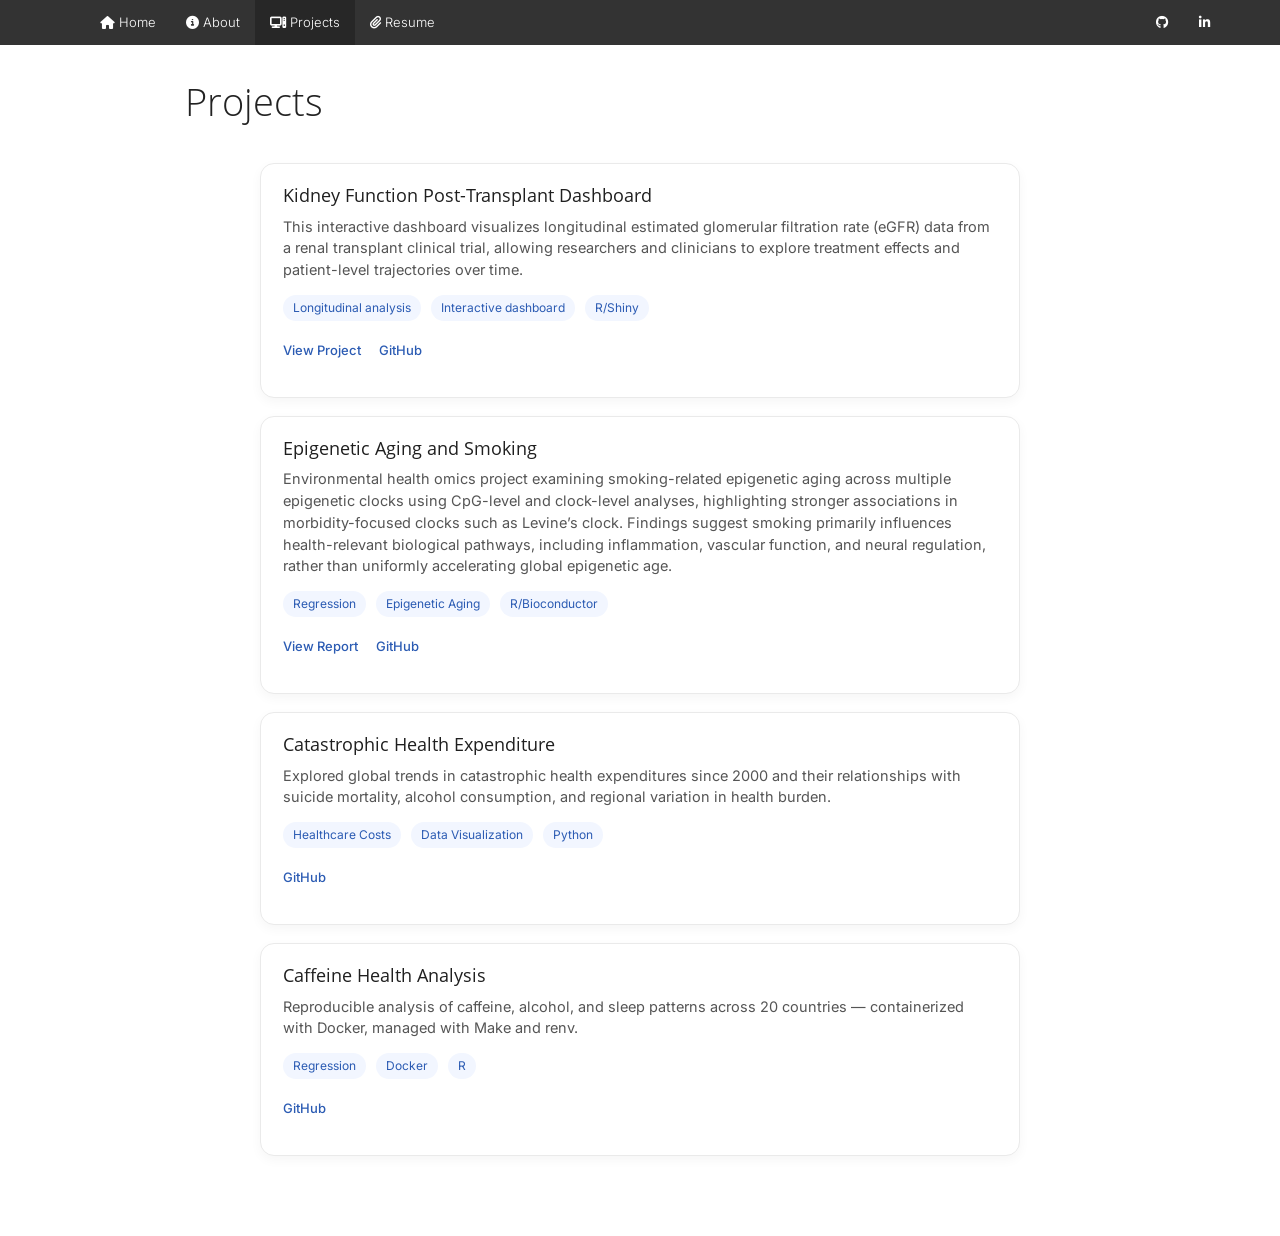
<file: docs/projects.html>
<!DOCTYPE html>

<html>

<head>

<meta charset="utf-8" />
<meta name="generator" content="pandoc" />
<meta http-equiv="X-UA-Compatible" content="IE=EDGE" />




<title>Projects</title>

<script src="site_libs/header-attrs-2.31/header-attrs.js"></script>
<script src="site_libs/jquery-3.6.0/jquery-3.6.0.min.js"></script>
<meta name="viewport" content="width=device-width, initial-scale=1" />
<link href="site_libs/bootstrap-3.3.5/css/yeti.min.css" rel="stylesheet" />
<script src="site_libs/bootstrap-3.3.5/js/bootstrap.min.js"></script>
<script src="site_libs/bootstrap-3.3.5/shim/html5shiv.min.js"></script>
<script src="site_libs/bootstrap-3.3.5/shim/respond.min.js"></script>
<style>h1 {font-size: 34px;}
       h1.title {font-size: 38px;}
       h2 {font-size: 30px;}
       h3 {font-size: 24px;}
       h4 {font-size: 18px;}
       h5 {font-size: 16px;}
       h6 {font-size: 12px;}
       code {color: inherit; background-color: rgba(0, 0, 0, 0.04);}
       pre:not([class]) { background-color: white }</style>
<script src="site_libs/navigation-1.1/tabsets.js"></script>
<link href="site_libs/highlightjs-9.12.0/default.css" rel="stylesheet" />
<script src="site_libs/highlightjs-9.12.0/highlight.js"></script>
<link href="site_libs/font-awesome-6.5.2/css/all.min.css" rel="stylesheet" />
<link href="site_libs/font-awesome-6.5.2/css/v4-shims.min.css" rel="stylesheet" />
<link rel="icon" type="image/png" href="images/favicon.ico"/>

<style type="text/css">
  code{white-space: pre-wrap;}
  span.smallcaps{font-variant: small-caps;}
  span.underline{text-decoration: underline;}
  div.column{display: inline-block; vertical-align: top; width: 50%;}
  div.hanging-indent{margin-left: 1.5em; text-indent: -1.5em;}
  ul.task-list{list-style: none;}
    </style>

<style type="text/css">code{white-space: pre;}</style>
<script type="text/javascript">
if (window.hljs) {
  hljs.configure({languages: []});
  hljs.initHighlightingOnLoad();
  if (document.readyState && document.readyState === "complete") {
    window.setTimeout(function() { hljs.initHighlighting(); }, 0);
  }
}
</script>






<link rel="stylesheet" href="style.css" type="text/css" />



<style type = "text/css">
.main-container {
  max-width: 940px;
  margin-left: auto;
  margin-right: auto;
}
img {
  max-width:100%;
}
.tabbed-pane {
  padding-top: 12px;
}
.html-widget {
  margin-bottom: 20px;
}
button.code-folding-btn:focus {
  outline: none;
}
summary {
  display: list-item;
}
details > summary > p:only-child {
  display: inline;
}
pre code {
  padding: 0;
}
</style>


<style type="text/css">
.dropdown-submenu {
  position: relative;
}
.dropdown-submenu>.dropdown-menu {
  top: 0;
  left: 100%;
  margin-top: -6px;
  margin-left: -1px;
  border-radius: 0 6px 6px 6px;
}
.dropdown-submenu:hover>.dropdown-menu {
  display: block;
}
.dropdown-submenu>a:after {
  display: block;
  content: " ";
  float: right;
  width: 0;
  height: 0;
  border-color: transparent;
  border-style: solid;
  border-width: 5px 0 5px 5px;
  border-left-color: #cccccc;
  margin-top: 5px;
  margin-right: -10px;
}
.dropdown-submenu:hover>a:after {
  border-left-color: #adb5bd;
}
.dropdown-submenu.pull-left {
  float: none;
}
.dropdown-submenu.pull-left>.dropdown-menu {
  left: -100%;
  margin-left: 10px;
  border-radius: 6px 0 6px 6px;
}
</style>

<script type="text/javascript">
// manage active state of menu based on current page
$(document).ready(function () {
  // active menu anchor
  href = window.location.pathname
  href = href.substr(href.lastIndexOf('/') + 1)
  if (href === "")
    href = "index.html";
  var menuAnchor = $('a[href="' + href + '"]');

  // mark the anchor link active (and if it's in a dropdown, also mark that active)
  var dropdown = menuAnchor.closest('li.dropdown');
  if (window.bootstrap) { // Bootstrap 4+
    menuAnchor.addClass('active');
    dropdown.find('> .dropdown-toggle').addClass('active');
  } else { // Bootstrap 3
    menuAnchor.parent().addClass('active');
    dropdown.addClass('active');
  }

  // Navbar adjustments
  var navHeight = $(".navbar").first().height() + 15;
  var style = document.createElement('style');
  var pt = "padding-top: " + navHeight + "px; ";
  var mt = "margin-top: -" + navHeight + "px; ";
  var css = "";
  // offset scroll position for anchor links (for fixed navbar)
  for (var i = 1; i <= 6; i++) {
    css += ".section h" + i + "{ " + pt + mt + "}\n";
  }
  style.innerHTML = "body {" + pt + "padding-bottom: 40px; }\n" + css;
  document.head.appendChild(style);
});
</script>

<!-- tabsets -->

<style type="text/css">
.tabset-dropdown > .nav-tabs {
  display: inline-table;
  max-height: 500px;
  min-height: 44px;
  overflow-y: auto;
  border: 1px solid #ddd;
  border-radius: 4px;
}

.tabset-dropdown > .nav-tabs > li.active:before, .tabset-dropdown > .nav-tabs.nav-tabs-open:before {
  content: "\e259";
  font-family: 'Glyphicons Halflings';
  display: inline-block;
  padding: 10px;
  border-right: 1px solid #ddd;
}

.tabset-dropdown > .nav-tabs.nav-tabs-open > li.active:before {
  content: "\e258";
  font-family: 'Glyphicons Halflings';
  border: none;
}

.tabset-dropdown > .nav-tabs > li.active {
  display: block;
}

.tabset-dropdown > .nav-tabs > li > a,
.tabset-dropdown > .nav-tabs > li > a:focus,
.tabset-dropdown > .nav-tabs > li > a:hover {
  border: none;
  display: inline-block;
  border-radius: 4px;
  background-color: transparent;
}

.tabset-dropdown > .nav-tabs.nav-tabs-open > li {
  display: block;
  float: none;
}

.tabset-dropdown > .nav-tabs > li {
  display: none;
}
</style>

<!-- code folding -->




</head>

<body>


<div class="container-fluid main-container">




<div class="navbar navbar-default  navbar-fixed-top" role="navigation">
  <div class="container">
    <div class="navbar-header">
      <button type="button" class="navbar-toggle collapsed" data-toggle="collapse" data-bs-toggle="collapse" data-target="#navbar" data-bs-target="#navbar">
        <span class="icon-bar"></span>
        <span class="icon-bar"></span>
        <span class="icon-bar"></span>
      </button>
      <a class="navbar-brand" href="index.html"></a>
    </div>
    <div id="navbar" class="navbar-collapse collapse">
      <ul class="nav navbar-nav">
        <li>
  <a href="index.html">
    <span class="fa fa-home"></span>
     
    Home
  </a>
</li>
<li>
  <a href="about.html">
    <span class="fa fa-circle-info"></span>
     
    About
  </a>
</li>
<li>
  <a href="projects.html">
    <span class="fa fa-computer"></span>
     
    Projects
  </a>
</li>
<li>
  <a href="files/KZhu_RES_S26.pdf">
    <span class="fa fa-paperclip"></span>
     
    Resume
  </a>
</li>
      </ul>
      <ul class="nav navbar-nav navbar-right">
        <li>
  <a href="https://github.com/khz123">
    <span class="fa fa-github"></span>
     
  </a>
</li>
<li>
  <a href="https://www.linkedin.com/in/kelly-zhu-h41423/">
    <span class="fa fa-linkedin"></span>
     
  </a>
</li>
      </ul>
    </div><!--/.nav-collapse -->
  </div><!--/.container -->
</div><!--/.navbar -->

<div id="header">



<h1 class="title toc-ignore">Projects</h1>

</div>


<!-- PROJECT CARD 1 -->
<div style="max-width: 800px; margin: 0 auto;">
<div class="projects-container">
<div class="project-card">
<h3>
Kidney Function Post-Transplant Dashboard
</h3>
<p>
This interactive dashboard visualizes longitudinal estimated glomerular
filtration rate (eGFR) data from a renal transplant clinical trial,
allowing researchers and clinicians to explore treatment effects and
patient-level trajectories over time.
</p>
<div class="tags">
<p><span>Longitudinal analysis</span> <span>Interactive dashboard</span>
<span>R/Shiny</span></p>
</div>
<div class="links">
<p><a href="https://4djnll-kelly-zhu.shinyapps.io/FinalProject3/">View
Project</a>
<a href="https://github.com/khz123/renal-outcomes-dashboard">GitHub</a></p>
</div>
</div>
<!-- PROJECT CARD 2 -->
<div class="project-card">
<h3>
Epigenetic Aging and Smoking
</h3>
<p>
Environmental health omics project examining smoking-related epigenetic
aging across multiple epigenetic clocks using CpG-level and clock-level
analyses, highlighting stronger associations in morbidity-focused clocks
such as Levine’s clock. Findings suggest smoking primarily influences
health-relevant biological pathways, including inflammation, vascular
function, and neural regulation, rather than uniformly accelerating
global epigenetic age.
</p>
<div class="tags">
<p><span>Regression</span> <span>Epigenetic Aging</span>
<span>R/Bioconductor</span></p>
</div>
<div class="links">
<p><a href="https://github.com/khz123/epigenetic-age-and-smoking/blob/main/report.pdf">View
Report</a>
<a href="https://github.com/khz123/epigenetic-age-and-smoking">GitHub</a></p>
</div>
</div>
<!-- PROJECT CARD 3 -->
<div class="project-card">
<h3>
Catastrophic Health Expenditure
</h3>
<p>
Explored global trends in catastrophic health expenditures since 2000
and their relationships with suicide mortality, alcohol consumption, and
regional variation in health burden.
</p>
<div class="tags">
<p><span>Healthcare Costs</span> <span>Data Visualization</span>
<span>Python</span></p>
</div>
<div class="links">
<p><a href="https://github.com/khz123/catastrophic-health-expenditure">GitHub</a></p>
</div>
</div>
<!-- PROJECT CARD 4 -->
<div class="project-card">
<h3>
Caffeine Health Analysis
</h3>
<p>
Reproducible analysis of caffeine, alcohol, and sleep patterns across 20
countries — containerized with Docker, managed with Make and renv.
</p>
<div class="tags">
<p><span>Regression</span> <span>Docker</span> <span>R</span></p>
</div>
<div class="links">
<p><a href="https://github.com/khz123/caffeine-health-analysis">GitHub</a></p>
</div>
</div>
</div>
</div>




</div>

<script>

// add bootstrap table styles to pandoc tables
function bootstrapStylePandocTables() {
  $('tr.odd').parent('tbody').parent('table').addClass('table table-condensed');
}
$(document).ready(function () {
  bootstrapStylePandocTables();
});


</script>

<!-- tabsets -->

<script>
$(document).ready(function () {
  window.buildTabsets("TOC");
});

$(document).ready(function () {
  $('.tabset-dropdown > .nav-tabs > li').click(function () {
    $(this).parent().toggleClass('nav-tabs-open');
  });
});
</script>

<!-- code folding -->


<!-- dynamically load mathjax for compatibility with self-contained -->
<script>
  (function () {
    var script = document.createElement("script");
    script.type = "text/javascript";
    script.src  = "https://mathjax.rstudio.com/latest/MathJax.js?config=TeX-AMS-MML_HTMLorMML";
    document.getElementsByTagName("head")[0].appendChild(script);
  })();
</script>

</body>
</html>
</file>
<file: docs/site_libs/highlightjs-9.12.0/default.css>
.hljs-literal {
  color: #990073;
}

.hljs-number {
  color: #099;
}

.hljs-comment {
  color: #998;
  font-style: italic;
}

.hljs-keyword {
  color: #900;
  font-weight: bold;
}

.hljs-string {
  color: #d14;
}
</file>
<file: docs/style.css>
@import url('https://fonts.googleapis.com/css2?family=Inter:ital,opsz,wght@0,14..32,100..900;1,14..32,100..900&display=swap');

/* Default link colors */
a {
  color: #6017BA;  /* color for links */
  text-decoration: none;
}

/* Hover state */
a:hover {
  color: #4B1291;  /* color for links when mouse hovers */
  text-decoration: underline;
}

body {
    font-family: 'Inter';
    font-size: 16px;
}

.projects-container {
  max-width: 850px;
  margin: 40px auto;
  padding: 0 20px;
  font-family: 'Inter', sans-serif;
}

/* CARD */
.project-card {
  background: #ffffff;
  border: 1px solid #eaeaea;
  border-radius: 14px;
  padding: 22px;
  margin-bottom: 18px;

  box-shadow: 0 4px 12px rgba(0,0,0,0.04);
  transition: all 0.2s ease;
}

.project-card:hover {
  transform: translateY(-4px);
  box-shadow: 0 10px 22px rgba(0,0,0,0.08);
}

/* TITLE */
.project-card h3 {
  margin: 0 0 10px 0;
  font-size: 18px;
  font-weight: 500;
  color: #1f1f1f;
}

/* DESCRIPTION */
.project-card p {
  margin: 0 0 14px 0;
  color: #555;
  line-height: 1.5;
  font-size: 14.5px;
}

/* TAGS */
.tags {
  margin-bottom: 14px;
}

.tags span {
  display: inline-block;
  background: #f2f6ff;
  color: #2b5bb3;
  font-size: 12px;
  padding: 4px 10px;
  border-radius: 999px;
  margin-right: 6px;
  margin-bottom: 4px;
}

/* LINKS */
.links a {
  text-decoration: none;
  font-size: 13px;
  margin-right: 14px;
  color: #2b5bb3;
  font-weight: 500;
}

.links a:hover {
  text-decoration: underline;
}
</file>
<file: docs/site_libs/bootstrap-3.3.5/css/yeti.min.css>
@font-face {
  font-family: 'Open Sans';
  font-style: normal;
  font-weight: 300;
  src: url(fonts/OpenSansLight.ttf) format('truetype');
}
@font-face {
  font-family: 'Open Sans';
  font-style: normal;
  font-weight: 400;
  src: url(fonts/OpenSans.ttf) format('truetype');
}
@font-face {
  font-family: 'Open Sans';
  font-style: normal;
  font-weight: 700;
  src: url(fonts/OpenSansBold.ttf) format('truetype');
}
@font-face {
  font-family: 'Open Sans';
  font-style: italic;
  font-weight: 300;
  src: url(fonts/OpenSansLightItalic.ttf) format('truetype');
}
@font-face {
  font-family: 'Open Sans';
  font-style: italic;
  font-weight: 400;
  src: url(fonts/OpenSansItalic.ttf) format('truetype');
}
@font-face {
  font-family: 'Open Sans';
  font-style: italic;
  font-weight: 700;
  src: url(fonts/OpenSansBoldItalic.ttf) format('truetype');
}


/*!
 * bootswatch v3.3.6
 * Homepage: http://bootswatch.com
 * Copyright 2012-2015 Thomas Park
 * Licensed under MIT
 * Based on Bootstrap
*//*!
 * Bootstrap v3.3.6 (http://getbootstrap.com)
 * Copyright 2011-2015 Twitter, Inc.
 * Licensed under MIT (https://github.com/twbs/bootstrap/blob/master/LICENSE)
 *//*! normalize.css v3.0.3 | MIT License | github.com/necolas/normalize.css */html{font-family:sans-serif;-ms-text-size-adjust:100%;-webkit-text-size-adjust:100%}body{margin:0}article,aside,details,figcaption,figure,footer,header,hgroup,main,menu,nav,section,summary{display:block}audio,canvas,progress,video{display:inline-block;vertical-align:baseline}audio:not([controls]){display:none;height:0}[hidden],template{display:none}a{background-color:transparent}a:active,a:hover{outline:0}abbr[title]{border-bottom:1px dotted}b,strong{font-weight:bold}dfn{font-style:italic}h1{font-size:2em;margin:0.67em 0}mark{background:#ff0;color:#000}small{font-size:80%}sub,sup{font-size:75%;line-height:0;position:relative;vertical-align:baseline}sup{top:-0.5em}sub{bottom:-0.25em}img{border:0}svg:not(:root){overflow:hidden}figure{margin:1em 40px}hr{-webkit-box-sizing:content-box;-moz-box-sizing:content-box;box-sizing:content-box;height:0}pre{overflow:auto}code,kbd,pre,samp{font-family:monospace, monospace;font-size:1em}button,input,optgroup,select,textarea{color:inherit;font:inherit;margin:0}button{overflow:visible}button,select{text-transform:none}button,html input[type="button"],input[type="reset"],input[type="submit"]{-webkit-appearance:button;cursor:pointer}button[disabled],html input[disabled]{cursor:default}button::-moz-focus-inner,input::-moz-focus-inner{border:0;padding:0}input{line-height:normal}input[type="checkbox"],input[type="radio"]{-webkit-box-sizing:border-box;-moz-box-sizing:border-box;box-sizing:border-box;padding:0}input[type="number"]::-webkit-inner-spin-button,input[type="number"]::-webkit-outer-spin-button{height:auto}input[type="search"]{-webkit-appearance:textfield;-webkit-box-sizing:content-box;-moz-box-sizing:content-box;box-sizing:content-box}input[type="search"]::-webkit-search-cancel-button,input[type="search"]::-webkit-search-decoration{-webkit-appearance:none}fieldset{border:1px solid #c0c0c0;margin:0 2px;padding:0.35em 0.625em 0.75em}legend{border:0;padding:0}textarea{overflow:auto}optgroup{font-weight:bold}table{border-collapse:collapse;border-spacing:0}td,th{padding:0}/*! Source: https://github.com/h5bp/html5-boilerplate/blob/master/src/css/main.css */@media print{*,*:before,*:after{background:transparent !important;color:#000 !important;-webkit-box-shadow:none !important;box-shadow:none !important;text-shadow:none !important}a,a:visited{text-decoration:underline}a[href]:after{content:" (" attr(href) ")"}abbr[title]:after{content:" (" attr(title) ")"}a[href^="#"]:after,a[href^="javascript:"]:after{content:""}pre,blockquote{border:1px solid #999;page-break-inside:avoid}thead{display:table-header-group}tr,img{page-break-inside:avoid}img{max-width:100% !important}p,h2,h3{orphans:3;widows:3}h2,h3{page-break-after:avoid}.navbar{display:none}.btn>.caret,.dropup>.btn>.caret{border-top-color:#000 !important}.label{border:1px solid #000}.table{border-collapse:collapse !important}.table td,.table th{background-color:#fff !important}.table-bordered th,.table-bordered td{border:1px solid #ddd !important}}@font-face{font-family:'Glyphicons Halflings';src:url('../fonts/glyphicons-halflings-regular.eot');src:url('../fonts/glyphicons-halflings-regular.eot?#iefix') format('embedded-opentype'),url('../fonts/glyphicons-halflings-regular.woff') format('woff'),url('../fonts/glyphicons-halflings-regular.ttf') format('truetype'),url('../fonts/glyphicons-halflings-regular.svg#glyphicons_halflingsregular') format('svg')}.glyphicon{position:relative;top:1px;display:inline-block;font-family:'Glyphicons Halflings';font-style:normal;font-weight:normal;line-height:1;-webkit-font-smoothing:antialiased;-moz-osx-font-smoothing:grayscale}.glyphicon-asterisk:before{content:"\002a"}.glyphicon-plus:before{content:"\002b"}.glyphicon-euro:before,.glyphicon-eur:before{content:"\20ac"}.glyphicon-minus:before{content:"\2212"}.glyphicon-cloud:before{content:"\2601"}.glyphicon-envelope:before{content:"\2709"}.glyphicon-pencil:before{content:"\270f"}.glyphicon-glass:before{content:"\e001"}.glyphicon-music:before{content:"\e002"}.glyphicon-search:before{content:"\e003"}.glyphicon-heart:before{content:"\e005"}.glyphicon-star:before{content:"\e006"}.glyphicon-star-empty:before{content:"\e007"}.glyphicon-user:before{content:"\e008"}.glyphicon-film:before{content:"\e009"}.glyphicon-th-large:before{content:"\e010"}.glyphicon-th:before{content:"\e011"}.glyphicon-th-list:before{content:"\e012"}.glyphicon-ok:before{content:"\e013"}.glyphicon-remove:before{content:"\e014"}.glyphicon-zoom-in:before{content:"\e015"}.glyphicon-zoom-out:before{content:"\e016"}.glyphicon-off:before{content:"\e017"}.glyphicon-signal:before{content:"\e018"}.glyphicon-cog:before{content:"\e019"}.glyphicon-trash:before{content:"\e020"}.glyphicon-home:before{content:"\e021"}.glyphicon-file:before{content:"\e022"}.glyphicon-time:before{content:"\e023"}.glyphicon-road:before{content:"\e024"}.glyphicon-download-alt:before{content:"\e025"}.glyphicon-download:before{content:"\e026"}.glyphicon-upload:before{content:"\e027"}.glyphicon-inbox:before{content:"\e028"}.glyphicon-play-circle:before{content:"\e029"}.glyphicon-repeat:before{content:"\e030"}.glyphicon-refresh:before{content:"\e031"}.glyphicon-list-alt:before{content:"\e032"}.glyphicon-lock:before{content:"\e033"}.glyphicon-flag:before{content:"\e034"}.glyphicon-headphones:before{content:"\e035"}.glyphicon-volume-off:before{content:"\e036"}.glyphicon-volume-down:before{content:"\e037"}.glyphicon-volume-up:before{content:"\e038"}.glyphicon-qrcode:before{content:"\e039"}.glyphicon-barcode:before{content:"\e040"}.glyphicon-tag:before{content:"\e041"}.glyphicon-tags:before{content:"\e042"}.glyphicon-book:before{content:"\e043"}.glyphicon-bookmark:before{content:"\e044"}.glyphicon-print:before{content:"\e045"}.glyphicon-camera:before{content:"\e046"}.glyphicon-font:before{content:"\e047"}.glyphicon-bold:before{content:"\e048"}.glyphicon-italic:before{content:"\e049"}.glyphicon-text-height:before{content:"\e050"}.glyphicon-text-width:before{content:"\e051"}.glyphicon-align-left:before{content:"\e052"}.glyphicon-align-center:before{content:"\e053"}.glyphicon-align-right:before{content:"\e054"}.glyphicon-align-justify:before{content:"\e055"}.glyphicon-list:before{content:"\e056"}.glyphicon-indent-left:before{content:"\e057"}.glyphicon-indent-right:before{content:"\e058"}.glyphicon-facetime-video:before{content:"\e059"}.glyphicon-picture:before{content:"\e060"}.glyphicon-map-marker:before{content:"\e062"}.glyphicon-adjust:before{content:"\e063"}.glyphicon-tint:before{content:"\e064"}.glyphicon-edit:before{content:"\e065"}.glyphicon-share:before{content:"\e066"}.glyphicon-check:before{content:"\e067"}.glyphicon-move:before{content:"\e068"}.glyphicon-step-backward:before{content:"\e069"}.glyphicon-fast-backward:before{content:"\e070"}.glyphicon-backward:before{content:"\e071"}.glyphicon-play:before{content:"\e072"}.glyphicon-pause:before{content:"\e073"}.glyphicon-stop:before{content:"\e074"}.glyphicon-forward:before{content:"\e075"}.glyphicon-fast-forward:before{content:"\e076"}.glyphicon-step-forward:before{content:"\e077"}.glyphicon-eject:before{content:"\e078"}.glyphicon-chevron-left:before{content:"\e079"}.glyphicon-chevron-right:before{content:"\e080"}.glyphicon-plus-sign:before{content:"\e081"}.glyphicon-minus-sign:before{content:"\e082"}.glyphicon-remove-sign:before{content:"\e083"}.glyphicon-ok-sign:before{content:"\e084"}.glyphicon-question-sign:before{content:"\e085"}.glyphicon-info-sign:before{content:"\e086"}.glyphicon-screenshot:before{content:"\e087"}.glyphicon-remove-circle:before{content:"\e088"}.glyphicon-ok-circle:before{content:"\e089"}.glyphicon-ban-circle:before{content:"\e090"}.glyphicon-arrow-left:before{content:"\e091"}.glyphicon-arrow-right:before{content:"\e092"}.glyphicon-arrow-up:before{content:"\e093"}.glyphicon-arrow-down:before{content:"\e094"}.glyphicon-share-alt:before{content:"\e095"}.glyphicon-resize-full:before{content:"\e096"}.glyphicon-resize-small:before{content:"\e097"}.glyphicon-exclamation-sign:before{content:"\e101"}.glyphicon-gift:before{content:"\e102"}.glyphicon-leaf:before{content:"\e103"}.glyphicon-fire:before{content:"\e104"}.glyphicon-eye-open:before{content:"\e105"}.glyphicon-eye-close:before{content:"\e106"}.glyphicon-warning-sign:before{content:"\e107"}.glyphicon-plane:before{content:"\e108"}.glyphicon-calendar:before{content:"\e109"}.glyphicon-random:before{content:"\e110"}.glyphicon-comment:before{content:"\e111"}.glyphicon-magnet:before{content:"\e112"}.glyphicon-chevron-up:before{content:"\e113"}.glyphicon-chevron-down:before{content:"\e114"}.glyphicon-retweet:before{content:"\e115"}.glyphicon-shopping-cart:before{content:"\e116"}.glyphicon-folder-close:before{content:"\e117"}.glyphicon-folder-open:before{content:"\e118"}.glyphicon-resize-vertical:before{content:"\e119"}.glyphicon-resize-horizontal:before{content:"\e120"}.glyphicon-hdd:before{content:"\e121"}.glyphicon-bullhorn:before{content:"\e122"}.glyphicon-bell:before{content:"\e123"}.glyphicon-certificate:before{content:"\e124"}.glyphicon-thumbs-up:before{content:"\e125"}.glyphicon-thumbs-down:before{content:"\e126"}.glyphicon-hand-right:before{content:"\e127"}.glyphicon-hand-left:before{content:"\e128"}.glyphicon-hand-up:before{content:"\e129"}.glyphicon-hand-down:before{content:"\e130"}.glyphicon-circle-arrow-right:before{content:"\e131"}.glyphicon-circle-arrow-left:before{content:"\e132"}.glyphicon-circle-arrow-up:before{content:"\e133"}.glyphicon-circle-arrow-down:before{content:"\e134"}.glyphicon-globe:before{content:"\e135"}.glyphicon-wrench:before{content:"\e136"}.glyphicon-tasks:before{content:"\e137"}.glyphicon-filter:before{content:"\e138"}.glyphicon-briefcase:before{content:"\e139"}.glyphicon-fullscreen:before{content:"\e140"}.glyphicon-dashboard:before{content:"\e141"}.glyphicon-paperclip:before{content:"\e142"}.glyphicon-heart-empty:before{content:"\e143"}.glyphicon-link:before{content:"\e144"}.glyphicon-phone:before{content:"\e145"}.glyphicon-pushpin:before{content:"\e146"}.glyphicon-usd:before{content:"\e148"}.glyphicon-gbp:before{content:"\e149"}.glyphicon-sort:before{content:"\e150"}.glyphicon-sort-by-alphabet:before{content:"\e151"}.glyphicon-sort-by-alphabet-alt:before{content:"\e152"}.glyphicon-sort-by-order:before{content:"\e153"}.glyphicon-sort-by-order-alt:before{content:"\e154"}.glyphicon-sort-by-attributes:before{content:"\e155"}.glyphicon-sort-by-attributes-alt:before{content:"\e156"}.glyphicon-unchecked:before{content:"\e157"}.glyphicon-expand:before{content:"\e158"}.glyphicon-collapse-down:before{content:"\e159"}.glyphicon-collapse-up:before{content:"\e160"}.glyphicon-log-in:before{content:"\e161"}.glyphicon-flash:before{content:"\e162"}.glyphicon-log-out:before{content:"\e163"}.glyphicon-new-window:before{content:"\e164"}.glyphicon-record:before{content:"\e165"}.glyphicon-save:before{content:"\e166"}.glyphicon-open:before{content:"\e167"}.glyphicon-saved:before{content:"\e168"}.glyphicon-import:before{content:"\e169"}.glyphicon-export:before{content:"\e170"}.glyphicon-send:before{content:"\e171"}.glyphicon-floppy-disk:before{content:"\e172"}.glyphicon-floppy-saved:before{content:"\e173"}.glyphicon-floppy-remove:before{content:"\e174"}.glyphicon-floppy-save:before{content:"\e175"}.glyphicon-floppy-open:before{content:"\e176"}.glyphicon-credit-card:before{content:"\e177"}.glyphicon-transfer:before{content:"\e178"}.glyphicon-cutlery:before{content:"\e179"}.glyphicon-header:before{content:"\e180"}.glyphicon-compressed:before{content:"\e181"}.glyphicon-earphone:before{content:"\e182"}.glyphicon-phone-alt:before{content:"\e183"}.glyphicon-tower:before{content:"\e184"}.glyphicon-stats:before{content:"\e185"}.glyphicon-sd-video:before{content:"\e186"}.glyphicon-hd-video:before{content:"\e187"}.glyphicon-subtitles:before{content:"\e188"}.glyphicon-sound-stereo:before{content:"\e189"}.glyphicon-sound-dolby:before{content:"\e190"}.glyphicon-sound-5-1:before{content:"\e191"}.glyphicon-sound-6-1:before{content:"\e192"}.glyphicon-sound-7-1:before{content:"\e193"}.glyphicon-copyright-mark:before{content:"\e194"}.glyphicon-registration-mark:before{content:"\e195"}.glyphicon-cloud-download:before{content:"\e197"}.glyphicon-cloud-upload:before{content:"\e198"}.glyphicon-tree-conifer:before{content:"\e199"}.glyphicon-tree-deciduous:before{content:"\e200"}.glyphicon-cd:before{content:"\e201"}.glyphicon-save-file:before{content:"\e202"}.glyphicon-open-file:before{content:"\e203"}.glyphicon-level-up:before{content:"\e204"}.glyphicon-copy:before{content:"\e205"}.glyphicon-paste:before{content:"\e206"}.glyphicon-alert:before{content:"\e209"}.glyphicon-equalizer:before{content:"\e210"}.glyphicon-king:before{content:"\e211"}.glyphicon-queen:before{content:"\e212"}.glyphicon-pawn:before{content:"\e213"}.glyphicon-bishop:before{content:"\e214"}.glyphicon-knight:before{content:"\e215"}.glyphicon-baby-formula:before{content:"\e216"}.glyphicon-tent:before{content:"\26fa"}.glyphicon-blackboard:before{content:"\e218"}.glyphicon-bed:before{content:"\e219"}.glyphicon-apple:before{content:"\f8ff"}.glyphicon-erase:before{content:"\e221"}.glyphicon-hourglass:before{content:"\231b"}.glyphicon-lamp:before{content:"\e223"}.glyphicon-duplicate:before{content:"\e224"}.glyphicon-piggy-bank:before{content:"\e225"}.glyphicon-scissors:before{content:"\e226"}.glyphicon-bitcoin:before{content:"\e227"}.glyphicon-btc:before{content:"\e227"}.glyphicon-xbt:before{content:"\e227"}.glyphicon-yen:before{content:"\00a5"}.glyphicon-jpy:before{content:"\00a5"}.glyphicon-ruble:before{content:"\20bd"}.glyphicon-rub:before{content:"\20bd"}.glyphicon-scale:before{content:"\e230"}.glyphicon-ice-lolly:before{content:"\e231"}.glyphicon-ice-lolly-tasted:before{content:"\e232"}.glyphicon-education:before{content:"\e233"}.glyphicon-option-horizontal:before{content:"\e234"}.glyphicon-option-vertical:before{content:"\e235"}.glyphicon-menu-hamburger:before{content:"\e236"}.glyphicon-modal-window:before{content:"\e237"}.glyphicon-oil:before{content:"\e238"}.glyphicon-grain:before{content:"\e239"}.glyphicon-sunglasses:before{content:"\e240"}.glyphicon-text-size:before{content:"\e241"}.glyphicon-text-color:before{content:"\e242"}.glyphicon-text-background:before{content:"\e243"}.glyphicon-object-align-top:before{content:"\e244"}.glyphicon-object-align-bottom:before{content:"\e245"}.glyphicon-object-align-horizontal:before{content:"\e246"}.glyphicon-object-align-left:before{content:"\e247"}.glyphicon-object-align-vertical:before{content:"\e248"}.glyphicon-object-align-right:before{content:"\e249"}.glyphicon-triangle-right:before{content:"\e250"}.glyphicon-triangle-left:before{content:"\e251"}.glyphicon-triangle-bottom:before{content:"\e252"}.glyphicon-triangle-top:before{content:"\e253"}.glyphicon-console:before{content:"\e254"}.glyphicon-superscript:before{content:"\e255"}.glyphicon-subscript:before{content:"\e256"}.glyphicon-menu-left:before{content:"\e257"}.glyphicon-menu-right:before{content:"\e258"}.glyphicon-menu-down:before{content:"\e259"}.glyphicon-menu-up:before{content:"\e260"}*{-webkit-box-sizing:border-box;-moz-box-sizing:border-box;box-sizing:border-box}*:before,*:after{-webkit-box-sizing:border-box;-moz-box-sizing:border-box;box-sizing:border-box}html{font-size:10px;-webkit-tap-highlight-color:rgba(0,0,0,0)}body{font-family:"Open Sans","Helvetica Neue",Helvetica,Arial,sans-serif;font-size:15px;line-height:1.4;color:#222222;background-color:#ffffff}input,button,select,textarea{font-family:inherit;font-size:inherit;line-height:inherit}a{color:#008cba;text-decoration:none}a:hover,a:focus{color:#008cba;text-decoration:underline}a:focus{outline:thin dotted;outline:5px auto -webkit-focus-ring-color;outline-offset:-2px}figure{margin:0}img{vertical-align:middle}.img-responsive,.thumbnail>img,.thumbnail a>img,.carousel-inner>.item>img,.carousel-inner>.item>a>img{display:block;max-width:100%;height:auto}.img-rounded{border-radius:0}.img-thumbnail{padding:4px;line-height:1.4;background-color:#ffffff;border:1px solid #dddddd;border-radius:0;-webkit-transition:all .2s ease-in-out;-o-transition:all .2s ease-in-out;transition:all .2s ease-in-out;display:inline-block;max-width:100%;height:auto}.img-circle{border-radius:50%}hr{margin-top:21px;margin-bottom:21px;border:0;border-top:1px solid #dddddd}.sr-only{position:absolute;width:1px;height:1px;margin:-1px;padding:0;overflow:hidden;clip:rect(0, 0, 0, 0);border:0}.sr-only-focusable:active,.sr-only-focusable:focus{position:static;width:auto;height:auto;margin:0;overflow:visible;clip:auto}[role="button"]{cursor:pointer}h1,h2,h3,h4,h5,h6,.h1,.h2,.h3,.h4,.h5,.h6{font-family:"Open Sans","Helvetica Neue",Helvetica,Arial,sans-serif;font-weight:300;line-height:1.1;color:inherit}h1 small,h2 small,h3 small,h4 small,h5 small,h6 small,.h1 small,.h2 small,.h3 small,.h4 small,.h5 small,.h6 small,h1 .small,h2 .small,h3 .small,h4 .small,h5 .small,h6 .small,.h1 .small,.h2 .small,.h3 .small,.h4 .small,.h5 .small,.h6 .small{font-weight:normal;line-height:1;color:#999999}h1,.h1,h2,.h2,h3,.h3{margin-top:21px;margin-bottom:10.5px}h1 small,.h1 small,h2 small,.h2 small,h3 small,.h3 small,h1 .small,.h1 .small,h2 .small,.h2 .small,h3 .small,.h3 .small{font-size:65%}h4,.h4,h5,.h5,h6,.h6{margin-top:10.5px;margin-bottom:10.5px}h4 small,.h4 small,h5 small,.h5 small,h6 small,.h6 small,h4 .small,.h4 .small,h5 .small,.h5 .small,h6 .small,.h6 .small{font-size:75%}h1,.h1{font-size:39px}h2,.h2{font-size:32px}h3,.h3{font-size:26px}h4,.h4{font-size:19px}h5,.h5{font-size:15px}h6,.h6{font-size:13px}p{margin:0 0 10.5px}.lead{margin-bottom:21px;font-size:17px;font-weight:300;line-height:1.4}@media (min-width:768px){.lead{font-size:22.5px}}small,.small{font-size:80%}mark,.mark{background-color:#fcf8e3;padding:.2em}.text-left{text-align:left}.text-right{text-align:right}.text-center{text-align:center}.text-justify{text-align:justify}.text-nowrap{white-space:nowrap}.text-lowercase{text-transform:lowercase}.text-uppercase{text-transform:uppercase}.text-capitalize{text-transform:capitalize}.text-muted{color:#999999}.text-primary{color:#008cba}a.text-primary:hover,a.text-primary:focus{color:#006687}.text-success{color:#43ac6a}a.text-success:hover,a.text-success:focus{color:#358753}.text-info{color:#5bc0de}a.text-info:hover,a.text-info:focus{color:#31b0d5}.text-warning{color:#e99002}a.text-warning:hover,a.text-warning:focus{color:#b67102}.text-danger{color:#f04124}a.text-danger:hover,a.text-danger:focus{color:#d32a0e}.bg-primary{color:#fff;background-color:#008cba}a.bg-primary:hover,a.bg-primary:focus{background-color:#006687}.bg-success{background-color:#dff0d8}a.bg-success:hover,a.bg-success:focus{background-color:#c1e2b3}.bg-info{background-color:#d9edf7}a.bg-info:hover,a.bg-info:focus{background-color:#afd9ee}.bg-warning{background-color:#fcf8e3}a.bg-warning:hover,a.bg-warning:focus{background-color:#f7ecb5}.bg-danger{background-color:#f2dede}a.bg-danger:hover,a.bg-danger:focus{background-color:#e4b9b9}.page-header{padding-bottom:9.5px;margin:42px 0 21px;border-bottom:1px solid #dddddd}ul,ol{margin-top:0;margin-bottom:10.5px}ul ul,ol ul,ul ol,ol ol{margin-bottom:0}.list-unstyled{padding-left:0;list-style:none}.list-inline{padding-left:0;list-style:none;margin-left:-5px}.list-inline>li{display:inline-block;padding-left:5px;padding-right:5px}dl{margin-top:0;margin-bottom:21px}dt,dd{line-height:1.4}dt{font-weight:bold}dd{margin-left:0}@media (min-width:768px){.dl-horizontal dt{float:left;width:160px;clear:left;text-align:right;overflow:hidden;text-overflow:ellipsis;white-space:nowrap}.dl-horizontal dd{margin-left:180px}}abbr[title],abbr[data-original-title]{cursor:help;border-bottom:1px dotted #999999}.initialism{font-size:90%;text-transform:uppercase}blockquote{padding:10.5px 21px;margin:0 0 21px;font-size:18.75px;border-left:5px solid #dddddd}blockquote p:last-child,blockquote ul:last-child,blockquote ol:last-child{margin-bottom:0}blockquote footer,blockquote small,blockquote .small{display:block;font-size:80%;line-height:1.4;color:#6f6f6f}blockquote footer:before,blockquote small:before,blockquote .small:before{content:'\2014 \00A0'}.blockquote-reverse,blockquote.pull-right{padding-right:15px;padding-left:0;border-right:5px solid #dddddd;border-left:0;text-align:right}.blockquote-reverse footer:before,blockquote.pull-right footer:before,.blockquote-reverse small:before,blockquote.pull-right small:before,.blockquote-reverse .small:before,blockquote.pull-right .small:before{content:''}.blockquote-reverse footer:after,blockquote.pull-right footer:after,.blockquote-reverse small:after,blockquote.pull-right small:after,.blockquote-reverse .small:after,blockquote.pull-right .small:after{content:'\00A0 \2014'}address{margin-bottom:21px;font-style:normal;line-height:1.4}code,kbd,pre,samp{font-family:monospace}code{padding:2px 4px;font-size:90%;color:#c7254e;background-color:#f9f2f4;border-radius:0}kbd{padding:2px 4px;font-size:90%;color:#ffffff;background-color:#333333;border-radius:0;-webkit-box-shadow:inset 0 -1px 0 rgba(0,0,0,0.25);box-shadow:inset 0 -1px 0 rgba(0,0,0,0.25)}kbd kbd{padding:0;font-size:100%;font-weight:bold;-webkit-box-shadow:none;box-shadow:none}pre{display:block;padding:10px;margin:0 0 10.5px;font-size:14px;line-height:1.4;word-break:break-all;word-wrap:break-word;color:#333333;background-color:#f5f5f5;border:1px solid #cccccc;border-radius:0}pre code{padding:0;font-size:inherit;color:inherit;white-space:pre-wrap;background-color:transparent;border-radius:0}.pre-scrollable{max-height:340px;overflow-y:scroll}.container{margin-right:auto;margin-left:auto;padding-left:15px;padding-right:15px}@media (min-width:768px){.container{width:750px}}@media (min-width:992px){.container{width:970px}}@media (min-width:1200px){.container{width:1170px}}.container-fluid{margin-right:auto;margin-left:auto;padding-left:15px;padding-right:15px}.row{margin-left:-15px;margin-right:-15px}.col-xs-1,.col-sm-1,.col-md-1,.col-lg-1,.col-xs-2,.col-sm-2,.col-md-2,.col-lg-2,.col-xs-3,.col-sm-3,.col-md-3,.col-lg-3,.col-xs-4,.col-sm-4,.col-md-4,.col-lg-4,.col-xs-5,.col-sm-5,.col-md-5,.col-lg-5,.col-xs-6,.col-sm-6,.col-md-6,.col-lg-6,.col-xs-7,.col-sm-7,.col-md-7,.col-lg-7,.col-xs-8,.col-sm-8,.col-md-8,.col-lg-8,.col-xs-9,.col-sm-9,.col-md-9,.col-lg-9,.col-xs-10,.col-sm-10,.col-md-10,.col-lg-10,.col-xs-11,.col-sm-11,.col-md-11,.col-lg-11,.col-xs-12,.col-sm-12,.col-md-12,.col-lg-12{position:relative;min-height:1px;padding-left:15px;padding-right:15px}.col-xs-1,.col-xs-2,.col-xs-3,.col-xs-4,.col-xs-5,.col-xs-6,.col-xs-7,.col-xs-8,.col-xs-9,.col-xs-10,.col-xs-11,.col-xs-12{float:left}.col-xs-12{width:100%}.col-xs-11{width:91.66666667%}.col-xs-10{width:83.33333333%}.col-xs-9{width:75%}.col-xs-8{width:66.66666667%}.col-xs-7{width:58.33333333%}.col-xs-6{width:50%}.col-xs-5{width:41.66666667%}.col-xs-4{width:33.33333333%}.col-xs-3{width:25%}.col-xs-2{width:16.66666667%}.col-xs-1{width:8.33333333%}.col-xs-pull-12{right:100%}.col-xs-pull-11{right:91.66666667%}.col-xs-pull-10{right:83.33333333%}.col-xs-pull-9{right:75%}.col-xs-pull-8{right:66.66666667%}.col-xs-pull-7{right:58.33333333%}.col-xs-pull-6{right:50%}.col-xs-pull-5{right:41.66666667%}.col-xs-pull-4{right:33.33333333%}.col-xs-pull-3{right:25%}.col-xs-pull-2{right:16.66666667%}.col-xs-pull-1{right:8.33333333%}.col-xs-pull-0{right:auto}.col-xs-push-12{left:100%}.col-xs-push-11{left:91.66666667%}.col-xs-push-10{left:83.33333333%}.col-xs-push-9{left:75%}.col-xs-push-8{left:66.66666667%}.col-xs-push-7{left:58.33333333%}.col-xs-push-6{left:50%}.col-xs-push-5{left:41.66666667%}.col-xs-push-4{left:33.33333333%}.col-xs-push-3{left:25%}.col-xs-push-2{left:16.66666667%}.col-xs-push-1{left:8.33333333%}.col-xs-push-0{left:auto}.col-xs-offset-12{margin-left:100%}.col-xs-offset-11{margin-left:91.66666667%}.col-xs-offset-10{margin-left:83.33333333%}.col-xs-offset-9{margin-left:75%}.col-xs-offset-8{margin-left:66.66666667%}.col-xs-offset-7{margin-left:58.33333333%}.col-xs-offset-6{margin-left:50%}.col-xs-offset-5{margin-left:41.66666667%}.col-xs-offset-4{margin-left:33.33333333%}.col-xs-offset-3{margin-left:25%}.col-xs-offset-2{margin-left:16.66666667%}.col-xs-offset-1{margin-left:8.33333333%}.col-xs-offset-0{margin-left:0%}@media (min-width:768px){.col-sm-1,.col-sm-2,.col-sm-3,.col-sm-4,.col-sm-5,.col-sm-6,.col-sm-7,.col-sm-8,.col-sm-9,.col-sm-10,.col-sm-11,.col-sm-12{float:left}.col-sm-12{width:100%}.col-sm-11{width:91.66666667%}.col-sm-10{width:83.33333333%}.col-sm-9{width:75%}.col-sm-8{width:66.66666667%}.col-sm-7{width:58.33333333%}.col-sm-6{width:50%}.col-sm-5{width:41.66666667%}.col-sm-4{width:33.33333333%}.col-sm-3{width:25%}.col-sm-2{width:16.66666667%}.col-sm-1{width:8.33333333%}.col-sm-pull-12{right:100%}.col-sm-pull-11{right:91.66666667%}.col-sm-pull-10{right:83.33333333%}.col-sm-pull-9{right:75%}.col-sm-pull-8{right:66.66666667%}.col-sm-pull-7{right:58.33333333%}.col-sm-pull-6{right:50%}.col-sm-pull-5{right:41.66666667%}.col-sm-pull-4{right:33.33333333%}.col-sm-pull-3{right:25%}.col-sm-pull-2{right:16.66666667%}.col-sm-pull-1{right:8.33333333%}.col-sm-pull-0{right:auto}.col-sm-push-12{left:100%}.col-sm-push-11{left:91.66666667%}.col-sm-push-10{left:83.33333333%}.col-sm-push-9{left:75%}.col-sm-push-8{left:66.66666667%}.col-sm-push-7{left:58.33333333%}.col-sm-push-6{left:50%}.col-sm-push-5{left:41.66666667%}.col-sm-push-4{left:33.33333333%}.col-sm-push-3{left:25%}.col-sm-push-2{left:16.66666667%}.col-sm-push-1{left:8.33333333%}.col-sm-push-0{left:auto}.col-sm-offset-12{margin-left:100%}.col-sm-offset-11{margin-left:91.66666667%}.col-sm-offset-10{margin-left:83.33333333%}.col-sm-offset-9{margin-left:75%}.col-sm-offset-8{margin-left:66.66666667%}.col-sm-offset-7{margin-left:58.33333333%}.col-sm-offset-6{margin-left:50%}.col-sm-offset-5{margin-left:41.66666667%}.col-sm-offset-4{margin-left:33.33333333%}.col-sm-offset-3{margin-left:25%}.col-sm-offset-2{margin-left:16.66666667%}.col-sm-offset-1{margin-left:8.33333333%}.col-sm-offset-0{margin-left:0%}}@media (min-width:992px){.col-md-1,.col-md-2,.col-md-3,.col-md-4,.col-md-5,.col-md-6,.col-md-7,.col-md-8,.col-md-9,.col-md-10,.col-md-11,.col-md-12{float:left}.col-md-12{width:100%}.col-md-11{width:91.66666667%}.col-md-10{width:83.33333333%}.col-md-9{width:75%}.col-md-8{width:66.66666667%}.col-md-7{width:58.33333333%}.col-md-6{width:50%}.col-md-5{width:41.66666667%}.col-md-4{width:33.33333333%}.col-md-3{width:25%}.col-md-2{width:16.66666667%}.col-md-1{width:8.33333333%}.col-md-pull-12{right:100%}.col-md-pull-11{right:91.66666667%}.col-md-pull-10{right:83.33333333%}.col-md-pull-9{right:75%}.col-md-pull-8{right:66.66666667%}.col-md-pull-7{right:58.33333333%}.col-md-pull-6{right:50%}.col-md-pull-5{right:41.66666667%}.col-md-pull-4{right:33.33333333%}.col-md-pull-3{right:25%}.col-md-pull-2{right:16.66666667%}.col-md-pull-1{right:8.33333333%}.col-md-pull-0{right:auto}.col-md-push-12{left:100%}.col-md-push-11{left:91.66666667%}.col-md-push-10{left:83.33333333%}.col-md-push-9{left:75%}.col-md-push-8{left:66.66666667%}.col-md-push-7{left:58.33333333%}.col-md-push-6{left:50%}.col-md-push-5{left:41.66666667%}.col-md-push-4{left:33.33333333%}.col-md-push-3{left:25%}.col-md-push-2{left:16.66666667%}.col-md-push-1{left:8.33333333%}.col-md-push-0{left:auto}.col-md-offset-12{margin-left:100%}.col-md-offset-11{margin-left:91.66666667%}.col-md-offset-10{margin-left:83.33333333%}.col-md-offset-9{margin-left:75%}.col-md-offset-8{margin-left:66.66666667%}.col-md-offset-7{margin-left:58.33333333%}.col-md-offset-6{margin-left:50%}.col-md-offset-5{margin-left:41.66666667%}.col-md-offset-4{margin-left:33.33333333%}.col-md-offset-3{margin-left:25%}.col-md-offset-2{margin-left:16.66666667%}.col-md-offset-1{margin-left:8.33333333%}.col-md-offset-0{margin-left:0%}}@media (min-width:1200px){.col-lg-1,.col-lg-2,.col-lg-3,.col-lg-4,.col-lg-5,.col-lg-6,.col-lg-7,.col-lg-8,.col-lg-9,.col-lg-10,.col-lg-11,.col-lg-12{float:left}.col-lg-12{width:100%}.col-lg-11{width:91.66666667%}.col-lg-10{width:83.33333333%}.col-lg-9{width:75%}.col-lg-8{width:66.66666667%}.col-lg-7{width:58.33333333%}.col-lg-6{width:50%}.col-lg-5{width:41.66666667%}.col-lg-4{width:33.33333333%}.col-lg-3{width:25%}.col-lg-2{width:16.66666667%}.col-lg-1{width:8.33333333%}.col-lg-pull-12{right:100%}.col-lg-pull-11{right:91.66666667%}.col-lg-pull-10{right:83.33333333%}.col-lg-pull-9{right:75%}.col-lg-pull-8{right:66.66666667%}.col-lg-pull-7{right:58.33333333%}.col-lg-pull-6{right:50%}.col-lg-pull-5{right:41.66666667%}.col-lg-pull-4{right:33.33333333%}.col-lg-pull-3{right:25%}.col-lg-pull-2{right:16.66666667%}.col-lg-pull-1{right:8.33333333%}.col-lg-pull-0{right:auto}.col-lg-push-12{left:100%}.col-lg-push-11{left:91.66666667%}.col-lg-push-10{left:83.33333333%}.col-lg-push-9{left:75%}.col-lg-push-8{left:66.66666667%}.col-lg-push-7{left:58.33333333%}.col-lg-push-6{left:50%}.col-lg-push-5{left:41.66666667%}.col-lg-push-4{left:33.33333333%}.col-lg-push-3{left:25%}.col-lg-push-2{left:16.66666667%}.col-lg-push-1{left:8.33333333%}.col-lg-push-0{left:auto}.col-lg-offset-12{margin-left:100%}.col-lg-offset-11{margin-left:91.66666667%}.col-lg-offset-10{margin-left:83.33333333%}.col-lg-offset-9{margin-left:75%}.col-lg-offset-8{margin-left:66.66666667%}.col-lg-offset-7{margin-left:58.33333333%}.col-lg-offset-6{margin-left:50%}.col-lg-offset-5{margin-left:41.66666667%}.col-lg-offset-4{margin-left:33.33333333%}.col-lg-offset-3{margin-left:25%}.col-lg-offset-2{margin-left:16.66666667%}.col-lg-offset-1{margin-left:8.33333333%}.col-lg-offset-0{margin-left:0%}}table{background-color:transparent}caption{padding-top:8px;padding-bottom:8px;color:#999999;text-align:left}th{}.table{width:100%;max-width:100%;margin-bottom:21px}.table>thead>tr>th,.table>tbody>tr>th,.table>tfoot>tr>th,.table>thead>tr>td,.table>tbody>tr>td,.table>tfoot>tr>td{padding:8px;line-height:1.4;vertical-align:top;border-top:1px solid #dddddd}.table>thead>tr>th{vertical-align:bottom;border-bottom:2px solid #dddddd}.table>caption+thead>tr:first-child>th,.table>colgroup+thead>tr:first-child>th,.table>thead:first-child>tr:first-child>th,.table>caption+thead>tr:first-child>td,.table>colgroup+thead>tr:first-child>td,.table>thead:first-child>tr:first-child>td{border-top:0}.table>tbody+tbody{border-top:2px solid #dddddd}.table .table{background-color:#ffffff}.table-condensed>thead>tr>th,.table-condensed>tbody>tr>th,.table-condensed>tfoot>tr>th,.table-condensed>thead>tr>td,.table-condensed>tbody>tr>td,.table-condensed>tfoot>tr>td{padding:5px}.table-bordered{border:1px solid #dddddd}.table-bordered>thead>tr>th,.table-bordered>tbody>tr>th,.table-bordered>tfoot>tr>th,.table-bordered>thead>tr>td,.table-bordered>tbody>tr>td,.table-bordered>tfoot>tr>td{border:1px solid #dddddd}.table-bordered>thead>tr>th,.table-bordered>thead>tr>td{border-bottom-width:2px}.table-striped>tbody>tr:nth-of-type(odd){background-color:#f9f9f9}.table-hover>tbody>tr:hover{background-color:#f5f5f5}table col[class*="col-"]{position:static;float:none;display:table-column}table td[class*="col-"],table th[class*="col-"]{position:static;float:none;display:table-cell}.table>thead>tr>td.active,.table>tbody>tr>td.active,.table>tfoot>tr>td.active,.table>thead>tr>th.active,.table>tbody>tr>th.active,.table>tfoot>tr>th.active,.table>thead>tr.active>td,.table>tbody>tr.active>td,.table>tfoot>tr.active>td,.table>thead>tr.active>th,.table>tbody>tr.active>th,.table>tfoot>tr.active>th{background-color:#f5f5f5}.table-hover>tbody>tr>td.active:hover,.table-hover>tbody>tr>th.active:hover,.table-hover>tbody>tr.active:hover>td,.table-hover>tbody>tr:hover>.active,.table-hover>tbody>tr.active:hover>th{background-color:#e8e8e8}.table>thead>tr>td.success,.table>tbody>tr>td.success,.table>tfoot>tr>td.success,.table>thead>tr>th.success,.table>tbody>tr>th.success,.table>tfoot>tr>th.success,.table>thead>tr.success>td,.table>tbody>tr.success>td,.table>tfoot>tr.success>td,.table>thead>tr.success>th,.table>tbody>tr.success>th,.table>tfoot>tr.success>th{background-color:#dff0d8}.table-hover>tbody>tr>td.success:hover,.table-hover>tbody>tr>th.success:hover,.table-hover>tbody>tr.success:hover>td,.table-hover>tbody>tr:hover>.success,.table-hover>tbody>tr.success:hover>th{background-color:#d0e9c6}.table>thead>tr>td.info,.table>tbody>tr>td.info,.table>tfoot>tr>td.info,.table>thead>tr>th.info,.table>tbody>tr>th.info,.table>tfoot>tr>th.info,.table>thead>tr.info>td,.table>tbody>tr.info>td,.table>tfoot>tr.info>td,.table>thead>tr.info>th,.table>tbody>tr.info>th,.table>tfoot>tr.info>th{background-color:#d9edf7}.table-hover>tbody>tr>td.info:hover,.table-hover>tbody>tr>th.info:hover,.table-hover>tbody>tr.info:hover>td,.table-hover>tbody>tr:hover>.info,.table-hover>tbody>tr.info:hover>th{background-color:#c4e3f3}.table>thead>tr>td.warning,.table>tbody>tr>td.warning,.table>tfoot>tr>td.warning,.table>thead>tr>th.warning,.table>tbody>tr>th.warning,.table>tfoot>tr>th.warning,.table>thead>tr.warning>td,.table>tbody>tr.warning>td,.table>tfoot>tr.warning>td,.table>thead>tr.warning>th,.table>tbody>tr.warning>th,.table>tfoot>tr.warning>th{background-color:#fcf8e3}.table-hover>tbody>tr>td.warning:hover,.table-hover>tbody>tr>th.warning:hover,.table-hover>tbody>tr.warning:hover>td,.table-hover>tbody>tr:hover>.warning,.table-hover>tbody>tr.warning:hover>th{background-color:#faf2cc}.table>thead>tr>td.danger,.table>tbody>tr>td.danger,.table>tfoot>tr>td.danger,.table>thead>tr>th.danger,.table>tbody>tr>th.danger,.table>tfoot>tr>th.danger,.table>thead>tr.danger>td,.table>tbody>tr.danger>td,.table>tfoot>tr.danger>td,.table>thead>tr.danger>th,.table>tbody>tr.danger>th,.table>tfoot>tr.danger>th{background-color:#f2dede}.table-hover>tbody>tr>td.danger:hover,.table-hover>tbody>tr>th.danger:hover,.table-hover>tbody>tr.danger:hover>td,.table-hover>tbody>tr:hover>.danger,.table-hover>tbody>tr.danger:hover>th{background-color:#ebcccc}.table-responsive{overflow-x:auto;min-height:0.01%}@media screen and (max-width:767px){.table-responsive{width:100%;margin-bottom:15.75px;overflow-y:hidden;-ms-overflow-style:-ms-autohiding-scrollbar;border:1px solid #dddddd}.table-responsive>.table{margin-bottom:0}.table-responsive>.table>thead>tr>th,.table-responsive>.table>tbody>tr>th,.table-responsive>.table>tfoot>tr>th,.table-responsive>.table>thead>tr>td,.table-responsive>.table>tbody>tr>td,.table-responsive>.table>tfoot>tr>td{white-space:nowrap}.table-responsive>.table-bordered{border:0}.table-responsive>.table-bordered>thead>tr>th:first-child,.table-responsive>.table-bordered>tbody>tr>th:first-child,.table-responsive>.table-bordered>tfoot>tr>th:first-child,.table-responsive>.table-bordered>thead>tr>td:first-child,.table-responsive>.table-bordered>tbody>tr>td:first-child,.table-responsive>.table-bordered>tfoot>tr>td:first-child{border-left:0}.table-responsive>.table-bordered>thead>tr>th:last-child,.table-responsive>.table-bordered>tbody>tr>th:last-child,.table-responsive>.table-bordered>tfoot>tr>th:last-child,.table-responsive>.table-bordered>thead>tr>td:last-child,.table-responsive>.table-bordered>tbody>tr>td:last-child,.table-responsive>.table-bordered>tfoot>tr>td:last-child{border-right:0}.table-responsive>.table-bordered>tbody>tr:last-child>th,.table-responsive>.table-bordered>tfoot>tr:last-child>th,.table-responsive>.table-bordered>tbody>tr:last-child>td,.table-responsive>.table-bordered>tfoot>tr:last-child>td{border-bottom:0}}fieldset{padding:0;margin:0;border:0;min-width:0}legend{display:block;width:100%;padding:0;margin-bottom:21px;font-size:22.5px;line-height:inherit;color:#333333;border:0;border-bottom:1px solid #e5e5e5}label{display:inline-block;max-width:100%;margin-bottom:5px;font-weight:bold}input[type="search"]{-webkit-box-sizing:border-box;-moz-box-sizing:border-box;box-sizing:border-box}input[type="radio"],input[type="checkbox"]{margin:4px 0 0;margin-top:1px \9;line-height:normal}input[type="file"]{display:block}input[type="range"]{display:block;width:100%}select[multiple],select[size]{height:auto}input[type="file"]:focus,input[type="radio"]:focus,input[type="checkbox"]:focus{outline:thin dotted;outline:5px auto -webkit-focus-ring-color;outline-offset:-2px}output{display:block;padding-top:9px;font-size:15px;line-height:1.4;color:#6f6f6f}.form-control{display:block;width:100%;height:39px;padding:8px 12px;font-size:15px;line-height:1.4;color:#6f6f6f;background-color:#ffffff;background-image:none;border:1px solid #cccccc;border-radius:0;-webkit-box-shadow:inset 0 1px 1px rgba(0,0,0,0.075);box-shadow:inset 0 1px 1px rgba(0,0,0,0.075);-webkit-transition:border-color ease-in-out .15s,-webkit-box-shadow ease-in-out .15s;-o-transition:border-color ease-in-out .15s,box-shadow ease-in-out .15s;transition:border-color ease-in-out .15s,box-shadow ease-in-out .15s}.form-control:focus{border-color:#66afe9;outline:0;-webkit-box-shadow:inset 0 1px 1px rgba(0,0,0,0.075),0 0 8px rgba(102,175,233,0.6);box-shadow:inset 0 1px 1px rgba(0,0,0,0.075),0 0 8px rgba(102,175,233,0.6)}.form-control::-moz-placeholder{color:#999999;opacity:1}.form-control:-ms-input-placeholder{color:#999999}.form-control::-webkit-input-placeholder{color:#999999}.form-control::-ms-expand{border:0;background-color:transparent}.form-control[disabled],.form-control[readonly],fieldset[disabled] .form-control{background-color:#eeeeee;opacity:1}.form-control[disabled],fieldset[disabled] .form-control{cursor:not-allowed}textarea.form-control{height:auto}input[type="search"]{-webkit-appearance:none}@media screen and (-webkit-min-device-pixel-ratio:0){input[type="date"].form-control,input[type="time"].form-control,input[type="datetime-local"].form-control,input[type="month"].form-control{line-height:39px}input[type="date"].input-sm,input[type="time"].input-sm,input[type="datetime-local"].input-sm,input[type="month"].input-sm,.input-group-sm input[type="date"],.input-group-sm input[type="time"],.input-group-sm input[type="datetime-local"],.input-group-sm input[type="month"]{line-height:36px}input[type="date"].input-lg,input[type="time"].input-lg,input[type="datetime-local"].input-lg,input[type="month"].input-lg,.input-group-lg input[type="date"],.input-group-lg input[type="time"],.input-group-lg input[type="datetime-local"],.input-group-lg input[type="month"]{line-height:60px}}.form-group{margin-bottom:15px}.radio,.checkbox{position:relative;display:block;margin-top:10px;margin-bottom:10px}.radio label,.checkbox label{min-height:21px;padding-left:20px;margin-bottom:0;font-weight:normal;cursor:pointer}.radio input[type="radio"],.radio-inline input[type="radio"],.checkbox input[type="checkbox"],.checkbox-inline input[type="checkbox"]{position:absolute;margin-left:-20px;margin-top:4px \9}.radio+.radio,.checkbox+.checkbox{margin-top:-5px}.radio-inline,.checkbox-inline{position:relative;display:inline-block;padding-left:20px;margin-bottom:0;vertical-align:middle;font-weight:normal;cursor:pointer}.radio-inline+.radio-inline,.checkbox-inline+.checkbox-inline{margin-top:0;margin-left:10px}input[type="radio"][disabled],input[type="checkbox"][disabled],input[type="radio"].disabled,input[type="checkbox"].disabled,fieldset[disabled] input[type="radio"],fieldset[disabled] input[type="checkbox"]{cursor:not-allowed}.radio-inline.disabled,.checkbox-inline.disabled,fieldset[disabled] .radio-inline,fieldset[disabled] .checkbox-inline{cursor:not-allowed}.radio.disabled label,.checkbox.disabled label,fieldset[disabled] .radio label,fieldset[disabled] .checkbox label{cursor:not-allowed}.form-control-static{padding-top:9px;padding-bottom:9px;margin-bottom:0;min-height:36px}.form-control-static.input-lg,.form-control-static.input-sm{padding-left:0;padding-right:0}.input-sm{height:36px;padding:8px 12px;font-size:12px;line-height:1.5;border-radius:0}select.input-sm{height:36px;line-height:36px}textarea.input-sm,select[multiple].input-sm{height:auto}.form-group-sm .form-control{height:36px;padding:8px 12px;font-size:12px;line-height:1.5;border-radius:0}.form-group-sm select.form-control{height:36px;line-height:36px}.form-group-sm textarea.form-control,.form-group-sm select[multiple].form-control{height:auto}.form-group-sm .form-control-static{height:36px;min-height:33px;padding:9px 12px;font-size:12px;line-height:1.5}.input-lg{height:60px;padding:16px 20px;font-size:19px;line-height:1.3333333;border-radius:0}select.input-lg{height:60px;line-height:60px}textarea.input-lg,select[multiple].input-lg{height:auto}.form-group-lg .form-control{height:60px;padding:16px 20px;font-size:19px;line-height:1.3333333;border-radius:0}.form-group-lg select.form-control{height:60px;line-height:60px}.form-group-lg textarea.form-control,.form-group-lg select[multiple].form-control{height:auto}.form-group-lg .form-control-static{height:60px;min-height:40px;padding:17px 20px;font-size:19px;line-height:1.3333333}.has-feedback{position:relative}.has-feedback .form-control{padding-right:48.75px}.form-control-feedback{position:absolute;top:0;right:0;z-index:2;display:block;width:39px;height:39px;line-height:39px;text-align:center;pointer-events:none}.input-lg+.form-control-feedback,.input-group-lg+.form-control-feedback,.form-group-lg .form-control+.form-control-feedback{width:60px;height:60px;line-height:60px}.input-sm+.form-control-feedback,.input-group-sm+.form-control-feedback,.form-group-sm .form-control+.form-control-feedback{width:36px;height:36px;line-height:36px}.has-success .help-block,.has-success .control-label,.has-success .radio,.has-success .checkbox,.has-success .radio-inline,.has-success .checkbox-inline,.has-success.radio label,.has-success.checkbox label,.has-success.radio-inline label,.has-success.checkbox-inline label{color:#43ac6a}.has-success .form-control{border-color:#43ac6a;-webkit-box-shadow:inset 0 1px 1px rgba(0,0,0,0.075);box-shadow:inset 0 1px 1px rgba(0,0,0,0.075)}.has-success .form-control:focus{border-color:#358753;-webkit-box-shadow:inset 0 1px 1px rgba(0,0,0,0.075),0 0 6px #85d0a1;box-shadow:inset 0 1px 1px rgba(0,0,0,0.075),0 0 6px #85d0a1}.has-success .input-group-addon{color:#43ac6a;border-color:#43ac6a;background-color:#dff0d8}.has-success .form-control-feedback{color:#43ac6a}.has-warning .help-block,.has-warning .control-label,.has-warning .radio,.has-warning .checkbox,.has-warning .radio-inline,.has-warning .checkbox-inline,.has-warning.radio label,.has-warning.checkbox label,.has-warning.radio-inline label,.has-warning.checkbox-inline label{color:#e99002}.has-warning .form-control{border-color:#e99002;-webkit-box-shadow:inset 0 1px 1px rgba(0,0,0,0.075);box-shadow:inset 0 1px 1px rgba(0,0,0,0.075)}.has-warning .form-control:focus{border-color:#b67102;-webkit-box-shadow:inset 0 1px 1px rgba(0,0,0,0.075),0 0 6px #febc53;box-shadow:inset 0 1px 1px rgba(0,0,0,0.075),0 0 6px #febc53}.has-warning .input-group-addon{color:#e99002;border-color:#e99002;background-color:#fcf8e3}.has-warning .form-control-feedback{color:#e99002}.has-error .help-block,.has-error .control-label,.has-error .radio,.has-error .checkbox,.has-error .radio-inline,.has-error .checkbox-inline,.has-error.radio label,.has-error.checkbox label,.has-error.radio-inline label,.has-error.checkbox-inline label{color:#f04124}.has-error .form-control{border-color:#f04124;-webkit-box-shadow:inset 0 1px 1px rgba(0,0,0,0.075);box-shadow:inset 0 1px 1px rgba(0,0,0,0.075)}.has-error .form-control:focus{border-color:#d32a0e;-webkit-box-shadow:inset 0 1px 1px rgba(0,0,0,0.075),0 0 6px #f79483;box-shadow:inset 0 1px 1px rgba(0,0,0,0.075),0 0 6px #f79483}.has-error .input-group-addon{color:#f04124;border-color:#f04124;background-color:#f2dede}.has-error .form-control-feedback{color:#f04124}.has-feedback label~.form-control-feedback{top:26px}.has-feedback label.sr-only~.form-control-feedback{top:0}.help-block{display:block;margin-top:5px;margin-bottom:10px;color:#626262}@media (min-width:768px){.form-inline .form-group{display:inline-block;margin-bottom:0;vertical-align:middle}.form-inline .form-control{display:inline-block;width:auto;vertical-align:middle}.form-inline .form-control-static{display:inline-block}.form-inline .input-group{display:inline-table;vertical-align:middle}.form-inline .input-group .input-group-addon,.form-inline .input-group .input-group-btn,.form-inline .input-group .form-control{width:auto}.form-inline .input-group>.form-control{width:100%}.form-inline .control-label{margin-bottom:0;vertical-align:middle}.form-inline .radio,.form-inline .checkbox{display:inline-block;margin-top:0;margin-bottom:0;vertical-align:middle}.form-inline .radio label,.form-inline .checkbox label{padding-left:0}.form-inline .radio input[type="radio"],.form-inline .checkbox input[type="checkbox"]{position:relative;margin-left:0}.form-inline .has-feedback .form-control-feedback{top:0}}.form-horizontal .radio,.form-horizontal .checkbox,.form-horizontal .radio-inline,.form-horizontal .checkbox-inline{margin-top:0;margin-bottom:0;padding-top:9px}.form-horizontal .radio,.form-horizontal .checkbox{min-height:30px}.form-horizontal .form-group{margin-left:-15px;margin-right:-15px}@media (min-width:768px){.form-horizontal .control-label{text-align:right;margin-bottom:0;padding-top:9px}}.form-horizontal .has-feedback .form-control-feedback{right:15px}@media (min-width:768px){.form-horizontal .form-group-lg .control-label{padding-top:17px;font-size:19px}}@media (min-width:768px){.form-horizontal .form-group-sm .control-label{padding-top:9px;font-size:12px}}.btn{display:inline-block;margin-bottom:0;font-weight:normal;text-align:center;vertical-align:middle;-ms-touch-action:manipulation;touch-action:manipulation;cursor:pointer;background-image:none;border:1px solid transparent;white-space:nowrap;padding:8px 12px;font-size:15px;line-height:1.4;border-radius:0;-webkit-user-select:none;-moz-user-select:none;-ms-user-select:none;user-select:none}.btn:focus,.btn:active:focus,.btn.active:focus,.btn.focus,.btn:active.focus,.btn.active.focus{outline:thin dotted;outline:5px auto -webkit-focus-ring-color;outline-offset:-2px}.btn:hover,.btn:focus,.btn.focus{color:#333333;text-decoration:none}.btn:active,.btn.active{outline:0;background-image:none;-webkit-box-shadow:inset 0 3px 5px rgba(0,0,0,0.125);box-shadow:inset 0 3px 5px rgba(0,0,0,0.125)}.btn.disabled,.btn[disabled],fieldset[disabled] .btn{cursor:not-allowed;opacity:0.65;filter:alpha(opacity=65);-webkit-box-shadow:none;box-shadow:none}a.btn.disabled,fieldset[disabled] a.btn{pointer-events:none}.btn-default{color:#333333;background-color:#e7e7e7;border-color:#cccccc}.btn-default:focus,.btn-default.focus{color:#333333;background-color:#cecece;border-color:#8c8c8c}.btn-default:hover{color:#333333;background-color:#cecece;border-color:#adadad}.btn-default:active,.btn-default.active,.open>.dropdown-toggle.btn-default{color:#333333;background-color:#cecece;border-color:#adadad}.btn-default:active:hover,.btn-default.active:hover,.open>.dropdown-toggle.btn-default:hover,.btn-default:active:focus,.btn-default.active:focus,.open>.dropdown-toggle.btn-default:focus,.btn-default:active.focus,.btn-default.active.focus,.open>.dropdown-toggle.btn-default.focus{color:#333333;background-color:#bcbcbc;border-color:#8c8c8c}.btn-default:active,.btn-default.active,.open>.dropdown-toggle.btn-default{background-image:none}.btn-default.disabled:hover,.btn-default[disabled]:hover,fieldset[disabled] .btn-default:hover,.btn-default.disabled:focus,.btn-default[disabled]:focus,fieldset[disabled] .btn-default:focus,.btn-default.disabled.focus,.btn-default[disabled].focus,fieldset[disabled] .btn-default.focus{background-color:#e7e7e7;border-color:#cccccc}.btn-default .badge{color:#e7e7e7;background-color:#333333}.btn-primary{color:#ffffff;background-color:#008cba;border-color:#0079a1}.btn-primary:focus,.btn-primary.focus{color:#ffffff;background-color:#006687;border-color:#001921}.btn-primary:hover{color:#ffffff;background-color:#006687;border-color:#004b63}.btn-primary:active,.btn-primary.active,.open>.dropdown-toggle.btn-primary{color:#ffffff;background-color:#006687;border-color:#004b63}.btn-primary:active:hover,.btn-primary.active:hover,.open>.dropdown-toggle.btn-primary:hover,.btn-primary:active:focus,.btn-primary.active:focus,.open>.dropdown-toggle.btn-primary:focus,.btn-primary:active.focus,.btn-primary.active.focus,.open>.dropdown-toggle.btn-primary.focus{color:#ffffff;background-color:#004b63;border-color:#001921}.btn-primary:active,.btn-primary.active,.open>.dropdown-toggle.btn-primary{background-image:none}.btn-primary.disabled:hover,.btn-primary[disabled]:hover,fieldset[disabled] .btn-primary:hover,.btn-primary.disabled:focus,.btn-primary[disabled]:focus,fieldset[disabled] .btn-primary:focus,.btn-primary.disabled.focus,.btn-primary[disabled].focus,fieldset[disabled] .btn-primary.focus{background-color:#008cba;border-color:#0079a1}.btn-primary .badge{color:#008cba;background-color:#ffffff}.btn-success{color:#ffffff;background-color:#43ac6a;border-color:#3c9a5f}.btn-success:focus,.btn-success.focus{color:#ffffff;background-color:#358753;border-color:#183e26}.btn-success:hover{color:#ffffff;background-color:#358753;border-color:#2b6e44}.btn-success:active,.btn-success.active,.open>.dropdown-toggle.btn-success{color:#ffffff;background-color:#358753;border-color:#2b6e44}.btn-success:active:hover,.btn-success.active:hover,.open>.dropdown-toggle.btn-success:hover,.btn-success:active:focus,.btn-success.active:focus,.open>.dropdown-toggle.btn-success:focus,.btn-success:active.focus,.btn-success.active.focus,.open>.dropdown-toggle.btn-success.focus{color:#ffffff;background-color:#2b6e44;border-color:#183e26}.btn-success:active,.btn-success.active,.open>.dropdown-toggle.btn-success{background-image:none}.btn-success.disabled:hover,.btn-success[disabled]:hover,fieldset[disabled] .btn-success:hover,.btn-success.disabled:focus,.btn-success[disabled]:focus,fieldset[disabled] .btn-success:focus,.btn-success.disabled.focus,.btn-success[disabled].focus,fieldset[disabled] .btn-success.focus{background-color:#43ac6a;border-color:#3c9a5f}.btn-success .badge{color:#43ac6a;background-color:#ffffff}.btn-info{color:#ffffff;background-color:#5bc0de;border-color:#46b8da}.btn-info:focus,.btn-info.focus{color:#ffffff;background-color:#31b0d5;border-color:#1b6d85}.btn-info:hover{color:#ffffff;background-color:#31b0d5;border-color:#269abc}.btn-info:active,.btn-info.active,.open>.dropdown-toggle.btn-info{color:#ffffff;background-color:#31b0d5;border-color:#269abc}.btn-info:active:hover,.btn-info.active:hover,.open>.dropdown-toggle.btn-info:hover,.btn-info:active:focus,.btn-info.active:focus,.open>.dropdown-toggle.btn-info:focus,.btn-info:active.focus,.btn-info.active.focus,.open>.dropdown-toggle.btn-info.focus{color:#ffffff;background-color:#269abc;border-color:#1b6d85}.btn-info:active,.btn-info.active,.open>.dropdown-toggle.btn-info{background-image:none}.btn-info.disabled:hover,.btn-info[disabled]:hover,fieldset[disabled] .btn-info:hover,.btn-info.disabled:focus,.btn-info[disabled]:focus,fieldset[disabled] .btn-info:focus,.btn-info.disabled.focus,.btn-info[disabled].focus,fieldset[disabled] .btn-info.focus{background-color:#5bc0de;border-color:#46b8da}.btn-info .badge{color:#5bc0de;background-color:#ffffff}.btn-warning{color:#ffffff;background-color:#e99002;border-color:#d08002}.btn-warning:focus,.btn-warning.focus{color:#ffffff;background-color:#b67102;border-color:#513201}.btn-warning:hover{color:#ffffff;background-color:#b67102;border-color:#935b01}.btn-warning:active,.btn-warning.active,.open>.dropdown-toggle.btn-warning{color:#ffffff;background-color:#b67102;border-color:#935b01}.btn-warning:active:hover,.btn-warning.active:hover,.open>.dropdown-toggle.btn-warning:hover,.btn-warning:active:focus,.btn-warning.active:focus,.open>.dropdown-toggle.btn-warning:focus,.btn-warning:active.focus,.btn-warning.active.focus,.open>.dropdown-toggle.btn-warning.focus{color:#ffffff;background-color:#935b01;border-color:#513201}.btn-warning:active,.btn-warning.active,.open>.dropdown-toggle.btn-warning{background-image:none}.btn-warning.disabled:hover,.btn-warning[disabled]:hover,fieldset[disabled] .btn-warning:hover,.btn-warning.disabled:focus,.btn-warning[disabled]:focus,fieldset[disabled] .btn-warning:focus,.btn-warning.disabled.focus,.btn-warning[disabled].focus,fieldset[disabled] .btn-warning.focus{background-color:#e99002;border-color:#d08002}.btn-warning .badge{color:#e99002;background-color:#ffffff}.btn-danger{color:#ffffff;background-color:#f04124;border-color:#ea2f10}.btn-danger:focus,.btn-danger.focus{color:#ffffff;background-color:#d32a0e;border-color:#731708}.btn-danger:hover{color:#ffffff;background-color:#d32a0e;border-color:#b1240c}.btn-danger:active,.btn-danger.active,.open>.dropdown-toggle.btn-danger{color:#ffffff;background-color:#d32a0e;border-color:#b1240c}.btn-danger:active:hover,.btn-danger.active:hover,.open>.dropdown-toggle.btn-danger:hover,.btn-danger:active:focus,.btn-danger.active:focus,.open>.dropdown-toggle.btn-danger:focus,.btn-danger:active.focus,.btn-danger.active.focus,.open>.dropdown-toggle.btn-danger.focus{color:#ffffff;background-color:#b1240c;border-color:#731708}.btn-danger:active,.btn-danger.active,.open>.dropdown-toggle.btn-danger{background-image:none}.btn-danger.disabled:hover,.btn-danger[disabled]:hover,fieldset[disabled] .btn-danger:hover,.btn-danger.disabled:focus,.btn-danger[disabled]:focus,fieldset[disabled] .btn-danger:focus,.btn-danger.disabled.focus,.btn-danger[disabled].focus,fieldset[disabled] .btn-danger.focus{background-color:#f04124;border-color:#ea2f10}.btn-danger .badge{color:#f04124;background-color:#ffffff}.btn-link{color:#008cba;font-weight:normal;border-radius:0}.btn-link,.btn-link:active,.btn-link.active,.btn-link[disabled],fieldset[disabled] .btn-link{background-color:transparent;-webkit-box-shadow:none;box-shadow:none}.btn-link,.btn-link:hover,.btn-link:focus,.btn-link:active{border-color:transparent}.btn-link:hover,.btn-link:focus{color:#008cba;text-decoration:underline;background-color:transparent}.btn-link[disabled]:hover,fieldset[disabled] .btn-link:hover,.btn-link[disabled]:focus,fieldset[disabled] .btn-link:focus{color:#999999;text-decoration:none}.btn-lg,.btn-group-lg>.btn{padding:16px 20px;font-size:19px;line-height:1.3333333;border-radius:0}.btn-sm,.btn-group-sm>.btn{padding:8px 12px;font-size:12px;line-height:1.5;border-radius:0}.btn-xs,.btn-group-xs>.btn{padding:4px 6px;font-size:12px;line-height:1.5;border-radius:0}.btn-block{display:block;width:100%}.btn-block+.btn-block{margin-top:5px}input[type="submit"].btn-block,input[type="reset"].btn-block,input[type="button"].btn-block{width:100%}.fade{opacity:0;-webkit-transition:opacity 0.15s linear;-o-transition:opacity 0.15s linear;transition:opacity 0.15s linear}.fade.in{opacity:1}.collapse{display:none}.collapse.in{display:block}tr.collapse.in{display:table-row}tbody.collapse.in{display:table-row-group}.collapsing{position:relative;height:0;overflow:hidden;-webkit-transition-property:height, visibility;-o-transition-property:height, visibility;transition-property:height, visibility;-webkit-transition-duration:0.35s;-o-transition-duration:0.35s;transition-duration:0.35s;-webkit-transition-timing-function:ease;-o-transition-timing-function:ease;transition-timing-function:ease}.caret{display:inline-block;width:0;height:0;margin-left:2px;vertical-align:middle;border-top:4px dashed;border-top:4px solid \9;border-right:4px solid transparent;border-left:4px solid transparent}.dropup,.dropdown{position:relative}.dropdown-toggle:focus{outline:0}.dropdown-menu{position:absolute;top:100%;left:0;z-index:1000;display:none;float:left;min-width:160px;padding:5px 0;margin:2px 0 0;list-style:none;font-size:15px;text-align:left;background-color:#ffffff;border:1px solid #cccccc;border:1px solid rgba(0,0,0,0.15);border-radius:0;-webkit-box-shadow:0 6px 12px rgba(0,0,0,0.175);box-shadow:0 6px 12px rgba(0,0,0,0.175);-webkit-background-clip:padding-box;background-clip:padding-box}.dropdown-menu.pull-right{right:0;left:auto}.dropdown-menu .divider{height:1px;margin:9.5px 0;overflow:hidden;background-color:rgba(0,0,0,0.2)}.dropdown-menu>li>a{display:block;padding:3px 20px;clear:both;font-weight:normal;line-height:1.4;color:#555555;white-space:nowrap}.dropdown-menu>li>a:hover,.dropdown-menu>li>a:focus{text-decoration:none;color:#262626;background-color:#eeeeee}.dropdown-menu>.active>a,.dropdown-menu>.active>a:hover,.dropdown-menu>.active>a:focus{color:#ffffff;text-decoration:none;outline:0;background-color:#008cba}.dropdown-menu>.disabled>a,.dropdown-menu>.disabled>a:hover,.dropdown-menu>.disabled>a:focus{color:#999999}.dropdown-menu>.disabled>a:hover,.dropdown-menu>.disabled>a:focus{text-decoration:none;background-color:transparent;background-image:none;filter:progid:DXImageTransform.Microsoft.gradient(enabled=false);cursor:not-allowed}.open>.dropdown-menu{display:block}.open>a{outline:0}.dropdown-menu-right{left:auto;right:0}.dropdown-menu-left{left:0;right:auto}.dropdown-header{display:block;padding:3px 20px;font-size:12px;line-height:1.4;color:#999999;white-space:nowrap}.dropdown-backdrop{position:fixed;left:0;right:0;bottom:0;top:0;z-index:990}.pull-right>.dropdown-menu{right:0;left:auto}.dropup .caret,.navbar-fixed-bottom .dropdown .caret{border-top:0;border-bottom:4px dashed;border-bottom:4px solid \9;content:""}.dropup .dropdown-menu,.navbar-fixed-bottom .dropdown .dropdown-menu{top:auto;bottom:100%;margin-bottom:2px}@media (min-width:768px){.navbar-right .dropdown-menu{left:auto;right:0}.navbar-right .dropdown-menu-left{left:0;right:auto}}.btn-group,.btn-group-vertical{position:relative;display:inline-block;vertical-align:middle}.btn-group>.btn,.btn-group-vertical>.btn{position:relative;float:left}.btn-group>.btn:hover,.btn-group-vertical>.btn:hover,.btn-group>.btn:focus,.btn-group-vertical>.btn:focus,.btn-group>.btn:active,.btn-group-vertical>.btn:active,.btn-group>.btn.active,.btn-group-vertical>.btn.active{z-index:2}.btn-group .btn+.btn,.btn-group .btn+.btn-group,.btn-group .btn-group+.btn,.btn-group .btn-group+.btn-group{margin-left:-1px}.btn-toolbar{margin-left:-5px}.btn-toolbar .btn,.btn-toolbar .btn-group,.btn-toolbar .input-group{float:left}.btn-toolbar>.btn,.btn-toolbar>.btn-group,.btn-toolbar>.input-group{margin-left:5px}.btn-group>.btn:not(:first-child):not(:last-child):not(.dropdown-toggle){border-radius:0}.btn-group>.btn:first-child{margin-left:0}.btn-group>.btn:first-child:not(:last-child):not(.dropdown-toggle){border-bottom-right-radius:0;border-top-right-radius:0}.btn-group>.btn:last-child:not(:first-child),.btn-group>.dropdown-toggle:not(:first-child){border-bottom-left-radius:0;border-top-left-radius:0}.btn-group>.btn-group{float:left}.btn-group>.btn-group:not(:first-child):not(:last-child)>.btn{border-radius:0}.btn-group>.btn-group:first-child:not(:last-child)>.btn:last-child,.btn-group>.btn-group:first-child:not(:last-child)>.dropdown-toggle{border-bottom-right-radius:0;border-top-right-radius:0}.btn-group>.btn-group:last-child:not(:first-child)>.btn:first-child{border-bottom-left-radius:0;border-top-left-radius:0}.btn-group .dropdown-toggle:active,.btn-group.open .dropdown-toggle{outline:0}.btn-group>.btn+.dropdown-toggle{padding-left:8px;padding-right:8px}.btn-group>.btn-lg+.dropdown-toggle{padding-left:12px;padding-right:12px}.btn-group.open .dropdown-toggle{-webkit-box-shadow:inset 0 3px 5px rgba(0,0,0,0.125);box-shadow:inset 0 3px 5px rgba(0,0,0,0.125)}.btn-group.open .dropdown-toggle.btn-link{-webkit-box-shadow:none;box-shadow:none}.btn .caret{margin-left:0}.btn-lg .caret{border-width:5px 5px 0;border-bottom-width:0}.dropup .btn-lg .caret{border-width:0 5px 5px}.btn-group-vertical>.btn,.btn-group-vertical>.btn-group,.btn-group-vertical>.btn-group>.btn{display:block;float:none;width:100%;max-width:100%}.btn-group-vertical>.btn-group>.btn{float:none}.btn-group-vertical>.btn+.btn,.btn-group-vertical>.btn+.btn-group,.btn-group-vertical>.btn-group+.btn,.btn-group-vertical>.btn-group+.btn-group{margin-top:-1px;margin-left:0}.btn-group-vertical>.btn:not(:first-child):not(:last-child){border-radius:0}.btn-group-vertical>.btn:first-child:not(:last-child){border-top-right-radius:0;border-top-left-radius:0;border-bottom-right-radius:0;border-bottom-left-radius:0}.btn-group-vertical>.btn:last-child:not(:first-child){border-top-right-radius:0;border-top-left-radius:0;border-bottom-right-radius:0;border-bottom-left-radius:0}.btn-group-vertical>.btn-group:not(:first-child):not(:last-child)>.btn{border-radius:0}.btn-group-vertical>.btn-group:first-child:not(:last-child)>.btn:last-child,.btn-group-vertical>.btn-group:first-child:not(:last-child)>.dropdown-toggle{border-bottom-right-radius:0;border-bottom-left-radius:0}.btn-group-vertical>.btn-group:last-child:not(:first-child)>.btn:first-child{border-top-right-radius:0;border-top-left-radius:0}.btn-group-justified{display:table;width:100%;table-layout:fixed;border-collapse:separate}.btn-group-justified>.btn,.btn-group-justified>.btn-group{float:none;display:table-cell;width:1%}.btn-group-justified>.btn-group .btn{width:100%}.btn-group-justified>.btn-group .dropdown-menu{left:auto}[data-toggle="buttons"]>.btn input[type="radio"],[data-toggle="buttons"]>.btn-group>.btn input[type="radio"],[data-toggle="buttons"]>.btn input[type="checkbox"],[data-toggle="buttons"]>.btn-group>.btn input[type="checkbox"]{position:absolute;clip:rect(0, 0, 0, 0);pointer-events:none}.input-group{position:relative;display:table;border-collapse:separate}.input-group[class*="col-"]{float:none;padding-left:0;padding-right:0}.input-group .form-control{position:relative;z-index:2;float:left;width:100%;margin-bottom:0}.input-group .form-control:focus{z-index:3}.input-group-lg>.form-control,.input-group-lg>.input-group-addon,.input-group-lg>.input-group-btn>.btn{height:60px;padding:16px 20px;font-size:19px;line-height:1.3333333;border-radius:0}select.input-group-lg>.form-control,select.input-group-lg>.input-group-addon,select.input-group-lg>.input-group-btn>.btn{height:60px;line-height:60px}textarea.input-group-lg>.form-control,textarea.input-group-lg>.input-group-addon,textarea.input-group-lg>.input-group-btn>.btn,select[multiple].input-group-lg>.form-control,select[multiple].input-group-lg>.input-group-addon,select[multiple].input-group-lg>.input-group-btn>.btn{height:auto}.input-group-sm>.form-control,.input-group-sm>.input-group-addon,.input-group-sm>.input-group-btn>.btn{height:36px;padding:8px 12px;font-size:12px;line-height:1.5;border-radius:0}select.input-group-sm>.form-control,select.input-group-sm>.input-group-addon,select.input-group-sm>.input-group-btn>.btn{height:36px;line-height:36px}textarea.input-group-sm>.form-control,textarea.input-group-sm>.input-group-addon,textarea.input-group-sm>.input-group-btn>.btn,select[multiple].input-group-sm>.form-control,select[multiple].input-group-sm>.input-group-addon,select[multiple].input-group-sm>.input-group-btn>.btn{height:auto}.input-group-addon,.input-group-btn,.input-group .form-control{display:table-cell}.input-group-addon:not(:first-child):not(:last-child),.input-group-btn:not(:first-child):not(:last-child),.input-group .form-control:not(:first-child):not(:last-child){border-radius:0}.input-group-addon,.input-group-btn{width:1%;white-space:nowrap;vertical-align:middle}.input-group-addon{padding:8px 12px;font-size:15px;font-weight:normal;line-height:1;color:#6f6f6f;text-align:center;background-color:#eeeeee;border:1px solid #cccccc;border-radius:0}.input-group-addon.input-sm{padding:8px 12px;font-size:12px;border-radius:0}.input-group-addon.input-lg{padding:16px 20px;font-size:19px;border-radius:0}.input-group-addon input[type="radio"],.input-group-addon input[type="checkbox"]{margin-top:0}.input-group .form-control:first-child,.input-group-addon:first-child,.input-group-btn:first-child>.btn,.input-group-btn:first-child>.btn-group>.btn,.input-group-btn:first-child>.dropdown-toggle,.input-group-btn:last-child>.btn:not(:last-child):not(.dropdown-toggle),.input-group-btn:last-child>.btn-group:not(:last-child)>.btn{border-bottom-right-radius:0;border-top-right-radius:0}.input-group-addon:first-child{border-right:0}.input-group .form-control:last-child,.input-group-addon:last-child,.input-group-btn:last-child>.btn,.input-group-btn:last-child>.btn-group>.btn,.input-group-btn:last-child>.dropdown-toggle,.input-group-btn:first-child>.btn:not(:first-child),.input-group-btn:first-child>.btn-group:not(:first-child)>.btn{border-bottom-left-radius:0;border-top-left-radius:0}.input-group-addon:last-child{border-left:0}.input-group-btn{position:relative;font-size:0;white-space:nowrap}.input-group-btn>.btn{position:relative}.input-group-btn>.btn+.btn{margin-left:-1px}.input-group-btn>.btn:hover,.input-group-btn>.btn:focus,.input-group-btn>.btn:active{z-index:2}.input-group-btn:first-child>.btn,.input-group-btn:first-child>.btn-group{margin-right:-1px}.input-group-btn:last-child>.btn,.input-group-btn:last-child>.btn-group{z-index:2;margin-left:-1px}.nav{margin-bottom:0;padding-left:0;list-style:none}.nav>li{position:relative;display:block}.nav>li>a{position:relative;display:block;padding:10px 15px}.nav>li>a:hover,.nav>li>a:focus{text-decoration:none;background-color:#eeeeee}.nav>li.disabled>a{color:#999999}.nav>li.disabled>a:hover,.nav>li.disabled>a:focus{color:#999999;text-decoration:none;background-color:transparent;cursor:not-allowed}.nav .open>a,.nav .open>a:hover,.nav .open>a:focus{background-color:#eeeeee;border-color:#008cba}.nav .nav-divider{height:1px;margin:9.5px 0;overflow:hidden;background-color:#e5e5e5}.nav>li>a>img{max-width:none}.nav-tabs{border-bottom:1px solid #dddddd}.nav-tabs>li{float:left;margin-bottom:-1px}.nav-tabs>li>a{margin-right:2px;line-height:1.4;border:1px solid transparent;border-radius:0 0 0 0}.nav-tabs>li>a:hover{border-color:#eeeeee #eeeeee #dddddd}.nav-tabs>li.active>a,.nav-tabs>li.active>a:hover,.nav-tabs>li.active>a:focus{color:#6f6f6f;background-color:#ffffff;border:1px solid #dddddd;border-bottom-color:transparent;cursor:default}.nav-tabs.nav-justified{width:100%;border-bottom:0}.nav-tabs.nav-justified>li{float:none}.nav-tabs.nav-justified>li>a{text-align:center;margin-bottom:5px}.nav-tabs.nav-justified>.dropdown .dropdown-menu{top:auto;left:auto}@media (min-width:768px){.nav-tabs.nav-justified>li{display:table-cell;width:1%}.nav-tabs.nav-justified>li>a{margin-bottom:0}}.nav-tabs.nav-justified>li>a{margin-right:0;border-radius:0}.nav-tabs.nav-justified>.active>a,.nav-tabs.nav-justified>.active>a:hover,.nav-tabs.nav-justified>.active>a:focus{border:1px solid #dddddd}@media (min-width:768px){.nav-tabs.nav-justified>li>a{border-bottom:1px solid #dddddd;border-radius:0 0 0 0}.nav-tabs.nav-justified>.active>a,.nav-tabs.nav-justified>.active>a:hover,.nav-tabs.nav-justified>.active>a:focus{border-bottom-color:#ffffff}}.nav-pills>li{float:left}.nav-pills>li>a{border-radius:0}.nav-pills>li+li{margin-left:2px}.nav-pills>li.active>a,.nav-pills>li.active>a:hover,.nav-pills>li.active>a:focus{color:#ffffff;background-color:#008cba}.nav-stacked>li{float:none}.nav-stacked>li+li{margin-top:2px;margin-left:0}.nav-justified{width:100%}.nav-justified>li{float:none}.nav-justified>li>a{text-align:center;margin-bottom:5px}.nav-justified>.dropdown .dropdown-menu{top:auto;left:auto}@media (min-width:768px){.nav-justified>li{display:table-cell;width:1%}.nav-justified>li>a{margin-bottom:0}}.nav-tabs-justified{border-bottom:0}.nav-tabs-justified>li>a{margin-right:0;border-radius:0}.nav-tabs-justified>.active>a,.nav-tabs-justified>.active>a:hover,.nav-tabs-justified>.active>a:focus{border:1px solid #dddddd}@media (min-width:768px){.nav-tabs-justified>li>a{border-bottom:1px solid #dddddd;border-radius:0 0 0 0}.nav-tabs-justified>.active>a,.nav-tabs-justified>.active>a:hover,.nav-tabs-justified>.active>a:focus{border-bottom-color:#ffffff}}.tab-content>.tab-pane{display:none}.tab-content>.active{display:block}.nav-tabs .dropdown-menu{margin-top:-1px;border-top-right-radius:0;border-top-left-radius:0}.navbar{position:relative;min-height:45px;margin-bottom:21px;border:1px solid transparent}@media (min-width:768px){.navbar{border-radius:0}}@media (min-width:768px){.navbar-header{float:left}}.navbar-collapse{overflow-x:visible;padding-right:15px;padding-left:15px;border-top:1px solid transparent;-webkit-box-shadow:inset 0 1px 0 rgba(255,255,255,0.1);box-shadow:inset 0 1px 0 rgba(255,255,255,0.1);-webkit-overflow-scrolling:touch}.navbar-collapse.in{overflow-y:auto}@media (min-width:768px){.navbar-collapse{width:auto;border-top:0;-webkit-box-shadow:none;box-shadow:none}.navbar-collapse.collapse{display:block !important;height:auto !important;padding-bottom:0;overflow:visible !important}.navbar-collapse.in{overflow-y:visible}.navbar-fixed-top .navbar-collapse,.navbar-static-top .navbar-collapse,.navbar-fixed-bottom .navbar-collapse{padding-left:0;padding-right:0}}.navbar-fixed-top .navbar-collapse,.navbar-fixed-bottom .navbar-collapse{max-height:340px}@media (max-device-width:480px) and (orientation:landscape){.navbar-fixed-top .navbar-collapse,.navbar-fixed-bottom .navbar-collapse{max-height:200px}}.container>.navbar-header,.container-fluid>.navbar-header,.container>.navbar-collapse,.container-fluid>.navbar-collapse{margin-right:-15px;margin-left:-15px}@media (min-width:768px){.container>.navbar-header,.container-fluid>.navbar-header,.container>.navbar-collapse,.container-fluid>.navbar-collapse{margin-right:0;margin-left:0}}.navbar-static-top{z-index:1000;border-width:0 0 1px}@media (min-width:768px){.navbar-static-top{border-radius:0}}.navbar-fixed-top,.navbar-fixed-bottom{position:fixed;right:0;left:0;z-index:1030}@media (min-width:768px){.navbar-fixed-top,.navbar-fixed-bottom{border-radius:0}}.navbar-fixed-top{top:0;border-width:0 0 1px}.navbar-fixed-bottom{bottom:0;margin-bottom:0;border-width:1px 0 0}.navbar-brand{float:left;padding:12px 15px;font-size:19px;line-height:21px;height:45px}.navbar-brand:hover,.navbar-brand:focus{text-decoration:none}.navbar-brand>img{display:block}@media (min-width:768px){.navbar>.container .navbar-brand,.navbar>.container-fluid .navbar-brand{margin-left:-15px}}.navbar-toggle{position:relative;float:right;margin-right:15px;padding:9px 10px;margin-top:5.5px;margin-bottom:5.5px;background-color:transparent;background-image:none;border:1px solid transparent;border-radius:0}.navbar-toggle:focus{outline:0}.navbar-toggle .icon-bar{display:block;width:22px;height:2px;border-radius:1px}.navbar-toggle .icon-bar+.icon-bar{margin-top:4px}@media (min-width:768px){.navbar-toggle{display:none}}.navbar-nav{margin:6px -15px}.navbar-nav>li>a{padding-top:10px;padding-bottom:10px;line-height:21px}@media (max-width:767px){.navbar-nav .open .dropdown-menu{position:static;float:none;width:auto;margin-top:0;background-color:transparent;border:0;-webkit-box-shadow:none;box-shadow:none}.navbar-nav .open .dropdown-menu>li>a,.navbar-nav .open .dropdown-menu .dropdown-header{padding:5px 15px 5px 25px}.navbar-nav .open .dropdown-menu>li>a{line-height:21px}.navbar-nav .open .dropdown-menu>li>a:hover,.navbar-nav .open .dropdown-menu>li>a:focus{background-image:none}}@media (min-width:768px){.navbar-nav{float:left;margin:0}.navbar-nav>li{float:left}.navbar-nav>li>a{padding-top:12px;padding-bottom:12px}}.navbar-form{margin-left:-15px;margin-right:-15px;padding:10px 15px;border-top:1px solid transparent;border-bottom:1px solid transparent;-webkit-box-shadow:inset 0 1px 0 rgba(255,255,255,0.1),0 1px 0 rgba(255,255,255,0.1);box-shadow:inset 0 1px 0 rgba(255,255,255,0.1),0 1px 0 rgba(255,255,255,0.1);margin-top:3px;margin-bottom:3px}@media (min-width:768px){.navbar-form .form-group{display:inline-block;margin-bottom:0;vertical-align:middle}.navbar-form .form-control{display:inline-block;width:auto;vertical-align:middle}.navbar-form .form-control-static{display:inline-block}.navbar-form .input-group{display:inline-table;vertical-align:middle}.navbar-form .input-group .input-group-addon,.navbar-form .input-group .input-group-btn,.navbar-form .input-group .form-control{width:auto}.navbar-form .input-group>.form-control{width:100%}.navbar-form .control-label{margin-bottom:0;vertical-align:middle}.navbar-form .radio,.navbar-form .checkbox{display:inline-block;margin-top:0;margin-bottom:0;vertical-align:middle}.navbar-form .radio label,.navbar-form .checkbox label{padding-left:0}.navbar-form .radio input[type="radio"],.navbar-form .checkbox input[type="checkbox"]{position:relative;margin-left:0}.navbar-form .has-feedback .form-control-feedback{top:0}}@media (max-width:767px){.navbar-form .form-group{margin-bottom:5px}.navbar-form .form-group:last-child{margin-bottom:0}}@media (min-width:768px){.navbar-form{width:auto;border:0;margin-left:0;margin-right:0;padding-top:0;padding-bottom:0;-webkit-box-shadow:none;box-shadow:none}}.navbar-nav>li>.dropdown-menu{margin-top:0;border-top-right-radius:0;border-top-left-radius:0}.navbar-fixed-bottom .navbar-nav>li>.dropdown-menu{margin-bottom:0;border-top-right-radius:0;border-top-left-radius:0;border-bottom-right-radius:0;border-bottom-left-radius:0}.navbar-btn{margin-top:3px;margin-bottom:3px}.navbar-btn.btn-sm{margin-top:4.5px;margin-bottom:4.5px}.navbar-btn.btn-xs{margin-top:11.5px;margin-bottom:11.5px}.navbar-text{margin-top:12px;margin-bottom:12px}@media (min-width:768px){.navbar-text{float:left;margin-left:15px;margin-right:15px}}@media (min-width:768px){.navbar-left{float:left !important}.navbar-right{float:right !important;margin-right:-15px}.navbar-right~.navbar-right{margin-right:0}}.navbar-default{background-color:#333333;border-color:#222222}.navbar-default .navbar-brand{color:#ffffff}.navbar-default .navbar-brand:hover,.navbar-default .navbar-brand:focus{color:#ffffff;background-color:transparent}.navbar-default .navbar-text{color:#ffffff}.navbar-default .navbar-nav>li>a{color:#ffffff}.navbar-default .navbar-nav>li>a:hover,.navbar-default .navbar-nav>li>a:focus{color:#ffffff;background-color:#272727}.navbar-default .navbar-nav>.active>a,.navbar-default .navbar-nav>.active>a:hover,.navbar-default .navbar-nav>.active>a:focus{color:#ffffff;background-color:#272727}.navbar-default .navbar-nav>.disabled>a,.navbar-default .navbar-nav>.disabled>a:hover,.navbar-default .navbar-nav>.disabled>a:focus{color:#cccccc;background-color:transparent}.navbar-default .navbar-toggle{border-color:transparent}.navbar-default .navbar-toggle:hover,.navbar-default .navbar-toggle:focus{background-color:transparent}.navbar-default .navbar-toggle .icon-bar{background-color:#ffffff}.navbar-default .navbar-collapse,.navbar-default .navbar-form{border-color:#222222}.navbar-default .navbar-nav>.open>a,.navbar-default .navbar-nav>.open>a:hover,.navbar-default .navbar-nav>.open>a:focus{background-color:#272727;color:#ffffff}@media (max-width:767px){.navbar-default .navbar-nav .open .dropdown-menu>li>a{color:#ffffff}.navbar-default .navbar-nav .open .dropdown-menu>li>a:hover,.navbar-default .navbar-nav .open .dropdown-menu>li>a:focus{color:#ffffff;background-color:#272727}.navbar-default .navbar-nav .open .dropdown-menu>.active>a,.navbar-default .navbar-nav .open .dropdown-menu>.active>a:hover,.navbar-default .navbar-nav .open .dropdown-menu>.active>a:focus{color:#ffffff;background-color:#272727}.navbar-default .navbar-nav .open .dropdown-menu>.disabled>a,.navbar-default .navbar-nav .open .dropdown-menu>.disabled>a:hover,.navbar-default .navbar-nav .open .dropdown-menu>.disabled>a:focus{color:#cccccc;background-color:transparent}}.navbar-default .navbar-link{color:#ffffff}.navbar-default .navbar-link:hover{color:#ffffff}.navbar-default .btn-link{color:#ffffff}.navbar-default .btn-link:hover,.navbar-default .btn-link:focus{color:#ffffff}.navbar-default .btn-link[disabled]:hover,fieldset[disabled] .navbar-default .btn-link:hover,.navbar-default .btn-link[disabled]:focus,fieldset[disabled] .navbar-default .btn-link:focus{color:#cccccc}.navbar-inverse{background-color:#008cba;border-color:#006687}.navbar-inverse .navbar-brand{color:#ffffff}.navbar-inverse .navbar-brand:hover,.navbar-inverse .navbar-brand:focus{color:#ffffff;background-color:transparent}.navbar-inverse .navbar-text{color:#ffffff}.navbar-inverse .navbar-nav>li>a{color:#ffffff}.navbar-inverse .navbar-nav>li>a:hover,.navbar-inverse .navbar-nav>li>a:focus{color:#ffffff;background-color:#006687}.navbar-inverse .navbar-nav>.active>a,.navbar-inverse .navbar-nav>.active>a:hover,.navbar-inverse .navbar-nav>.active>a:focus{color:#ffffff;background-color:#006687}.navbar-inverse .navbar-nav>.disabled>a,.navbar-inverse .navbar-nav>.disabled>a:hover,.navbar-inverse .navbar-nav>.disabled>a:focus{color:#444444;background-color:transparent}.navbar-inverse .navbar-toggle{border-color:transparent}.navbar-inverse .navbar-toggle:hover,.navbar-inverse .navbar-toggle:focus{background-color:transparent}.navbar-inverse .navbar-toggle .icon-bar{background-color:#ffffff}.navbar-inverse .navbar-collapse,.navbar-inverse .navbar-form{border-color:#007196}.navbar-inverse .navbar-nav>.open>a,.navbar-inverse .navbar-nav>.open>a:hover,.navbar-inverse .navbar-nav>.open>a:focus{background-color:#006687;color:#ffffff}@media (max-width:767px){.navbar-inverse .navbar-nav .open .dropdown-menu>.dropdown-header{border-color:#006687}.navbar-inverse .navbar-nav .open .dropdown-menu .divider{background-color:#006687}.navbar-inverse .navbar-nav .open .dropdown-menu>li>a{color:#ffffff}.navbar-inverse .navbar-nav .open .dropdown-menu>li>a:hover,.navbar-inverse .navbar-nav .open .dropdown-menu>li>a:focus{color:#ffffff;background-color:#006687}.navbar-inverse .navbar-nav .open .dropdown-menu>.active>a,.navbar-inverse .navbar-nav .open .dropdown-menu>.active>a:hover,.navbar-inverse .navbar-nav .open .dropdown-menu>.active>a:focus{color:#ffffff;background-color:#006687}.navbar-inverse .navbar-nav .open .dropdown-menu>.disabled>a,.navbar-inverse .navbar-nav .open .dropdown-menu>.disabled>a:hover,.navbar-inverse .navbar-nav .open .dropdown-menu>.disabled>a:focus{color:#444444;background-color:transparent}}.navbar-inverse .navbar-link{color:#ffffff}.navbar-inverse .navbar-link:hover{color:#ffffff}.navbar-inverse .btn-link{color:#ffffff}.navbar-inverse .btn-link:hover,.navbar-inverse .btn-link:focus{color:#ffffff}.navbar-inverse .btn-link[disabled]:hover,fieldset[disabled] .navbar-inverse .btn-link:hover,.navbar-inverse .btn-link[disabled]:focus,fieldset[disabled] .navbar-inverse .btn-link:focus{color:#444444}.breadcrumb{padding:8px 15px;margin-bottom:21px;list-style:none;background-color:#f5f5f5;border-radius:0}.breadcrumb>li{display:inline-block}.breadcrumb>li+li:before{content:"/\00a0";padding:0 5px;color:#999999}.breadcrumb>.active{color:#333333}.pagination{display:inline-block;padding-left:0;margin:21px 0;border-radius:0}.pagination>li{display:inline}.pagination>li>a,.pagination>li>span{position:relative;float:left;padding:8px 12px;line-height:1.4;text-decoration:none;color:#008cba;background-color:transparent;border:1px solid transparent;margin-left:-1px}.pagination>li:first-child>a,.pagination>li:first-child>span{margin-left:0;border-bottom-left-radius:0;border-top-left-radius:0}.pagination>li:last-child>a,.pagination>li:last-child>span{border-bottom-right-radius:0;border-top-right-radius:0}.pagination>li>a:hover,.pagination>li>span:hover,.pagination>li>a:focus,.pagination>li>span:focus{z-index:2;color:#008cba;background-color:#eeeeee;border-color:transparent}.pagination>.active>a,.pagination>.active>span,.pagination>.active>a:hover,.pagination>.active>span:hover,.pagination>.active>a:focus,.pagination>.active>span:focus{z-index:3;color:#ffffff;background-color:#008cba;border-color:transparent;cursor:default}.pagination>.disabled>span,.pagination>.disabled>span:hover,.pagination>.disabled>span:focus,.pagination>.disabled>a,.pagination>.disabled>a:hover,.pagination>.disabled>a:focus{color:#999999;background-color:#ffffff;border-color:transparent;cursor:not-allowed}.pagination-lg>li>a,.pagination-lg>li>span{padding:16px 20px;font-size:19px;line-height:1.3333333}.pagination-lg>li:first-child>a,.pagination-lg>li:first-child>span{border-bottom-left-radius:0;border-top-left-radius:0}.pagination-lg>li:last-child>a,.pagination-lg>li:last-child>span{border-bottom-right-radius:0;border-top-right-radius:0}.pagination-sm>li>a,.pagination-sm>li>span{padding:8px 12px;font-size:12px;line-height:1.5}.pagination-sm>li:first-child>a,.pagination-sm>li:first-child>span{border-bottom-left-radius:0;border-top-left-radius:0}.pagination-sm>li:last-child>a,.pagination-sm>li:last-child>span{border-bottom-right-radius:0;border-top-right-radius:0}.pager{padding-left:0;margin:21px 0;list-style:none;text-align:center}.pager li{display:inline}.pager li>a,.pager li>span{display:inline-block;padding:5px 14px;background-color:transparent;border:1px solid transparent;border-radius:3px}.pager li>a:hover,.pager li>a:focus{text-decoration:none;background-color:#eeeeee}.pager .next>a,.pager .next>span{float:right}.pager .previous>a,.pager .previous>span{float:left}.pager .disabled>a,.pager .disabled>a:hover,.pager .disabled>a:focus,.pager .disabled>span{color:#999999;background-color:transparent;cursor:not-allowed}.label{display:inline;padding:.2em .6em .3em;font-size:75%;font-weight:bold;line-height:1;color:#ffffff;text-align:center;white-space:nowrap;vertical-align:baseline;border-radius:.25em}a.label:hover,a.label:focus{color:#ffffff;text-decoration:none;cursor:pointer}.label:empty{display:none}.btn .label{position:relative;top:-1px}.label-default{background-color:#999999}.label-default[href]:hover,.label-default[href]:focus{background-color:#808080}.label-primary{background-color:#008cba}.label-primary[href]:hover,.label-primary[href]:focus{background-color:#006687}.label-success{background-color:#43ac6a}.label-success[href]:hover,.label-success[href]:focus{background-color:#358753}.label-info{background-color:#5bc0de}.label-info[href]:hover,.label-info[href]:focus{background-color:#31b0d5}.label-warning{background-color:#e99002}.label-warning[href]:hover,.label-warning[href]:focus{background-color:#b67102}.label-danger{background-color:#f04124}.label-danger[href]:hover,.label-danger[href]:focus{background-color:#d32a0e}.badge{display:inline-block;min-width:10px;padding:3px 7px;font-size:12px;font-weight:bold;color:#ffffff;line-height:1;vertical-align:middle;white-space:nowrap;text-align:center;background-color:#008cba;border-radius:10px}.badge:empty{display:none}.btn .badge{position:relative;top:-1px}.btn-xs .badge,.btn-group-xs>.btn .badge{top:0;padding:1px 5px}a.badge:hover,a.badge:focus{color:#ffffff;text-decoration:none;cursor:pointer}.list-group-item.active>.badge,.nav-pills>.active>a>.badge{color:#008cba;background-color:#ffffff}.list-group-item>.badge{float:right}.list-group-item>.badge+.badge{margin-right:5px}.nav-pills>li>a>.badge{margin-left:3px}.jumbotron{padding-top:30px;padding-bottom:30px;margin-bottom:30px;color:inherit;background-color:#fafafa}.jumbotron h1,.jumbotron .h1{color:inherit}.jumbotron p{margin-bottom:15px;font-size:23px;font-weight:200}.jumbotron>hr{border-top-color:#e1e1e1}.container .jumbotron,.container-fluid .jumbotron{border-radius:0;padding-left:15px;padding-right:15px}.jumbotron .container{max-width:100%}@media screen and (min-width:768px){.jumbotron{padding-top:48px;padding-bottom:48px}.container .jumbotron,.container-fluid .jumbotron{padding-left:60px;padding-right:60px}.jumbotron h1,.jumbotron .h1{font-size:68px}}.thumbnail{display:block;padding:4px;margin-bottom:21px;line-height:1.4;background-color:#ffffff;border:1px solid #dddddd;border-radius:0;-webkit-transition:border .2s ease-in-out;-o-transition:border .2s ease-in-out;transition:border .2s ease-in-out}.thumbnail>img,.thumbnail a>img{margin-left:auto;margin-right:auto}a.thumbnail:hover,a.thumbnail:focus,a.thumbnail.active{border-color:#008cba}.thumbnail .caption{padding:9px;color:#222222}.alert{padding:15px;margin-bottom:21px;border:1px solid transparent;border-radius:0}.alert h4{margin-top:0;color:inherit}.alert .alert-link{font-weight:bold}.alert>p,.alert>ul{margin-bottom:0}.alert>p+p{margin-top:5px}.alert-dismissable,.alert-dismissible{padding-right:35px}.alert-dismissable .close,.alert-dismissible .close{position:relative;top:-2px;right:-21px;color:inherit}.alert-success{background-color:#43ac6a;border-color:#3c9a5f;color:#ffffff}.alert-success hr{border-top-color:#358753}.alert-success .alert-link{color:#e6e6e6}.alert-info{background-color:#5bc0de;border-color:#3db5d8;color:#ffffff}.alert-info hr{border-top-color:#2aabd2}.alert-info .alert-link{color:#e6e6e6}.alert-warning{background-color:#e99002;border-color:#d08002;color:#ffffff}.alert-warning hr{border-top-color:#b67102}.alert-warning .alert-link{color:#e6e6e6}.alert-danger{background-color:#f04124;border-color:#ea2f10;color:#ffffff}.alert-danger hr{border-top-color:#d32a0e}.alert-danger .alert-link{color:#e6e6e6}@-webkit-keyframes progress-bar-stripes{from{background-position:40px 0}to{background-position:0 0}}@-o-keyframes progress-bar-stripes{from{background-position:40px 0}to{background-position:0 0}}@keyframes progress-bar-stripes{from{background-position:40px 0}to{background-position:0 0}}.progress{overflow:hidden;height:21px;margin-bottom:21px;background-color:#f5f5f5;border-radius:0;-webkit-box-shadow:inset 0 1px 2px rgba(0,0,0,0.1);box-shadow:inset 0 1px 2px rgba(0,0,0,0.1)}.progress-bar{float:left;width:0%;height:100%;font-size:12px;line-height:21px;color:#ffffff;text-align:center;background-color:#008cba;-webkit-box-shadow:inset 0 -1px 0 rgba(0,0,0,0.15);box-shadow:inset 0 -1px 0 rgba(0,0,0,0.15);-webkit-transition:width 0.6s ease;-o-transition:width 0.6s ease;transition:width 0.6s ease}.progress-striped .progress-bar,.progress-bar-striped{background-image:-webkit-linear-gradient(45deg, rgba(255,255,255,0.15) 25%, transparent 25%, transparent 50%, rgba(255,255,255,0.15) 50%, rgba(255,255,255,0.15) 75%, transparent 75%, transparent);background-image:-o-linear-gradient(45deg, rgba(255,255,255,0.15) 25%, transparent 25%, transparent 50%, rgba(255,255,255,0.15) 50%, rgba(255,255,255,0.15) 75%, transparent 75%, transparent);background-image:linear-gradient(45deg, rgba(255,255,255,0.15) 25%, transparent 25%, transparent 50%, rgba(255,255,255,0.15) 50%, rgba(255,255,255,0.15) 75%, transparent 75%, transparent);-webkit-background-size:40px 40px;background-size:40px 40px}.progress.active .progress-bar,.progress-bar.active{-webkit-animation:progress-bar-stripes 2s linear infinite;-o-animation:progress-bar-stripes 2s linear infinite;animation:progress-bar-stripes 2s linear infinite}.progress-bar-success{background-color:#43ac6a}.progress-striped .progress-bar-success{background-image:-webkit-linear-gradient(45deg, rgba(255,255,255,0.15) 25%, transparent 25%, transparent 50%, rgba(255,255,255,0.15) 50%, rgba(255,255,255,0.15) 75%, transparent 75%, transparent);background-image:-o-linear-gradient(45deg, rgba(255,255,255,0.15) 25%, transparent 25%, transparent 50%, rgba(255,255,255,0.15) 50%, rgba(255,255,255,0.15) 75%, transparent 75%, transparent);background-image:linear-gradient(45deg, rgba(255,255,255,0.15) 25%, transparent 25%, transparent 50%, rgba(255,255,255,0.15) 50%, rgba(255,255,255,0.15) 75%, transparent 75%, transparent)}.progress-bar-info{background-color:#5bc0de}.progress-striped .progress-bar-info{background-image:-webkit-linear-gradient(45deg, rgba(255,255,255,0.15) 25%, transparent 25%, transparent 50%, rgba(255,255,255,0.15) 50%, rgba(255,255,255,0.15) 75%, transparent 75%, transparent);background-image:-o-linear-gradient(45deg, rgba(255,255,255,0.15) 25%, transparent 25%, transparent 50%, rgba(255,255,255,0.15) 50%, rgba(255,255,255,0.15) 75%, transparent 75%, transparent);background-image:linear-gradient(45deg, rgba(255,255,255,0.15) 25%, transparent 25%, transparent 50%, rgba(255,255,255,0.15) 50%, rgba(255,255,255,0.15) 75%, transparent 75%, transparent)}.progress-bar-warning{background-color:#e99002}.progress-striped .progress-bar-warning{background-image:-webkit-linear-gradient(45deg, rgba(255,255,255,0.15) 25%, transparent 25%, transparent 50%, rgba(255,255,255,0.15) 50%, rgba(255,255,255,0.15) 75%, transparent 75%, transparent);background-image:-o-linear-gradient(45deg, rgba(255,255,255,0.15) 25%, transparent 25%, transparent 50%, rgba(255,255,255,0.15) 50%, rgba(255,255,255,0.15) 75%, transparent 75%, transparent);background-image:linear-gradient(45deg, rgba(255,255,255,0.15) 25%, transparent 25%, transparent 50%, rgba(255,255,255,0.15) 50%, rgba(255,255,255,0.15) 75%, transparent 75%, transparent)}.progress-bar-danger{background-color:#f04124}.progress-striped .progress-bar-danger{background-image:-webkit-linear-gradient(45deg, rgba(255,255,255,0.15) 25%, transparent 25%, transparent 50%, rgba(255,255,255,0.15) 50%, rgba(255,255,255,0.15) 75%, transparent 75%, transparent);background-image:-o-linear-gradient(45deg, rgba(255,255,255,0.15) 25%, transparent 25%, transparent 50%, rgba(255,255,255,0.15) 50%, rgba(255,255,255,0.15) 75%, transparent 75%, transparent);background-image:linear-gradient(45deg, rgba(255,255,255,0.15) 25%, transparent 25%, transparent 50%, rgba(255,255,255,0.15) 50%, rgba(255,255,255,0.15) 75%, transparent 75%, transparent)}.media{margin-top:15px}.media:first-child{margin-top:0}.media,.media-body{zoom:1;overflow:hidden}.media-body{width:10000px}.media-object{display:block}.media-object.img-thumbnail{max-width:none}.media-right,.media>.pull-right{padding-left:10px}.media-left,.media>.pull-left{padding-right:10px}.media-left,.media-right,.media-body{display:table-cell;vertical-align:top}.media-middle{vertical-align:middle}.media-bottom{vertical-align:bottom}.media-heading{margin-top:0;margin-bottom:5px}.media-list{padding-left:0;list-style:none}.list-group{margin-bottom:20px;padding-left:0}.list-group-item{position:relative;display:block;padding:10px 15px;margin-bottom:-1px;background-color:#ffffff;border:1px solid #dddddd}.list-group-item:first-child{border-top-right-radius:0;border-top-left-radius:0}.list-group-item:last-child{margin-bottom:0;border-bottom-right-radius:0;border-bottom-left-radius:0}a.list-group-item,button.list-group-item{color:#555555}a.list-group-item .list-group-item-heading,button.list-group-item .list-group-item-heading{color:#333333}a.list-group-item:hover,button.list-group-item:hover,a.list-group-item:focus,button.list-group-item:focus{text-decoration:none;color:#555555;background-color:#f5f5f5}button.list-group-item{width:100%;text-align:left}.list-group-item.disabled,.list-group-item.disabled:hover,.list-group-item.disabled:focus{background-color:#eeeeee;color:#999999;cursor:not-allowed}.list-group-item.disabled .list-group-item-heading,.list-group-item.disabled:hover .list-group-item-heading,.list-group-item.disabled:focus .list-group-item-heading{color:inherit}.list-group-item.disabled .list-group-item-text,.list-group-item.disabled:hover .list-group-item-text,.list-group-item.disabled:focus .list-group-item-text{color:#999999}.list-group-item.active,.list-group-item.active:hover,.list-group-item.active:focus{z-index:2;color:#ffffff;background-color:#008cba;border-color:#008cba}.list-group-item.active .list-group-item-heading,.list-group-item.active:hover .list-group-item-heading,.list-group-item.active:focus .list-group-item-heading,.list-group-item.active .list-group-item-heading>small,.list-group-item.active:hover .list-group-item-heading>small,.list-group-item.active:focus .list-group-item-heading>small,.list-group-item.active .list-group-item-heading>.small,.list-group-item.active:hover .list-group-item-heading>.small,.list-group-item.active:focus .list-group-item-heading>.small{color:inherit}.list-group-item.active .list-group-item-text,.list-group-item.active:hover .list-group-item-text,.list-group-item.active:focus .list-group-item-text{color:#87e1ff}.list-group-item-success{color:#43ac6a;background-color:#dff0d8}a.list-group-item-success,button.list-group-item-success{color:#43ac6a}a.list-group-item-success .list-group-item-heading,button.list-group-item-success .list-group-item-heading{color:inherit}a.list-group-item-success:hover,button.list-group-item-success:hover,a.list-group-item-success:focus,button.list-group-item-success:focus{color:#43ac6a;background-color:#d0e9c6}a.list-group-item-success.active,button.list-group-item-success.active,a.list-group-item-success.active:hover,button.list-group-item-success.active:hover,a.list-group-item-success.active:focus,button.list-group-item-success.active:focus{color:#fff;background-color:#43ac6a;border-color:#43ac6a}.list-group-item-info{color:#5bc0de;background-color:#d9edf7}a.list-group-item-info,button.list-group-item-info{color:#5bc0de}a.list-group-item-info .list-group-item-heading,button.list-group-item-info .list-group-item-heading{color:inherit}a.list-group-item-info:hover,button.list-group-item-info:hover,a.list-group-item-info:focus,button.list-group-item-info:focus{color:#5bc0de;background-color:#c4e3f3}a.list-group-item-info.active,button.list-group-item-info.active,a.list-group-item-info.active:hover,button.list-group-item-info.active:hover,a.list-group-item-info.active:focus,button.list-group-item-info.active:focus{color:#fff;background-color:#5bc0de;border-color:#5bc0de}.list-group-item-warning{color:#e99002;background-color:#fcf8e3}a.list-group-item-warning,button.list-group-item-warning{color:#e99002}a.list-group-item-warning .list-group-item-heading,button.list-group-item-warning .list-group-item-heading{color:inherit}a.list-group-item-warning:hover,button.list-group-item-warning:hover,a.list-group-item-warning:focus,button.list-group-item-warning:focus{color:#e99002;background-color:#faf2cc}a.list-group-item-warning.active,button.list-group-item-warning.active,a.list-group-item-warning.active:hover,button.list-group-item-warning.active:hover,a.list-group-item-warning.active:focus,button.list-group-item-warning.active:focus{color:#fff;background-color:#e99002;border-color:#e99002}.list-group-item-danger{color:#f04124;background-color:#f2dede}a.list-group-item-danger,button.list-group-item-danger{color:#f04124}a.list-group-item-danger .list-group-item-heading,button.list-group-item-danger .list-group-item-heading{color:inherit}a.list-group-item-danger:hover,button.list-group-item-danger:hover,a.list-group-item-danger:focus,button.list-group-item-danger:focus{color:#f04124;background-color:#ebcccc}a.list-group-item-danger.active,button.list-group-item-danger.active,a.list-group-item-danger.active:hover,button.list-group-item-danger.active:hover,a.list-group-item-danger.active:focus,button.list-group-item-danger.active:focus{color:#fff;background-color:#f04124;border-color:#f04124}.list-group-item-heading{margin-top:0;margin-bottom:5px}.list-group-item-text{margin-bottom:0;line-height:1.3}.panel{margin-bottom:21px;background-color:#ffffff;border:1px solid transparent;border-radius:0;-webkit-box-shadow:0 1px 1px rgba(0,0,0,0.05);box-shadow:0 1px 1px rgba(0,0,0,0.05)}.panel-body{padding:15px}.panel-heading{padding:10px 15px;border-bottom:1px solid transparent;border-top-right-radius:-1;border-top-left-radius:-1}.panel-heading>.dropdown .dropdown-toggle{color:inherit}.panel-title{margin-top:0;margin-bottom:0;font-size:17px;color:inherit}.panel-title>a,.panel-title>small,.panel-title>.small,.panel-title>small>a,.panel-title>.small>a{color:inherit}.panel-footer{padding:10px 15px;background-color:#f5f5f5;border-top:1px solid #dddddd;border-bottom-right-radius:-1;border-bottom-left-radius:-1}.panel>.list-group,.panel>.panel-collapse>.list-group{margin-bottom:0}.panel>.list-group .list-group-item,.panel>.panel-collapse>.list-group .list-group-item{border-width:1px 0;border-radius:0}.panel>.list-group:first-child .list-group-item:first-child,.panel>.panel-collapse>.list-group:first-child .list-group-item:first-child{border-top:0;border-top-right-radius:-1;border-top-left-radius:-1}.panel>.list-group:last-child .list-group-item:last-child,.panel>.panel-collapse>.list-group:last-child .list-group-item:last-child{border-bottom:0;border-bottom-right-radius:-1;border-bottom-left-radius:-1}.panel>.panel-heading+.panel-collapse>.list-group .list-group-item:first-child{border-top-right-radius:0;border-top-left-radius:0}.panel-heading+.list-group .list-group-item:first-child{border-top-width:0}.list-group+.panel-footer{border-top-width:0}.panel>.table,.panel>.table-responsive>.table,.panel>.panel-collapse>.table{margin-bottom:0}.panel>.table caption,.panel>.table-responsive>.table caption,.panel>.panel-collapse>.table caption{padding-left:15px;padding-right:15px}.panel>.table:first-child,.panel>.table-responsive:first-child>.table:first-child{border-top-right-radius:-1;border-top-left-radius:-1}.panel>.table:first-child>thead:first-child>tr:first-child,.panel>.table-responsive:first-child>.table:first-child>thead:first-child>tr:first-child,.panel>.table:first-child>tbody:first-child>tr:first-child,.panel>.table-responsive:first-child>.table:first-child>tbody:first-child>tr:first-child{border-top-left-radius:-1;border-top-right-radius:-1}.panel>.table:first-child>thead:first-child>tr:first-child td:first-child,.panel>.table-responsive:first-child>.table:first-child>thead:first-child>tr:first-child td:first-child,.panel>.table:first-child>tbody:first-child>tr:first-child td:first-child,.panel>.table-responsive:first-child>.table:first-child>tbody:first-child>tr:first-child td:first-child,.panel>.table:first-child>thead:first-child>tr:first-child th:first-child,.panel>.table-responsive:first-child>.table:first-child>thead:first-child>tr:first-child th:first-child,.panel>.table:first-child>tbody:first-child>tr:first-child th:first-child,.panel>.table-responsive:first-child>.table:first-child>tbody:first-child>tr:first-child th:first-child{border-top-left-radius:-1}.panel>.table:first-child>thead:first-child>tr:first-child td:last-child,.panel>.table-responsive:first-child>.table:first-child>thead:first-child>tr:first-child td:last-child,.panel>.table:first-child>tbody:first-child>tr:first-child td:last-child,.panel>.table-responsive:first-child>.table:first-child>tbody:first-child>tr:first-child td:last-child,.panel>.table:first-child>thead:first-child>tr:first-child th:last-child,.panel>.table-responsive:first-child>.table:first-child>thead:first-child>tr:first-child th:last-child,.panel>.table:first-child>tbody:first-child>tr:first-child th:last-child,.panel>.table-responsive:first-child>.table:first-child>tbody:first-child>tr:first-child th:last-child{border-top-right-radius:-1}.panel>.table:last-child,.panel>.table-responsive:last-child>.table:last-child{border-bottom-right-radius:-1;border-bottom-left-radius:-1}.panel>.table:last-child>tbody:last-child>tr:last-child,.panel>.table-responsive:last-child>.table:last-child>tbody:last-child>tr:last-child,.panel>.table:last-child>tfoot:last-child>tr:last-child,.panel>.table-responsive:last-child>.table:last-child>tfoot:last-child>tr:last-child{border-bottom-left-radius:-1;border-bottom-right-radius:-1}.panel>.table:last-child>tbody:last-child>tr:last-child td:first-child,.panel>.table-responsive:last-child>.table:last-child>tbody:last-child>tr:last-child td:first-child,.panel>.table:last-child>tfoot:last-child>tr:last-child td:first-child,.panel>.table-responsive:last-child>.table:last-child>tfoot:last-child>tr:last-child td:first-child,.panel>.table:last-child>tbody:last-child>tr:last-child th:first-child,.panel>.table-responsive:last-child>.table:last-child>tbody:last-child>tr:last-child th:first-child,.panel>.table:last-child>tfoot:last-child>tr:last-child th:first-child,.panel>.table-responsive:last-child>.table:last-child>tfoot:last-child>tr:last-child th:first-child{border-bottom-left-radius:-1}.panel>.table:last-child>tbody:last-child>tr:last-child td:last-child,.panel>.table-responsive:last-child>.table:last-child>tbody:last-child>tr:last-child td:last-child,.panel>.table:last-child>tfoot:last-child>tr:last-child td:last-child,.panel>.table-responsive:last-child>.table:last-child>tfoot:last-child>tr:last-child td:last-child,.panel>.table:last-child>tbody:last-child>tr:last-child th:last-child,.panel>.table-responsive:last-child>.table:last-child>tbody:last-child>tr:last-child th:last-child,.panel>.table:last-child>tfoot:last-child>tr:last-child th:last-child,.panel>.table-responsive:last-child>.table:last-child>tfoot:last-child>tr:last-child th:last-child{border-bottom-right-radius:-1}.panel>.panel-body+.table,.panel>.panel-body+.table-responsive,.panel>.table+.panel-body,.panel>.table-responsive+.panel-body{border-top:1px solid #dddddd}.panel>.table>tbody:first-child>tr:first-child th,.panel>.table>tbody:first-child>tr:first-child td{border-top:0}.panel>.table-bordered,.panel>.table-responsive>.table-bordered{border:0}.panel>.table-bordered>thead>tr>th:first-child,.panel>.table-responsive>.table-bordered>thead>tr>th:first-child,.panel>.table-bordered>tbody>tr>th:first-child,.panel>.table-responsive>.table-bordered>tbody>tr>th:first-child,.panel>.table-bordered>tfoot>tr>th:first-child,.panel>.table-responsive>.table-bordered>tfoot>tr>th:first-child,.panel>.table-bordered>thead>tr>td:first-child,.panel>.table-responsive>.table-bordered>thead>tr>td:first-child,.panel>.table-bordered>tbody>tr>td:first-child,.panel>.table-responsive>.table-bordered>tbody>tr>td:first-child,.panel>.table-bordered>tfoot>tr>td:first-child,.panel>.table-responsive>.table-bordered>tfoot>tr>td:first-child{border-left:0}.panel>.table-bordered>thead>tr>th:last-child,.panel>.table-responsive>.table-bordered>thead>tr>th:last-child,.panel>.table-bordered>tbody>tr>th:last-child,.panel>.table-responsive>.table-bordered>tbody>tr>th:last-child,.panel>.table-bordered>tfoot>tr>th:last-child,.panel>.table-responsive>.table-bordered>tfoot>tr>th:last-child,.panel>.table-bordered>thead>tr>td:last-child,.panel>.table-responsive>.table-bordered>thead>tr>td:last-child,.panel>.table-bordered>tbody>tr>td:last-child,.panel>.table-responsive>.table-bordered>tbody>tr>td:last-child,.panel>.table-bordered>tfoot>tr>td:last-child,.panel>.table-responsive>.table-bordered>tfoot>tr>td:last-child{border-right:0}.panel>.table-bordered>thead>tr:first-child>td,.panel>.table-responsive>.table-bordered>thead>tr:first-child>td,.panel>.table-bordered>tbody>tr:first-child>td,.panel>.table-responsive>.table-bordered>tbody>tr:first-child>td,.panel>.table-bordered>thead>tr:first-child>th,.panel>.table-responsive>.table-bordered>thead>tr:first-child>th,.panel>.table-bordered>tbody>tr:first-child>th,.panel>.table-responsive>.table-bordered>tbody>tr:first-child>th{border-bottom:0}.panel>.table-bordered>tbody>tr:last-child>td,.panel>.table-responsive>.table-bordered>tbody>tr:last-child>td,.panel>.table-bordered>tfoot>tr:last-child>td,.panel>.table-responsive>.table-bordered>tfoot>tr:last-child>td,.panel>.table-bordered>tbody>tr:last-child>th,.panel>.table-responsive>.table-bordered>tbody>tr:last-child>th,.panel>.table-bordered>tfoot>tr:last-child>th,.panel>.table-responsive>.table-bordered>tfoot>tr:last-child>th{border-bottom:0}.panel>.table-responsive{border:0;margin-bottom:0}.panel-group{margin-bottom:21px}.panel-group .panel{margin-bottom:0;border-radius:0}.panel-group .panel+.panel{margin-top:5px}.panel-group .panel-heading{border-bottom:0}.panel-group .panel-heading+.panel-collapse>.panel-body,.panel-group .panel-heading+.panel-collapse>.list-group{border-top:1px solid #dddddd}.panel-group .panel-footer{border-top:0}.panel-group .panel-footer+.panel-collapse .panel-body{border-bottom:1px solid #dddddd}.panel-default{border-color:#dddddd}.panel-default>.panel-heading{color:#333333;background-color:#f5f5f5;border-color:#dddddd}.panel-default>.panel-heading+.panel-collapse>.panel-body{border-top-color:#dddddd}.panel-default>.panel-heading .badge{color:#f5f5f5;background-color:#333333}.panel-default>.panel-footer+.panel-collapse>.panel-body{border-bottom-color:#dddddd}.panel-primary{border-color:#008cba}.panel-primary>.panel-heading{color:#ffffff;background-color:#008cba;border-color:#008cba}.panel-primary>.panel-heading+.panel-collapse>.panel-body{border-top-color:#008cba}.panel-primary>.panel-heading .badge{color:#008cba;background-color:#ffffff}.panel-primary>.panel-footer+.panel-collapse>.panel-body{border-bottom-color:#008cba}.panel-success{border-color:#3c9a5f}.panel-success>.panel-heading{color:#ffffff;background-color:#43ac6a;border-color:#3c9a5f}.panel-success>.panel-heading+.panel-collapse>.panel-body{border-top-color:#3c9a5f}.panel-success>.panel-heading .badge{color:#43ac6a;background-color:#ffffff}.panel-success>.panel-footer+.panel-collapse>.panel-body{border-bottom-color:#3c9a5f}.panel-info{border-color:#3db5d8}.panel-info>.panel-heading{color:#ffffff;background-color:#5bc0de;border-color:#3db5d8}.panel-info>.panel-heading+.panel-collapse>.panel-body{border-top-color:#3db5d8}.panel-info>.panel-heading .badge{color:#5bc0de;background-color:#ffffff}.panel-info>.panel-footer+.panel-collapse>.panel-body{border-bottom-color:#3db5d8}.panel-warning{border-color:#d08002}.panel-warning>.panel-heading{color:#ffffff;background-color:#e99002;border-color:#d08002}.panel-warning>.panel-heading+.panel-collapse>.panel-body{border-top-color:#d08002}.panel-warning>.panel-heading .badge{color:#e99002;background-color:#ffffff}.panel-warning>.panel-footer+.panel-collapse>.panel-body{border-bottom-color:#d08002}.panel-danger{border-color:#ea2f10}.panel-danger>.panel-heading{color:#ffffff;background-color:#f04124;border-color:#ea2f10}.panel-danger>.panel-heading+.panel-collapse>.panel-body{border-top-color:#ea2f10}.panel-danger>.panel-heading .badge{color:#f04124;background-color:#ffffff}.panel-danger>.panel-footer+.panel-collapse>.panel-body{border-bottom-color:#ea2f10}.embed-responsive{position:relative;display:block;height:0;padding:0;overflow:hidden}.embed-responsive .embed-responsive-item,.embed-responsive iframe,.embed-responsive embed,.embed-responsive object,.embed-responsive video{position:absolute;top:0;left:0;bottom:0;height:100%;width:100%;border:0}.embed-responsive-16by9{padding-bottom:56.25%}.embed-responsive-4by3{padding-bottom:75%}.well{min-height:20px;padding:19px;margin-bottom:20px;background-color:#fafafa;border:1px solid #e8e8e8;border-radius:0;-webkit-box-shadow:inset 0 1px 1px rgba(0,0,0,0.05);box-shadow:inset 0 1px 1px rgba(0,0,0,0.05)}.well blockquote{border-color:#ddd;border-color:rgba(0,0,0,0.15)}.well-lg{padding:24px;border-radius:0}.well-sm{padding:9px;border-radius:0}.close{float:right;font-size:22.5px;font-weight:bold;line-height:1;color:#ffffff;text-shadow:0 1px 0 #ffffff;opacity:0.2;filter:alpha(opacity=20)}.close:hover,.close:focus{color:#ffffff;text-decoration:none;cursor:pointer;opacity:0.5;filter:alpha(opacity=50)}button.close{padding:0;cursor:pointer;background:transparent;border:0;-webkit-appearance:none}.modal-open{overflow:hidden}.modal{display:none;overflow:hidden;position:fixed;top:0;right:0;bottom:0;left:0;z-index:1050;-webkit-overflow-scrolling:touch;outline:0}.modal.fade .modal-dialog{-webkit-transform:translate(0, -25%);-ms-transform:translate(0, -25%);-o-transform:translate(0, -25%);transform:translate(0, -25%);-webkit-transition:-webkit-transform .3s ease-out;-o-transition:-o-transform .3s ease-out;transition:transform .3s ease-out}.modal.in .modal-dialog{-webkit-transform:translate(0, 0);-ms-transform:translate(0, 0);-o-transform:translate(0, 0);transform:translate(0, 0)}.modal-open .modal{overflow-x:hidden;overflow-y:auto}.modal-dialog{position:relative;width:auto;margin:10px}.modal-content{position:relative;background-color:#ffffff;border:1px solid #999999;border:1px solid rgba(0,0,0,0.2);border-radius:0;-webkit-box-shadow:0 3px 9px rgba(0,0,0,0.5);box-shadow:0 3px 9px rgba(0,0,0,0.5);-webkit-background-clip:padding-box;background-clip:padding-box;outline:0}.modal-backdrop{position:fixed;top:0;right:0;bottom:0;left:0;z-index:1040;background-color:#000000}.modal-backdrop.fade{opacity:0;filter:alpha(opacity=0)}.modal-backdrop.in{opacity:0.5;filter:alpha(opacity=50)}.modal-header{padding:15px;border-bottom:1px solid #e5e5e5}.modal-header .close{margin-top:-2px}.modal-title{margin:0;line-height:1.4}.modal-body{position:relative;padding:20px}.modal-footer{padding:20px;text-align:right;border-top:1px solid #e5e5e5}.modal-footer .btn+.btn{margin-left:5px;margin-bottom:0}.modal-footer .btn-group .btn+.btn{margin-left:-1px}.modal-footer .btn-block+.btn-block{margin-left:0}.modal-scrollbar-measure{position:absolute;top:-9999px;width:50px;height:50px;overflow:scroll}@media (min-width:768px){.modal-dialog{width:600px;margin:30px auto}.modal-content{-webkit-box-shadow:0 5px 15px rgba(0,0,0,0.5);box-shadow:0 5px 15px rgba(0,0,0,0.5)}.modal-sm{width:300px}}@media (min-width:992px){.modal-lg{width:900px}}.tooltip{position:absolute;z-index:1070;display:block;font-family:"Open Sans","Helvetica Neue",Helvetica,Arial,sans-serif;font-style:normal;font-weight:normal;letter-spacing:normal;line-break:auto;line-height:1.4;text-align:left;text-align:start;text-decoration:none;text-shadow:none;text-transform:none;white-space:normal;word-break:normal;word-spacing:normal;word-wrap:normal;font-size:12px;opacity:0;filter:alpha(opacity=0)}.tooltip.in{opacity:0.9;filter:alpha(opacity=90)}.tooltip.top{margin-top:-3px;padding:5px 0}.tooltip.right{margin-left:3px;padding:0 5px}.tooltip.bottom{margin-top:3px;padding:5px 0}.tooltip.left{margin-left:-3px;padding:0 5px}.tooltip-inner{max-width:200px;padding:3px 8px;color:#ffffff;text-align:center;background-color:#333333;border-radius:0}.tooltip-arrow{position:absolute;width:0;height:0;border-color:transparent;border-style:solid}.tooltip.top .tooltip-arrow{bottom:0;left:50%;margin-left:-5px;border-width:5px 5px 0;border-top-color:#333333}.tooltip.top-left .tooltip-arrow{bottom:0;right:5px;margin-bottom:-5px;border-width:5px 5px 0;border-top-color:#333333}.tooltip.top-right .tooltip-arrow{bottom:0;left:5px;margin-bottom:-5px;border-width:5px 5px 0;border-top-color:#333333}.tooltip.right .tooltip-arrow{top:50%;left:0;margin-top:-5px;border-width:5px 5px 5px 0;border-right-color:#333333}.tooltip.left .tooltip-arrow{top:50%;right:0;margin-top:-5px;border-width:5px 0 5px 5px;border-left-color:#333333}.tooltip.bottom .tooltip-arrow{top:0;left:50%;margin-left:-5px;border-width:0 5px 5px;border-bottom-color:#333333}.tooltip.bottom-left .tooltip-arrow{top:0;right:5px;margin-top:-5px;border-width:0 5px 5px;border-bottom-color:#333333}.tooltip.bottom-right .tooltip-arrow{top:0;left:5px;margin-top:-5px;border-width:0 5px 5px;border-bottom-color:#333333}.popover{position:absolute;top:0;left:0;z-index:1060;display:none;max-width:276px;padding:1px;font-family:"Open Sans","Helvetica Neue",Helvetica,Arial,sans-serif;font-style:normal;font-weight:normal;letter-spacing:normal;line-break:auto;line-height:1.4;text-align:left;text-align:start;text-decoration:none;text-shadow:none;text-transform:none;white-space:normal;word-break:normal;word-spacing:normal;word-wrap:normal;font-size:15px;background-color:#333333;-webkit-background-clip:padding-box;background-clip:padding-box;border:1px solid #333333;border:1px solid transparent;border-radius:0;-webkit-box-shadow:0 5px 10px rgba(0,0,0,0.2);box-shadow:0 5px 10px rgba(0,0,0,0.2)}.popover.top{margin-top:-10px}.popover.right{margin-left:10px}.popover.bottom{margin-top:10px}.popover.left{margin-left:-10px}.popover-title{margin:0;padding:8px 14px;font-size:15px;background-color:#333333;border-bottom:1px solid #262626;border-radius:-1 -1 0 0}.popover-content{padding:9px 14px}.popover>.arrow,.popover>.arrow:after{position:absolute;display:block;width:0;height:0;border-color:transparent;border-style:solid}.popover>.arrow{border-width:11px}.popover>.arrow:after{border-width:10px;content:""}.popover.top>.arrow{left:50%;margin-left:-11px;border-bottom-width:0;border-top-color:#000000;border-top-color:rgba(0,0,0,0.05);bottom:-11px}.popover.top>.arrow:after{content:" ";bottom:1px;margin-left:-10px;border-bottom-width:0;border-top-color:#333333}.popover.right>.arrow{top:50%;left:-11px;margin-top:-11px;border-left-width:0;border-right-color:#000000;border-right-color:rgba(0,0,0,0.05)}.popover.right>.arrow:after{content:" ";left:1px;bottom:-10px;border-left-width:0;border-right-color:#333333}.popover.bottom>.arrow{left:50%;margin-left:-11px;border-top-width:0;border-bottom-color:#000000;border-bottom-color:rgba(0,0,0,0.05);top:-11px}.popover.bottom>.arrow:after{content:" ";top:1px;margin-left:-10px;border-top-width:0;border-bottom-color:#333333}.popover.left>.arrow{top:50%;right:-11px;margin-top:-11px;border-right-width:0;border-left-color:#000000;border-left-color:rgba(0,0,0,0.05)}.popover.left>.arrow:after{content:" ";right:1px;border-right-width:0;border-left-color:#333333;bottom:-10px}.carousel{position:relative}.carousel-inner{position:relative;overflow:hidden;width:100%}.carousel-inner>.item{display:none;position:relative;-webkit-transition:.6s ease-in-out left;-o-transition:.6s ease-in-out left;transition:.6s ease-in-out left}.carousel-inner>.item>img,.carousel-inner>.item>a>img{line-height:1}@media all and (transform-3d),(-webkit-transform-3d){.carousel-inner>.item{-webkit-transition:-webkit-transform .6s ease-in-out;-o-transition:-o-transform .6s ease-in-out;transition:transform .6s ease-in-out;-webkit-backface-visibility:hidden;backface-visibility:hidden;-webkit-perspective:1000px;perspective:1000px}.carousel-inner>.item.next,.carousel-inner>.item.active.right{-webkit-transform:translate3d(100%, 0, 0);transform:translate3d(100%, 0, 0);left:0}.carousel-inner>.item.prev,.carousel-inner>.item.active.left{-webkit-transform:translate3d(-100%, 0, 0);transform:translate3d(-100%, 0, 0);left:0}.carousel-inner>.item.next.left,.carousel-inner>.item.prev.right,.carousel-inner>.item.active{-webkit-transform:translate3d(0, 0, 0);transform:translate3d(0, 0, 0);left:0}}.carousel-inner>.active,.carousel-inner>.next,.carousel-inner>.prev{display:block}.carousel-inner>.active{left:0}.carousel-inner>.next,.carousel-inner>.prev{position:absolute;top:0;width:100%}.carousel-inner>.next{left:100%}.carousel-inner>.prev{left:-100%}.carousel-inner>.next.left,.carousel-inner>.prev.right{left:0}.carousel-inner>.active.left{left:-100%}.carousel-inner>.active.right{left:100%}.carousel-control{position:absolute;top:0;left:0;bottom:0;width:15%;opacity:0.5;filter:alpha(opacity=50);font-size:20px;color:#ffffff;text-align:center;text-shadow:0 1px 2px rgba(0,0,0,0.6);background-color:rgba(0,0,0,0)}.carousel-control.left{background-image:-webkit-linear-gradient(left, rgba(0,0,0,0.5) 0, rgba(0,0,0,0.0001) 100%);background-image:-o-linear-gradient(left, rgba(0,0,0,0.5) 0, rgba(0,0,0,0.0001) 100%);background-image:-webkit-gradient(linear, left top, right top, from(rgba(0,0,0,0.5)), to(rgba(0,0,0,0.0001)));background-image:linear-gradient(to right, rgba(0,0,0,0.5) 0, rgba(0,0,0,0.0001) 100%);background-repeat:repeat-x;filter:progid:DXImageTransform.Microsoft.gradient(startColorstr='#80000000', endColorstr='#00000000', GradientType=1)}.carousel-control.right{left:auto;right:0;background-image:-webkit-linear-gradient(left, rgba(0,0,0,0.0001) 0, rgba(0,0,0,0.5) 100%);background-image:-o-linear-gradient(left, rgba(0,0,0,0.0001) 0, rgba(0,0,0,0.5) 100%);background-image:-webkit-gradient(linear, left top, right top, from(rgba(0,0,0,0.0001)), to(rgba(0,0,0,0.5)));background-image:linear-gradient(to right, rgba(0,0,0,0.0001) 0, rgba(0,0,0,0.5) 100%);background-repeat:repeat-x;filter:progid:DXImageTransform.Microsoft.gradient(startColorstr='#00000000', endColorstr='#80000000', GradientType=1)}.carousel-control:hover,.carousel-control:focus{outline:0;color:#ffffff;text-decoration:none;opacity:0.9;filter:alpha(opacity=90)}.carousel-control .icon-prev,.carousel-control .icon-next,.carousel-control .glyphicon-chevron-left,.carousel-control .glyphicon-chevron-right{position:absolute;top:50%;margin-top:-10px;z-index:5;display:inline-block}.carousel-control .icon-prev,.carousel-control .glyphicon-chevron-left{left:50%;margin-left:-10px}.carousel-control .icon-next,.carousel-control .glyphicon-chevron-right{right:50%;margin-right:-10px}.carousel-control .icon-prev,.carousel-control .icon-next{width:20px;height:20px;line-height:1;font-family:serif}.carousel-control .icon-prev:before{content:'\2039'}.carousel-control .icon-next:before{content:'\203a'}.carousel-indicators{position:absolute;bottom:10px;left:50%;z-index:15;width:60%;margin-left:-30%;padding-left:0;list-style:none;text-align:center}.carousel-indicators li{display:inline-block;width:10px;height:10px;margin:1px;text-indent:-999px;border:1px solid #ffffff;border-radius:10px;cursor:pointer;background-color:#000 \9;background-color:rgba(0,0,0,0)}.carousel-indicators .active{margin:0;width:12px;height:12px;background-color:#ffffff}.carousel-caption{position:absolute;left:15%;right:15%;bottom:20px;z-index:10;padding-top:20px;padding-bottom:20px;color:#ffffff;text-align:center;text-shadow:0 1px 2px rgba(0,0,0,0.6)}.carousel-caption .btn{text-shadow:none}@media screen and (min-width:768px){.carousel-control .glyphicon-chevron-left,.carousel-control .glyphicon-chevron-right,.carousel-control .icon-prev,.carousel-control .icon-next{width:30px;height:30px;margin-top:-10px;font-size:30px}.carousel-control .glyphicon-chevron-left,.carousel-control .icon-prev{margin-left:-10px}.carousel-control .glyphicon-chevron-right,.carousel-control .icon-next{margin-right:-10px}.carousel-caption{left:20%;right:20%;padding-bottom:30px}.carousel-indicators{bottom:20px}}.clearfix:before,.clearfix:after,.dl-horizontal dd:before,.dl-horizontal dd:after,.container:before,.container:after,.container-fluid:before,.container-fluid:after,.row:before,.row:after,.form-horizontal .form-group:before,.form-horizontal .form-group:after,.btn-toolbar:before,.btn-toolbar:after,.btn-group-vertical>.btn-group:before,.btn-group-vertical>.btn-group:after,.nav:before,.nav:after,.navbar:before,.navbar:after,.navbar-header:before,.navbar-header:after,.navbar-collapse:before,.navbar-collapse:after,.pager:before,.pager:after,.panel-body:before,.panel-body:after,.modal-header:before,.modal-header:after,.modal-footer:before,.modal-footer:after{content:" ";display:table}.clearfix:after,.dl-horizontal dd:after,.container:after,.container-fluid:after,.row:after,.form-horizontal .form-group:after,.btn-toolbar:after,.btn-group-vertical>.btn-group:after,.nav:after,.navbar:after,.navbar-header:after,.navbar-collapse:after,.pager:after,.panel-body:after,.modal-header:after,.modal-footer:after{clear:both}.center-block{display:block;margin-left:auto;margin-right:auto}.pull-right{float:right !important}.pull-left{float:left !important}.hide{display:none !important}.show{display:block !important}.invisible{visibility:hidden}.text-hide{font:0/0 a;color:transparent;text-shadow:none;background-color:transparent;border:0}.hidden{display:none !important}.affix{position:fixed}@-ms-viewport{width:device-width}.visible-xs,.visible-sm,.visible-md,.visible-lg{display:none !important}.visible-xs-block,.visible-xs-inline,.visible-xs-inline-block,.visible-sm-block,.visible-sm-inline,.visible-sm-inline-block,.visible-md-block,.visible-md-inline,.visible-md-inline-block,.visible-lg-block,.visible-lg-inline,.visible-lg-inline-block{display:none !important}@media (max-width:767px){.visible-xs{display:block !important}table.visible-xs{display:table !important}tr.visible-xs{display:table-row !important}th.visible-xs,td.visible-xs{display:table-cell !important}}@media (max-width:767px){.visible-xs-block{display:block !important}}@media (max-width:767px){.visible-xs-inline{display:inline !important}}@media (max-width:767px){.visible-xs-inline-block{display:inline-block !important}}@media (min-width:768px) and (max-width:991px){.visible-sm{display:block !important}table.visible-sm{display:table !important}tr.visible-sm{display:table-row !important}th.visible-sm,td.visible-sm{display:table-cell !important}}@media (min-width:768px) and (max-width:991px){.visible-sm-block{display:block !important}}@media (min-width:768px) and (max-width:991px){.visible-sm-inline{display:inline !important}}@media (min-width:768px) and (max-width:991px){.visible-sm-inline-block{display:inline-block !important}}@media (min-width:992px) and (max-width:1199px){.visible-md{display:block !important}table.visible-md{display:table !important}tr.visible-md{display:table-row !important}th.visible-md,td.visible-md{display:table-cell !important}}@media (min-width:992px) and (max-width:1199px){.visible-md-block{display:block !important}}@media (min-width:992px) and (max-width:1199px){.visible-md-inline{display:inline !important}}@media (min-width:992px) and (max-width:1199px){.visible-md-inline-block{display:inline-block !important}}@media (min-width:1200px){.visible-lg{display:block !important}table.visible-lg{display:table !important}tr.visible-lg{display:table-row !important}th.visible-lg,td.visible-lg{display:table-cell !important}}@media (min-width:1200px){.visible-lg-block{display:block !important}}@media (min-width:1200px){.visible-lg-inline{display:inline !important}}@media (min-width:1200px){.visible-lg-inline-block{display:inline-block !important}}@media (max-width:767px){.hidden-xs{display:none !important}}@media (min-width:768px) and (max-width:991px){.hidden-sm{display:none !important}}@media (min-width:992px) and (max-width:1199px){.hidden-md{display:none !important}}@media (min-width:1200px){.hidden-lg{display:none !important}}.visible-print{display:none !important}@media print{.visible-print{display:block !important}table.visible-print{display:table !important}tr.visible-print{display:table-row !important}th.visible-print,td.visible-print{display:table-cell !important}}.visible-print-block{display:none !important}@media print{.visible-print-block{display:block !important}}.visible-print-inline{display:none !important}@media print{.visible-print-inline{display:inline !important}}.visible-print-inline-block{display:none !important}@media print{.visible-print-inline-block{display:inline-block !important}}@media print{.hidden-print{display:none !important}}.navbar{border:none;font-size:13px;font-weight:300}.navbar .navbar-toggle:hover .icon-bar{background-color:#b3b3b3}.navbar-collapse{border-top-color:rgba(0,0,0,0.2);-webkit-box-shadow:none;box-shadow:none}.navbar .btn{padding-top:6px;padding-bottom:6px}.navbar-form{margin-top:7px;margin-bottom:5px}.navbar-form .form-control{height:auto;padding:4px 6px}.navbar .dropdown-menu{border:none}.navbar .dropdown-menu>li>a,.navbar .dropdown-menu>li>a:focus{background-color:transparent;font-size:13px;font-weight:300}.navbar .dropdown-header{color:rgba(255,255,255,0.5)}.navbar-default .dropdown-menu{background-color:#333333}.navbar-default .dropdown-menu>li>a,.navbar-default .dropdown-menu>li>a:focus{color:#ffffff}.navbar-default .dropdown-menu>li>a:hover,.navbar-default .dropdown-menu>.active>a,.navbar-default .dropdown-menu>.active>a:hover{background-color:#272727}.navbar-inverse .dropdown-menu{background-color:#008cba}.navbar-inverse .dropdown-menu>li>a,.navbar-inverse .dropdown-menu>li>a:focus{color:#ffffff}.navbar-inverse .dropdown-menu>li>a:hover,.navbar-inverse .dropdown-menu>.active>a,.navbar-inverse .dropdown-menu>.active>a:hover{background-color:#006687}.btn{padding:8px 12px}.btn-lg{padding:16px 20px}.btn-sm{padding:8px 12px}.btn-xs{padding:4px 6px}.btn-group .btn~.dropdown-toggle{padding-left:16px;padding-right:16px}.btn-group .dropdown-menu{border-top-width:0}.btn-group.dropup .dropdown-menu{border-top-width:1px;border-bottom-width:0;margin-bottom:0}.btn-group .dropdown-toggle.btn-default~.dropdown-menu{background-color:#e7e7e7;border-color:#cccccc}.btn-group .dropdown-toggle.btn-default~.dropdown-menu>li>a{color:#333333}.btn-group .dropdown-toggle.btn-default~.dropdown-menu>li>a:hover{background-color:#d3d3d3}.btn-group .dropdown-toggle.btn-primary~.dropdown-menu{background-color:#008cba;border-color:#0079a1}.btn-group .dropdown-toggle.btn-primary~.dropdown-menu>li>a{color:#ffffff}.btn-group .dropdown-toggle.btn-primary~.dropdown-menu>li>a:hover{background-color:#006d91}.btn-group .dropdown-toggle.btn-success~.dropdown-menu{background-color:#43ac6a;border-color:#3c9a5f}.btn-group .dropdown-toggle.btn-success~.dropdown-menu>li>a{color:#ffffff}.btn-group .dropdown-toggle.btn-success~.dropdown-menu>li>a:hover{background-color:#388f58}.btn-group .dropdown-toggle.btn-info~.dropdown-menu{background-color:#5bc0de;border-color:#46b8da}.btn-group .dropdown-toggle.btn-info~.dropdown-menu>li>a{color:#ffffff}.btn-group .dropdown-toggle.btn-info~.dropdown-menu>li>a:hover{background-color:#39b3d7}.btn-group .dropdown-toggle.btn-warning~.dropdown-menu{background-color:#e99002;border-color:#d08002}.btn-group .dropdown-toggle.btn-warning~.dropdown-menu>li>a{color:#ffffff}.btn-group .dropdown-toggle.btn-warning~.dropdown-menu>li>a:hover{background-color:#c17702}.btn-group .dropdown-toggle.btn-danger~.dropdown-menu{background-color:#f04124;border-color:#ea2f10}.btn-group .dropdown-toggle.btn-danger~.dropdown-menu>li>a{color:#ffffff}.btn-group .dropdown-toggle.btn-danger~.dropdown-menu>li>a:hover{background-color:#dc2c0f}.lead{color:#6f6f6f}cite{font-style:italic}blockquote{border-left-width:1px;color:#6f6f6f}blockquote.pull-right{border-right-width:1px}blockquote small{font-size:12px;font-weight:300}table{font-size:12px}label,.control-label,.help-block,.checkbox,.radio{font-size:12px;font-weight:normal}input[type="radio"],input[type="checkbox"]{margin-top:1px}.nav .open>a,.nav .open>a:hover,.nav .open>a:focus{border-color:transparent}.nav-tabs>li>a{background-color:#e7e7e7;color:#222222}.nav-tabs .caret{border-top-color:#222222;border-bottom-color:#222222}.nav-pills{font-weight:300}.breadcrumb{border:1px solid #dddddd;border-radius:3px;font-size:10px;font-weight:300;text-transform:uppercase}.pagination{font-size:12px;font-weight:300;color:#999999}.pagination>li>a,.pagination>li>span{margin-left:4px;color:#999999}.pagination>.active>a,.pagination>.active>span{color:#fff}.pagination>li>a,.pagination>li:first-child>a,.pagination>li:last-child>a,.pagination>li>span,.pagination>li:first-child>span,.pagination>li:last-child>span{border-radius:3px}.pagination-lg>li>a,.pagination-lg>li>span{padding-left:22px;padding-right:22px}.pagination-sm>li>a,.pagination-sm>li>span{padding:0 5px}.pager{font-size:12px;font-weight:300;color:#999999}.list-group{font-size:12px;font-weight:300}.close{opacity:0.4;text-decoration:none;text-shadow:none}.close:hover,.close:focus{opacity:1}.alert{font-size:12px;font-weight:300}.alert .alert-link{font-weight:normal;color:#fff;text-decoration:underline}.label{padding-left:1em;padding-right:1em;border-radius:0;font-weight:300}.label-default{background-color:#e7e7e7;color:#333333}.badge{font-weight:300}.progress{height:22px;padding:2px;background-color:#f6f6f6;border:1px solid #ccc;-webkit-box-shadow:none;box-shadow:none}.dropdown-menu{padding:0;margin-top:0;font-size:12px}.dropdown-menu>li>a{padding:12px 15px}.dropdown-header{padding-left:15px;padding-right:15px;font-size:9px;text-transform:uppercase}.popover{color:#fff;font-size:12px;font-weight:300}.panel-heading,.panel-footer{border-top-right-radius:0;border-top-left-radius:0}.panel-default .close{color:#222222}.modal .close{color:#222222}
</file>
<file: docs/site_libs/font-awesome-6.5.2/css/v4-shims.min.css>
/*!
 * Font Awesome Free 6.5.2 by @fontawesome - https://fontawesome.com
 * License - https://fontawesome.com/license/free (Icons: CC BY 4.0, Fonts: SIL OFL 1.1, Code: MIT License)
 * Copyright 2024 Fonticons, Inc.
 */
.fa.fa-glass:before{content:"\f000"}.fa.fa-envelope-o{font-family:"Font Awesome 6 Free";font-weight:400}.fa.fa-envelope-o:before{content:"\f0e0"}.fa.fa-star-o{font-family:"Font Awesome 6 Free";font-weight:400}.fa.fa-star-o:before{content:"\f005"}.fa.fa-close:before,.fa.fa-remove:before{content:"\f00d"}.fa.fa-gear:before{content:"\f013"}.fa.fa-trash-o{font-family:"Font Awesome 6 Free";font-weight:400}.fa.fa-trash-o:before{content:"\f2ed"}.fa.fa-home:before{content:"\f015"}.fa.fa-file-o{font-family:"Font Awesome 6 Free";font-weight:400}.fa.fa-file-o:before{content:"\f15b"}.fa.fa-clock-o{font-family:"Font Awesome 6 Free";font-weight:400}.fa.fa-clock-o:before{content:"\f017"}.fa.fa-arrow-circle-o-down{font-family:"Font Awesome 6 Free";font-weight:400}.fa.fa-arrow-circle-o-down:before{content:"\f358"}.fa.fa-arrow-circle-o-up{font-family:"Font Awesome 6 Free";font-weight:400}.fa.fa-arrow-circle-o-up:before{content:"\f35b"}.fa.fa-play-circle-o{font-family:"Font Awesome 6 Free";font-weight:400}.fa.fa-play-circle-o:before{content:"\f144"}.fa.fa-repeat:before,.fa.fa-rotate-right:before{content:"\f01e"}.fa.fa-refresh:before{content:"\f021"}.fa.fa-list-alt{font-family:"Font Awesome 6 Free";font-weight:400}.fa.fa-list-alt:before{content:"\f022"}.fa.fa-dedent:before{content:"\f03b"}.fa.fa-video-camera:before{content:"\f03d"}.fa.fa-picture-o{font-family:"Font Awesome 6 Free";font-weight:400}.fa.fa-picture-o:before{content:"\f03e"}.fa.fa-photo{font-family:"Font Awesome 6 Free";font-weight:400}.fa.fa-photo:before{content:"\f03e"}.fa.fa-image{font-family:"Font Awesome 6 Free";font-weight:400}.fa.fa-image:before{content:"\f03e"}.fa.fa-map-marker:before{content:"\f3c5"}.fa.fa-pencil-square-o{font-family:"Font Awesome 6 Free";font-weight:400}.fa.fa-pencil-square-o:before{content:"\f044"}.fa.fa-edit{font-family:"Font Awesome 6 Free";font-weight:400}.fa.fa-edit:before{content:"\f044"}.fa.fa-share-square-o:before{content:"\f14d"}.fa.fa-check-square-o{font-family:"Font Awesome 6 Free";font-weight:400}.fa.fa-check-square-o:before{content:"\f14a"}.fa.fa-arrows:before{content:"\f0b2"}.fa.fa-times-circle-o{font-family:"Font Awesome 6 Free";font-weight:400}.fa.fa-times-circle-o:before{content:"\f057"}.fa.fa-check-circle-o{font-family:"Font Awesome 6 Free";font-weight:400}.fa.fa-check-circle-o:before{content:"\f058"}.fa.fa-mail-forward:before{content:"\f064"}.fa.fa-expand:before{content:"\f424"}.fa.fa-compress:before{content:"\f422"}.fa.fa-eye,.fa.fa-eye-slash{font-family:"Font Awesome 6 Free";font-weight:400}.fa.fa-warning:before{content:"\f071"}.fa.fa-calendar:before{content:"\f073"}.fa.fa-arrows-v:before{content:"\f338"}.fa.fa-arrows-h:before{content:"\f337"}.fa.fa-bar-chart-o:before,.fa.fa-bar-chart:before{content:"\e0e3"}.fa.fa-twitter-square{font-family:"Font Awesome 6 Brands";font-weight:400}.fa.fa-twitter-square:before{content:"\f081"}.fa.fa-facebook-square{font-family:"Font Awesome 6 Brands";font-weight:400}.fa.fa-facebook-square:before{content:"\f082"}.fa.fa-gears:before{content:"\f085"}.fa.fa-thumbs-o-up{font-family:"Font Awesome 6 Free";font-weight:400}.fa.fa-thumbs-o-up:before{content:"\f164"}.fa.fa-thumbs-o-down{font-family:"Font Awesome 6 Free";font-weight:400}.fa.fa-thumbs-o-down:before{content:"\f165"}.fa.fa-heart-o{font-family:"Font Awesome 6 Free";font-weight:400}.fa.fa-heart-o:before{content:"\f004"}.fa.fa-sign-out:before{content:"\f2f5"}.fa.fa-linkedin-square{font-family:"Font Awesome 6 Brands";font-weight:400}.fa.fa-linkedin-square:before{content:"\f08c"}.fa.fa-thumb-tack:before{content:"\f08d"}.fa.fa-external-link:before{content:"\f35d"}.fa.fa-sign-in:before{content:"\f2f6"}.fa.fa-github-square{font-family:"Font Awesome 6 Brands";font-weight:400}.fa.fa-github-square:before{content:"\f092"}.fa.fa-lemon-o{font-family:"Font Awesome 6 Free";font-weight:400}.fa.fa-lemon-o:before{content:"\f094"}.fa.fa-square-o{font-family:"Font Awesome 6 Free";font-weight:400}.fa.fa-square-o:before{content:"\f0c8"}.fa.fa-bookmark-o{font-family:"Font Awesome 6 Free";font-weight:400}.fa.fa-bookmark-o:before{content:"\f02e"}.fa.fa-facebook,.fa.fa-twitter{font-family:"Font Awesome 6 Brands";font-weight:400}.fa.fa-facebook:before{content:"\f39e"}.fa.fa-facebook-f{font-family:"Font Awesome 6 Brands";font-weight:400}.fa.fa-facebook-f:before{content:"\f39e"}.fa.fa-github{font-family:"Font Awesome 6 Brands";font-weight:400}.fa.fa-credit-card{font-family:"Font Awesome 6 Free";font-weight:400}.fa.fa-feed:before{content:"\f09e"}.fa.fa-hdd-o{font-family:"Font Awesome 6 Free";font-weight:400}.fa.fa-hdd-o:before{content:"\f0a0"}.fa.fa-hand-o-right{font-family:"Font Awesome 6 Free";font-weight:400}.fa.fa-hand-o-right:before{content:"\f0a4"}.fa.fa-hand-o-left{font-family:"Font Awesome 6 Free";font-weight:400}.fa.fa-hand-o-left:before{content:"\f0a5"}.fa.fa-hand-o-up{font-family:"Font Awesome 6 Free";font-weight:400}.fa.fa-hand-o-up:before{content:"\f0a6"}.fa.fa-hand-o-down{font-family:"Font Awesome 6 Free";font-weight:400}.fa.fa-hand-o-down:before{content:"\f0a7"}.fa.fa-globe:before{content:"\f57d"}.fa.fa-tasks:before{content:"\f828"}.fa.fa-arrows-alt:before{content:"\f31e"}.fa.fa-group:before{content:"\f0c0"}.fa.fa-chain:before{content:"\f0c1"}.fa.fa-cut:before{content:"\f0c4"}.fa.fa-files-o{font-family:"Font Awesome 6 Free";font-weight:400}.fa.fa-files-o:before{content:"\f0c5"}.fa.fa-floppy-o{font-family:"Font Awesome 6 Free";font-weight:400}.fa.fa-floppy-o:before{content:"\f0c7"}.fa.fa-save{font-family:"Font Awesome 6 Free";font-weight:400}.fa.fa-save:before{content:"\f0c7"}.fa.fa-navicon:before,.fa.fa-reorder:before{content:"\f0c9"}.fa.fa-magic:before{content:"\e2ca"}.fa.fa-pinterest,.fa.fa-pinterest-square{font-family:"Font Awesome 6 Brands";font-weight:400}.fa.fa-pinterest-square:before{content:"\f0d3"}.fa.fa-google-plus-square{font-family:"Font Awesome 6 Brands";font-weight:400}.fa.fa-google-plus-square:before{content:"\f0d4"}.fa.fa-google-plus{font-family:"Font Awesome 6 Brands";font-weight:400}.fa.fa-google-plus:before{content:"\f0d5"}.fa.fa-money:before{content:"\f3d1"}.fa.fa-unsorted:before{content:"\f0dc"}.fa.fa-sort-desc:before{content:"\f0dd"}.fa.fa-sort-asc:before{content:"\f0de"}.fa.fa-linkedin{font-family:"Font Awesome 6 Brands";font-weight:400}.fa.fa-linkedin:before{content:"\f0e1"}.fa.fa-rotate-left:before{content:"\f0e2"}.fa.fa-legal:before{content:"\f0e3"}.fa.fa-dashboard:before,.fa.fa-tachometer:before{content:"\f625"}.fa.fa-comment-o{font-family:"Font Awesome 6 Free";font-weight:400}.fa.fa-comment-o:before{content:"\f075"}.fa.fa-comments-o{font-family:"Font Awesome 6 Free";font-weight:400}.fa.fa-comments-o:before{content:"\f086"}.fa.fa-flash:before{content:"\f0e7"}.fa.fa-clipboard:before{content:"\f0ea"}.fa.fa-lightbulb-o{font-family:"Font Awesome 6 Free";font-weight:400}.fa.fa-lightbulb-o:before{content:"\f0eb"}.fa.fa-exchange:before{content:"\f362"}.fa.fa-cloud-download:before{content:"\f0ed"}.fa.fa-cloud-upload:before{content:"\f0ee"}.fa.fa-bell-o{font-family:"Font Awesome 6 Free";font-weight:400}.fa.fa-bell-o:before{content:"\f0f3"}.fa.fa-cutlery:before{content:"\f2e7"}.fa.fa-file-text-o{font-family:"Font Awesome 6 Free";font-weight:400}.fa.fa-file-text-o:before{content:"\f15c"}.fa.fa-building-o{font-family:"Font Awesome 6 Free";font-weight:400}.fa.fa-building-o:before{content:"\f1ad"}.fa.fa-hospital-o{font-family:"Font Awesome 6 Free";font-weight:400}.fa.fa-hospital-o:before{content:"\f0f8"}.fa.fa-tablet:before{content:"\f3fa"}.fa.fa-mobile-phone:before,.fa.fa-mobile:before{content:"\f3cd"}.fa.fa-circle-o{font-family:"Font Awesome 6 Free";font-weight:400}.fa.fa-circle-o:before{content:"\f111"}.fa.fa-mail-reply:before{content:"\f3e5"}.fa.fa-github-alt{font-family:"Font Awesome 6 Brands";font-weight:400}.fa.fa-folder-o{font-family:"Font Awesome 6 Free";font-weight:400}.fa.fa-folder-o:before{content:"\f07b"}.fa.fa-folder-open-o{font-family:"Font Awesome 6 Free";font-weight:400}.fa.fa-folder-open-o:before{content:"\f07c"}.fa.fa-smile-o{font-family:"Font Awesome 6 Free";font-weight:400}.fa.fa-smile-o:before{content:"\f118"}.fa.fa-frown-o{font-family:"Font Awesome 6 Free";font-weight:400}.fa.fa-frown-o:before{content:"\f119"}.fa.fa-meh-o{font-family:"Font Awesome 6 Free";font-weight:400}.fa.fa-meh-o:before{content:"\f11a"}.fa.fa-keyboard-o{font-family:"Font Awesome 6 Free";font-weight:400}.fa.fa-keyboard-o:before{content:"\f11c"}.fa.fa-flag-o{font-family:"Font Awesome 6 Free";font-weight:400}.fa.fa-flag-o:before{content:"\f024"}.fa.fa-mail-reply-all:before{content:"\f122"}.fa.fa-star-half-o{font-family:"Font Awesome 6 Free";font-weight:400}.fa.fa-star-half-o:before{content:"\f5c0"}.fa.fa-star-half-empty{font-family:"Font Awesome 6 Free";font-weight:400}.fa.fa-star-half-empty:before{content:"\f5c0"}.fa.fa-star-half-full{font-family:"Font Awesome 6 Free";font-weight:400}.fa.fa-star-half-full:before{content:"\f5c0"}.fa.fa-code-fork:before{content:"\f126"}.fa.fa-chain-broken:before,.fa.fa-unlink:before{content:"\f127"}.fa.fa-calendar-o{font-family:"Font Awesome 6 Free";font-weight:400}.fa.fa-calendar-o:before{content:"\f133"}.fa.fa-css3,.fa.fa-html5,.fa.fa-maxcdn{font-family:"Font Awesome 6 Brands";font-weight:400}.fa.fa-unlock-alt:before{content:"\f09c"}.fa.fa-minus-square-o{font-family:"Font Awesome 6 Free";font-weight:400}.fa.fa-minus-square-o:before{content:"\f146"}.fa.fa-level-up:before{content:"\f3bf"}.fa.fa-level-down:before{content:"\f3be"}.fa.fa-pencil-square:before{content:"\f14b"}.fa.fa-external-link-square:before{content:"\f360"}.fa.fa-compass{font-family:"Font Awesome 6 Free";font-weight:400}.fa.fa-caret-square-o-down{font-family:"Font Awesome 6 Free";font-weight:400}.fa.fa-caret-square-o-down:before{content:"\f150"}.fa.fa-toggle-down{font-family:"Font Awesome 6 Free";font-weight:400}.fa.fa-toggle-down:before{content:"\f150"}.fa.fa-caret-square-o-up{font-family:"Font Awesome 6 Free";font-weight:400}.fa.fa-caret-square-o-up:before{content:"\f151"}.fa.fa-toggle-up{font-family:"Font Awesome 6 Free";font-weight:400}.fa.fa-toggle-up:before{content:"\f151"}.fa.fa-caret-square-o-right{font-family:"Font Awesome 6 Free";font-weight:400}.fa.fa-caret-square-o-right:before{content:"\f152"}.fa.fa-toggle-right{font-family:"Font Awesome 6 Free";font-weight:400}.fa.fa-toggle-right:before{content:"\f152"}.fa.fa-eur:before,.fa.fa-euro:before{content:"\f153"}.fa.fa-gbp:before{content:"\f154"}.fa.fa-dollar:before,.fa.fa-usd:before{content:"\24"}.fa.fa-inr:before,.fa.fa-rupee:before{content:"\e1bc"}.fa.fa-cny:before,.fa.fa-jpy:before,.fa.fa-rmb:before,.fa.fa-yen:before{content:"\f157"}.fa.fa-rouble:before,.fa.fa-rub:before,.fa.fa-ruble:before{content:"\f158"}.fa.fa-krw:before,.fa.fa-won:before{content:"\f159"}.fa.fa-bitcoin,.fa.fa-btc{font-family:"Font Awesome 6 Brands";font-weight:400}.fa.fa-bitcoin:before{content:"\f15a"}.fa.fa-file-text:before{content:"\f15c"}.fa.fa-sort-alpha-asc:before{content:"\f15d"}.fa.fa-sort-alpha-desc:before{content:"\f881"}.fa.fa-sort-amount-asc:before{content:"\f884"}.fa.fa-sort-amount-desc:before{content:"\f160"}.fa.fa-sort-numeric-asc:before{content:"\f162"}.fa.fa-sort-numeric-desc:before{content:"\f886"}.fa.fa-youtube-square{font-family:"Font Awesome 6 Brands";font-weight:400}.fa.fa-youtube-square:before{content:"\f431"}.fa.fa-xing,.fa.fa-xing-square,.fa.fa-youtube{font-family:"Font Awesome 6 Brands";font-weight:400}.fa.fa-xing-square:before{content:"\f169"}.fa.fa-youtube-play{font-family:"Font Awesome 6 Brands";font-weight:400}.fa.fa-youtube-play:before{content:"\f167"}.fa.fa-adn,.fa.fa-bitbucket,.fa.fa-bitbucket-square,.fa.fa-dropbox,.fa.fa-flickr,.fa.fa-instagram,.fa.fa-stack-overflow{font-family:"Font Awesome 6 Brands";font-weight:400}.fa.fa-bitbucket-square:before{content:"\f171"}.fa.fa-tumblr,.fa.fa-tumblr-square{font-family:"Font Awesome 6 Brands";font-weight:400}.fa.fa-tumblr-square:before{content:"\f174"}.fa.fa-long-arrow-down:before{content:"\f309"}.fa.fa-long-arrow-up:before{content:"\f30c"}.fa.fa-long-arrow-left:before{content:"\f30a"}.fa.fa-long-arrow-right:before{content:"\f30b"}.fa.fa-android,.fa.fa-apple,.fa.fa-dribbble,.fa.fa-foursquare,.fa.fa-gittip,.fa.fa-gratipay,.fa.fa-linux,.fa.fa-skype,.fa.fa-trello,.fa.fa-windows{font-family:"Font Awesome 6 Brands";font-weight:400}.fa.fa-gittip:before{content:"\f184"}.fa.fa-sun-o{font-family:"Font Awesome 6 Free";font-weight:400}.fa.fa-sun-o:before{content:"\f185"}.fa.fa-moon-o{font-family:"Font Awesome 6 Free";font-weight:400}.fa.fa-moon-o:before{content:"\f186"}.fa.fa-pagelines,.fa.fa-renren,.fa.fa-stack-exchange,.fa.fa-vk,.fa.fa-weibo{font-family:"Font Awesome 6 Brands";font-weight:400}.fa.fa-arrow-circle-o-right{font-family:"Font Awesome 6 Free";font-weight:400}.fa.fa-arrow-circle-o-right:before{content:"\f35a"}.fa.fa-arrow-circle-o-left{font-family:"Font Awesome 6 Free";font-weight:400}.fa.fa-arrow-circle-o-left:before{content:"\f359"}.fa.fa-caret-square-o-left{font-family:"Font Awesome 6 Free";font-weight:400}.fa.fa-caret-square-o-left:before{content:"\f191"}.fa.fa-toggle-left{font-family:"Font Awesome 6 Free";font-weight:400}.fa.fa-toggle-left:before{content:"\f191"}.fa.fa-dot-circle-o{font-family:"Font Awesome 6 Free";font-weight:400}.fa.fa-dot-circle-o:before{content:"\f192"}.fa.fa-vimeo-square{font-family:"Font Awesome 6 Brands";font-weight:400}.fa.fa-vimeo-square:before{content:"\f194"}.fa.fa-try:before,.fa.fa-turkish-lira:before{content:"\e2bb"}.fa.fa-plus-square-o{font-family:"Font Awesome 6 Free";font-weight:400}.fa.fa-plus-square-o:before{content:"\f0fe"}.fa.fa-openid,.fa.fa-slack,.fa.fa-wordpress{font-family:"Font Awesome 6 Brands";font-weight:400}.fa.fa-bank:before,.fa.fa-institution:before{content:"\f19c"}.fa.fa-mortar-board:before{content:"\f19d"}.fa.fa-google,.fa.fa-reddit,.fa.fa-reddit-square,.fa.fa-yahoo{font-family:"Font Awesome 6 Brands";font-weight:400}.fa.fa-reddit-square:before{content:"\f1a2"}.fa.fa-behance,.fa.fa-behance-square,.fa.fa-delicious,.fa.fa-digg,.fa.fa-drupal,.fa.fa-joomla,.fa.fa-pied-piper-alt,.fa.fa-pied-piper-pp,.fa.fa-stumbleupon,.fa.fa-stumbleupon-circle{font-family:"Font Awesome 6 Brands";font-weight:400}.fa.fa-behance-square:before{content:"\f1b5"}.fa.fa-steam,.fa.fa-steam-square{font-family:"Font Awesome 6 Brands";font-weight:400}.fa.fa-steam-square:before{content:"\f1b7"}.fa.fa-automobile:before{content:"\f1b9"}.fa.fa-cab:before{content:"\f1ba"}.fa.fa-deviantart,.fa.fa-soundcloud,.fa.fa-spotify{font-family:"Font Awesome 6 Brands";font-weight:400}.fa.fa-file-pdf-o{font-family:"Font Awesome 6 Free";font-weight:400}.fa.fa-file-pdf-o:before{content:"\f1c1"}.fa.fa-file-word-o{font-family:"Font Awesome 6 Free";font-weight:400}.fa.fa-file-word-o:before{content:"\f1c2"}.fa.fa-file-excel-o{font-family:"Font Awesome 6 Free";font-weight:400}.fa.fa-file-excel-o:before{content:"\f1c3"}.fa.fa-file-powerpoint-o{font-family:"Font Awesome 6 Free";font-weight:400}.fa.fa-file-powerpoint-o:before{content:"\f1c4"}.fa.fa-file-image-o{font-family:"Font Awesome 6 Free";font-weight:400}.fa.fa-file-image-o:before{content:"\f1c5"}.fa.fa-file-photo-o{font-family:"Font Awesome 6 Free";font-weight:400}.fa.fa-file-photo-o:before{content:"\f1c5"}.fa.fa-file-picture-o{font-family:"Font Awesome 6 Free";font-weight:400}.fa.fa-file-picture-o:before{content:"\f1c5"}.fa.fa-file-archive-o{font-family:"Font Awesome 6 Free";font-weight:400}.fa.fa-file-archive-o:before{content:"\f1c6"}.fa.fa-file-zip-o{font-family:"Font Awesome 6 Free";font-weight:400}.fa.fa-file-zip-o:before{content:"\f1c6"}.fa.fa-file-audio-o{font-family:"Font Awesome 6 Free";font-weight:400}.fa.fa-file-audio-o:before{content:"\f1c7"}.fa.fa-file-sound-o{font-family:"Font Awesome 6 Free";font-weight:400}.fa.fa-file-sound-o:before{content:"\f1c7"}.fa.fa-file-video-o{font-family:"Font Awesome 6 Free";font-weight:400}.fa.fa-file-video-o:before{content:"\f1c8"}.fa.fa-file-movie-o{font-family:"Font Awesome 6 Free";font-weight:400}.fa.fa-file-movie-o:before{content:"\f1c8"}.fa.fa-file-code-o{font-family:"Font Awesome 6 Free";font-weight:400}.fa.fa-file-code-o:before{content:"\f1c9"}.fa.fa-codepen,.fa.fa-jsfiddle,.fa.fa-vine{font-family:"Font Awesome 6 Brands";font-weight:400}.fa.fa-life-bouy:before,.fa.fa-life-buoy:before,.fa.fa-life-saver:before,.fa.fa-support:before{content:"\f1cd"}.fa.fa-circle-o-notch:before{content:"\f1ce"}.fa.fa-ra,.fa.fa-rebel{font-family:"Font Awesome 6 Brands";font-weight:400}.fa.fa-ra:before{content:"\f1d0"}.fa.fa-resistance{font-family:"Font Awesome 6 Brands";font-weight:400}.fa.fa-resistance:before{content:"\f1d0"}.fa.fa-empire,.fa.fa-ge{font-family:"Font Awesome 6 Brands";font-weight:400}.fa.fa-ge:before{content:"\f1d1"}.fa.fa-git-square{font-family:"Font Awesome 6 Brands";font-weight:400}.fa.fa-git-square:before{content:"\f1d2"}.fa.fa-git,.fa.fa-hacker-news,.fa.fa-y-combinator-square{font-family:"Font Awesome 6 Brands";font-weight:400}.fa.fa-y-combinator-square:before{content:"\f1d4"}.fa.fa-yc-square{font-family:"Font Awesome 6 Brands";font-weight:400}.fa.fa-yc-square:before{content:"\f1d4"}.fa.fa-qq,.fa.fa-tencent-weibo,.fa.fa-wechat,.fa.fa-weixin{font-family:"Font Awesome 6 Brands";font-weight:400}.fa.fa-wechat:before{content:"\f1d7"}.fa.fa-send:before{content:"\f1d8"}.fa.fa-paper-plane-o{font-family:"Font Awesome 6 Free";font-weight:400}.fa.fa-paper-plane-o:before{content:"\f1d8"}.fa.fa-send-o{font-family:"Font Awesome 6 Free";font-weight:400}.fa.fa-send-o:before{content:"\f1d8"}.fa.fa-circle-thin{font-family:"Font Awesome 6 Free";font-weight:400}.fa.fa-circle-thin:before{content:"\f111"}.fa.fa-header:before{content:"\f1dc"}.fa.fa-futbol-o{font-family:"Font Awesome 6 Free";font-weight:400}.fa.fa-futbol-o:before{content:"\f1e3"}.fa.fa-soccer-ball-o{font-family:"Font Awesome 6 Free";font-weight:400}.fa.fa-soccer-ball-o:before{content:"\f1e3"}.fa.fa-slideshare,.fa.fa-twitch,.fa.fa-yelp{font-family:"Font Awesome 6 Brands";font-weight:400}.fa.fa-newspaper-o{font-family:"Font Awesome 6 Free";font-weight:400}.fa.fa-newspaper-o:before{content:"\f1ea"}.fa.fa-cc-amex,.fa.fa-cc-discover,.fa.fa-cc-mastercard,.fa.fa-cc-paypal,.fa.fa-cc-stripe,.fa.fa-cc-visa,.fa.fa-google-wallet,.fa.fa-paypal{font-family:"Font Awesome 6 Brands";font-weight:400}.fa.fa-bell-slash-o{font-family:"Font Awesome 6 Free";font-weight:400}.fa.fa-bell-slash-o:before{content:"\f1f6"}.fa.fa-trash:before{content:"\f2ed"}.fa.fa-copyright{font-family:"Font Awesome 6 Free";font-weight:400}.fa.fa-eyedropper:before{content:"\f1fb"}.fa.fa-area-chart:before{content:"\f1fe"}.fa.fa-pie-chart:before{content:"\f200"}.fa.fa-line-chart:before{content:"\f201"}.fa.fa-lastfm,.fa.fa-lastfm-square{font-family:"Font Awesome 6 Brands";font-weight:400}.fa.fa-lastfm-square:before{content:"\f203"}.fa.fa-angellist,.fa.fa-ioxhost{font-family:"Font Awesome 6 Brands";font-weight:400}.fa.fa-cc{font-family:"Font Awesome 6 Free";font-weight:400}.fa.fa-cc:before{content:"\f20a"}.fa.fa-ils:before,.fa.fa-shekel:before,.fa.fa-sheqel:before{content:"\f20b"}.fa.fa-buysellads,.fa.fa-connectdevelop,.fa.fa-dashcube,.fa.fa-forumbee,.fa.fa-leanpub,.fa.fa-sellsy,.fa.fa-shirtsinbulk,.fa.fa-simplybuilt,.fa.fa-skyatlas{font-family:"Font Awesome 6 Brands";font-weight:400}.fa.fa-diamond{font-family:"Font Awesome 6 Free";font-weight:400}.fa.fa-diamond:before{content:"\f3a5"}.fa.fa-intersex:before,.fa.fa-transgender:before{content:"\f224"}.fa.fa-transgender-alt:before{content:"\f225"}.fa.fa-facebook-official{font-family:"Font Awesome 6 Brands";font-weight:400}.fa.fa-facebook-official:before{content:"\f09a"}.fa.fa-pinterest-p,.fa.fa-whatsapp{font-family:"Font Awesome 6 Brands";font-weight:400}.fa.fa-hotel:before{content:"\f236"}.fa.fa-medium,.fa.fa-viacoin,.fa.fa-y-combinator,.fa.fa-yc{font-family:"Font Awesome 6 Brands";font-weight:400}.fa.fa-yc:before{content:"\f23b"}.fa.fa-expeditedssl,.fa.fa-opencart,.fa.fa-optin-monster{font-family:"Font Awesome 6 Brands";font-weight:400}.fa.fa-battery-4:before,.fa.fa-battery:before{content:"\f240"}.fa.fa-battery-3:before{content:"\f241"}.fa.fa-battery-2:before{content:"\f242"}.fa.fa-battery-1:before{content:"\f243"}.fa.fa-battery-0:before{content:"\f244"}.fa.fa-object-group,.fa.fa-object-ungroup,.fa.fa-sticky-note-o{font-family:"Font Awesome 6 Free";font-weight:400}.fa.fa-sticky-note-o:before{content:"\f249"}.fa.fa-cc-diners-club,.fa.fa-cc-jcb{font-family:"Font Awesome 6 Brands";font-weight:400}.fa.fa-clone{font-family:"Font Awesome 6 Free";font-weight:400}.fa.fa-hourglass-o:before{content:"\f254"}.fa.fa-hourglass-1:before{content:"\f251"}.fa.fa-hourglass-2:before{content:"\f252"}.fa.fa-hourglass-3:before{content:"\f253"}.fa.fa-hand-rock-o{font-family:"Font Awesome 6 Free";font-weight:400}.fa.fa-hand-rock-o:before{content:"\f255"}.fa.fa-hand-grab-o{font-family:"Font Awesome 6 Free";font-weight:400}.fa.fa-hand-grab-o:before{content:"\f255"}.fa.fa-hand-paper-o{font-family:"Font Awesome 6 Free";font-weight:400}.fa.fa-hand-paper-o:before{content:"\f256"}.fa.fa-hand-stop-o{font-family:"Font Awesome 6 Free";font-weight:400}.fa.fa-hand-stop-o:before{content:"\f256"}.fa.fa-hand-scissors-o{font-family:"Font Awesome 6 Free";font-weight:400}.fa.fa-hand-scissors-o:before{content:"\f257"}.fa.fa-hand-lizard-o{font-family:"Font Awesome 6 Free";font-weight:400}.fa.fa-hand-lizard-o:before{content:"\f258"}.fa.fa-hand-spock-o{font-family:"Font Awesome 6 Free";font-weight:400}.fa.fa-hand-spock-o:before{content:"\f259"}.fa.fa-hand-pointer-o{font-family:"Font Awesome 6 Free";font-weight:400}.fa.fa-hand-pointer-o:before{content:"\f25a"}.fa.fa-hand-peace-o{font-family:"Font Awesome 6 Free";font-weight:400}.fa.fa-hand-peace-o:before{content:"\f25b"}.fa.fa-registered{font-family:"Font Awesome 6 Free";font-weight:400}.fa.fa-creative-commons,.fa.fa-gg,.fa.fa-gg-circle,.fa.fa-odnoklassniki,.fa.fa-odnoklassniki-square{font-family:"Font Awesome 6 Brands";font-weight:400}.fa.fa-odnoklassniki-square:before{content:"\f264"}.fa.fa-chrome,.fa.fa-firefox,.fa.fa-get-pocket,.fa.fa-internet-explorer,.fa.fa-opera,.fa.fa-safari,.fa.fa-wikipedia-w{font-family:"Font Awesome 6 Brands";font-weight:400}.fa.fa-television:before{content:"\f26c"}.fa.fa-500px,.fa.fa-amazon,.fa.fa-contao{font-family:"Font Awesome 6 Brands";font-weight:400}.fa.fa-calendar-plus-o{font-family:"Font Awesome 6 Free";font-weight:400}.fa.fa-calendar-plus-o:before{content:"\f271"}.fa.fa-calendar-minus-o{font-family:"Font Awesome 6 Free";font-weight:400}.fa.fa-calendar-minus-o:before{content:"\f272"}.fa.fa-calendar-times-o{font-family:"Font Awesome 6 Free";font-weight:400}.fa.fa-calendar-times-o:before{content:"\f273"}.fa.fa-calendar-check-o{font-family:"Font Awesome 6 Free";font-weight:400}.fa.fa-calendar-check-o:before{content:"\f274"}.fa.fa-map-o{font-family:"Font Awesome 6 Free";font-weight:400}.fa.fa-map-o:before{content:"\f279"}.fa.fa-commenting:before{content:"\f4ad"}.fa.fa-commenting-o{font-family:"Font Awesome 6 Free";font-weight:400}.fa.fa-commenting-o:before{content:"\f4ad"}.fa.fa-houzz,.fa.fa-vimeo{font-family:"Font Awesome 6 Brands";font-weight:400}.fa.fa-vimeo:before{content:"\f27d"}.fa.fa-black-tie,.fa.fa-edge,.fa.fa-fonticons,.fa.fa-reddit-alien{font-family:"Font Awesome 6 Brands";font-weight:400}.fa.fa-credit-card-alt:before{content:"\f09d"}.fa.fa-codiepie,.fa.fa-fort-awesome,.fa.fa-mixcloud,.fa.fa-modx,.fa.fa-product-hunt,.fa.fa-scribd,.fa.fa-usb{font-family:"Font Awesome 6 Brands";font-weight:400}.fa.fa-pause-circle-o{font-family:"Font Awesome 6 Free";font-weight:400}.fa.fa-pause-circle-o:before{content:"\f28b"}.fa.fa-stop-circle-o{font-family:"Font Awesome 6 Free";font-weight:400}.fa.fa-stop-circle-o:before{content:"\f28d"}.fa.fa-bluetooth,.fa.fa-bluetooth-b,.fa.fa-envira,.fa.fa-gitlab,.fa.fa-wheelchair-alt,.fa.fa-wpbeginner,.fa.fa-wpforms{font-family:"Font Awesome 6 Brands";font-weight:400}.fa.fa-wheelchair-alt:before{content:"\f368"}.fa.fa-question-circle-o{font-family:"Font Awesome 6 Free";font-weight:400}.fa.fa-question-circle-o:before{content:"\f059"}.fa.fa-volume-control-phone:before{content:"\f2a0"}.fa.fa-asl-interpreting:before{content:"\f2a3"}.fa.fa-deafness:before,.fa.fa-hard-of-hearing:before{content:"\f2a4"}.fa.fa-glide,.fa.fa-glide-g{font-family:"Font Awesome 6 Brands";font-weight:400}.fa.fa-signing:before{content:"\f2a7"}.fa.fa-viadeo,.fa.fa-viadeo-square{font-family:"Font Awesome 6 Brands";font-weight:400}.fa.fa-viadeo-square:before{content:"\f2aa"}.fa.fa-snapchat,.fa.fa-snapchat-ghost{font-family:"Font Awesome 6 Brands";font-weight:400}.fa.fa-snapchat-ghost:before{content:"\f2ab"}.fa.fa-snapchat-square{font-family:"Font Awesome 6 Brands";font-weight:400}.fa.fa-snapchat-square:before{content:"\f2ad"}.fa.fa-first-order,.fa.fa-google-plus-official,.fa.fa-pied-piper,.fa.fa-themeisle,.fa.fa-yoast{font-family:"Font Awesome 6 Brands";font-weight:400}.fa.fa-google-plus-official:before{content:"\f2b3"}.fa.fa-google-plus-circle{font-family:"Font Awesome 6 Brands";font-weight:400}.fa.fa-google-plus-circle:before{content:"\f2b3"}.fa.fa-fa,.fa.fa-font-awesome{font-family:"Font Awesome 6 Brands";font-weight:400}.fa.fa-fa:before{content:"\f2b4"}.fa.fa-handshake-o{font-family:"Font Awesome 6 Free";font-weight:400}.fa.fa-handshake-o:before{content:"\f2b5"}.fa.fa-envelope-open-o{font-family:"Font Awesome 6 Free";font-weight:400}.fa.fa-envelope-open-o:before{content:"\f2b6"}.fa.fa-linode{font-family:"Font Awesome 6 Brands";font-weight:400}.fa.fa-address-book-o{font-family:"Font Awesome 6 Free";font-weight:400}.fa.fa-address-book-o:before{content:"\f2b9"}.fa.fa-vcard:before{content:"\f2bb"}.fa.fa-address-card-o{font-family:"Font Awesome 6 Free";font-weight:400}.fa.fa-address-card-o:before{content:"\f2bb"}.fa.fa-vcard-o{font-family:"Font Awesome 6 Free";font-weight:400}.fa.fa-vcard-o:before{content:"\f2bb"}.fa.fa-user-circle-o{font-family:"Font Awesome 6 Free";font-weight:400}.fa.fa-user-circle-o:before{content:"\f2bd"}.fa.fa-user-o{font-family:"Font Awesome 6 Free";font-weight:400}.fa.fa-user-o:before{content:"\f007"}.fa.fa-id-badge{font-family:"Font Awesome 6 Free";font-weight:400}.fa.fa-drivers-license:before{content:"\f2c2"}.fa.fa-id-card-o{font-family:"Font Awesome 6 Free";font-weight:400}.fa.fa-id-card-o:before{content:"\f2c2"}.fa.fa-drivers-license-o{font-family:"Font Awesome 6 Free";font-weight:400}.fa.fa-drivers-license-o:before{content:"\f2c2"}.fa.fa-free-code-camp,.fa.fa-quora,.fa.fa-telegram{font-family:"Font Awesome 6 Brands";font-weight:400}.fa.fa-thermometer-4:before,.fa.fa-thermometer:before{content:"\f2c7"}.fa.fa-thermometer-3:before{content:"\f2c8"}.fa.fa-thermometer-2:before{content:"\f2c9"}.fa.fa-thermometer-1:before{content:"\f2ca"}.fa.fa-thermometer-0:before{content:"\f2cb"}.fa.fa-bathtub:before,.fa.fa-s15:before{content:"\f2cd"}.fa.fa-window-maximize,.fa.fa-window-restore{font-family:"Font Awesome 6 Free";font-weight:400}.fa.fa-times-rectangle:before{content:"\f410"}.fa.fa-window-close-o{font-family:"Font Awesome 6 Free";font-weight:400}.fa.fa-window-close-o:before{content:"\f410"}.fa.fa-times-rectangle-o{font-family:"Font Awesome 6 Free";font-weight:400}.fa.fa-times-rectangle-o:before{content:"\f410"}.fa.fa-bandcamp,.fa.fa-eercast,.fa.fa-etsy,.fa.fa-grav,.fa.fa-imdb,.fa.fa-ravelry{font-family:"Font Awesome 6 Brands";font-weight:400}.fa.fa-eercast:before{content:"\f2da"}.fa.fa-snowflake-o{font-family:"Font Awesome 6 Free";font-weight:400}.fa.fa-snowflake-o:before{content:"\f2dc"}.fa.fa-meetup,.fa.fa-superpowers,.fa.fa-wpexplorer{font-family:"Font Awesome 6 Brands";font-weight:400}
</file>
